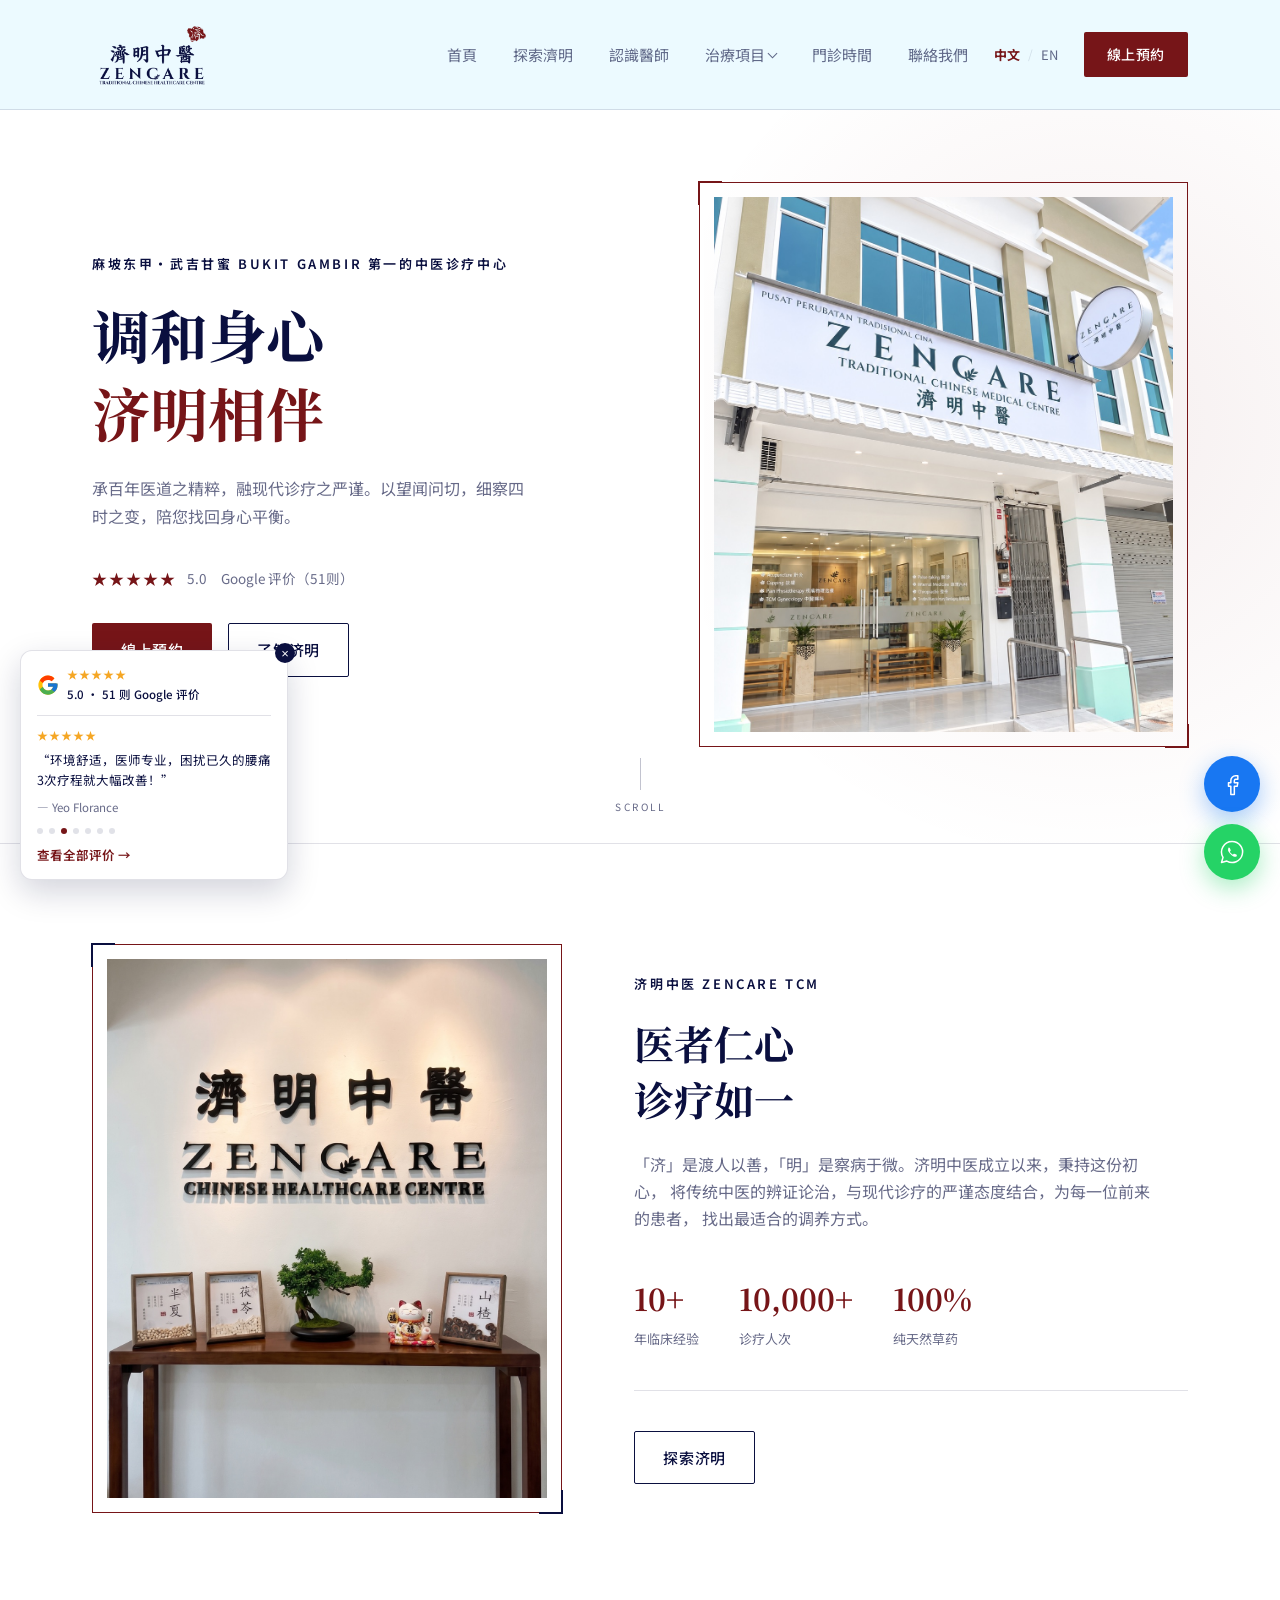
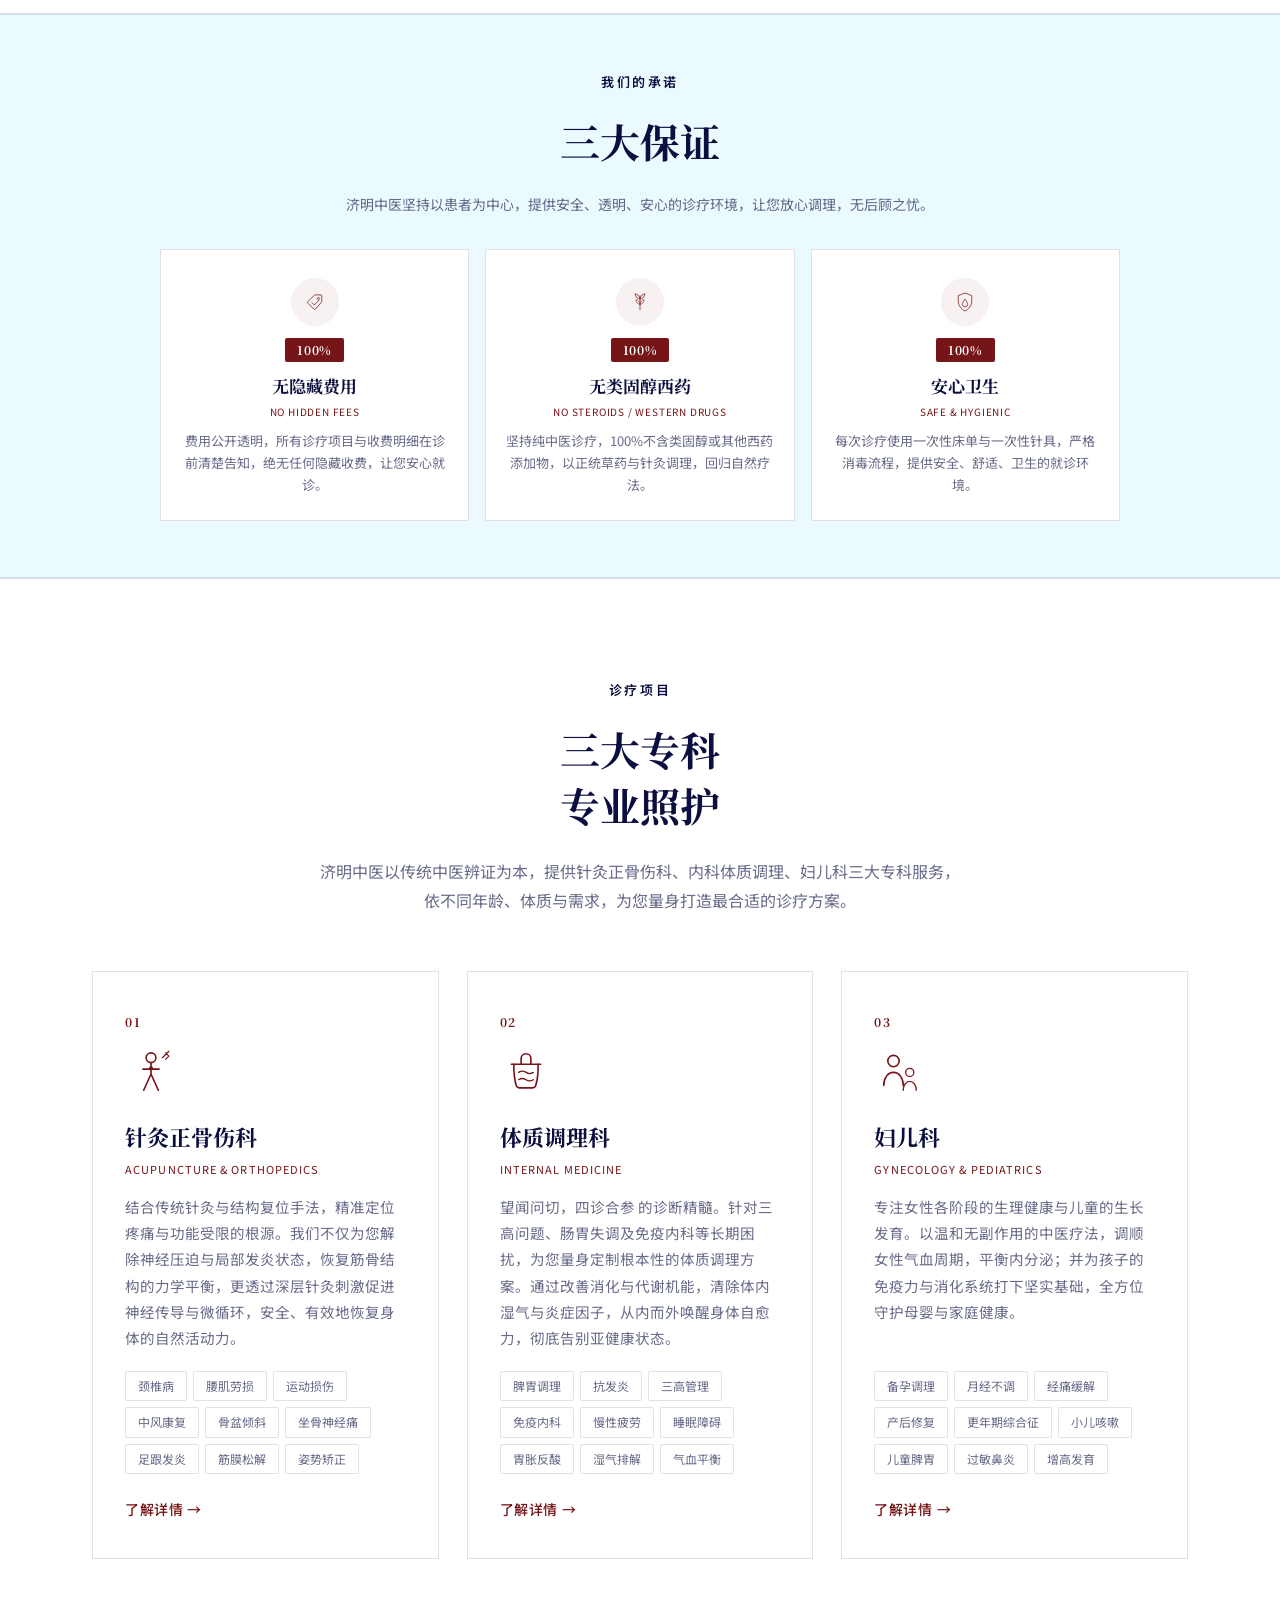
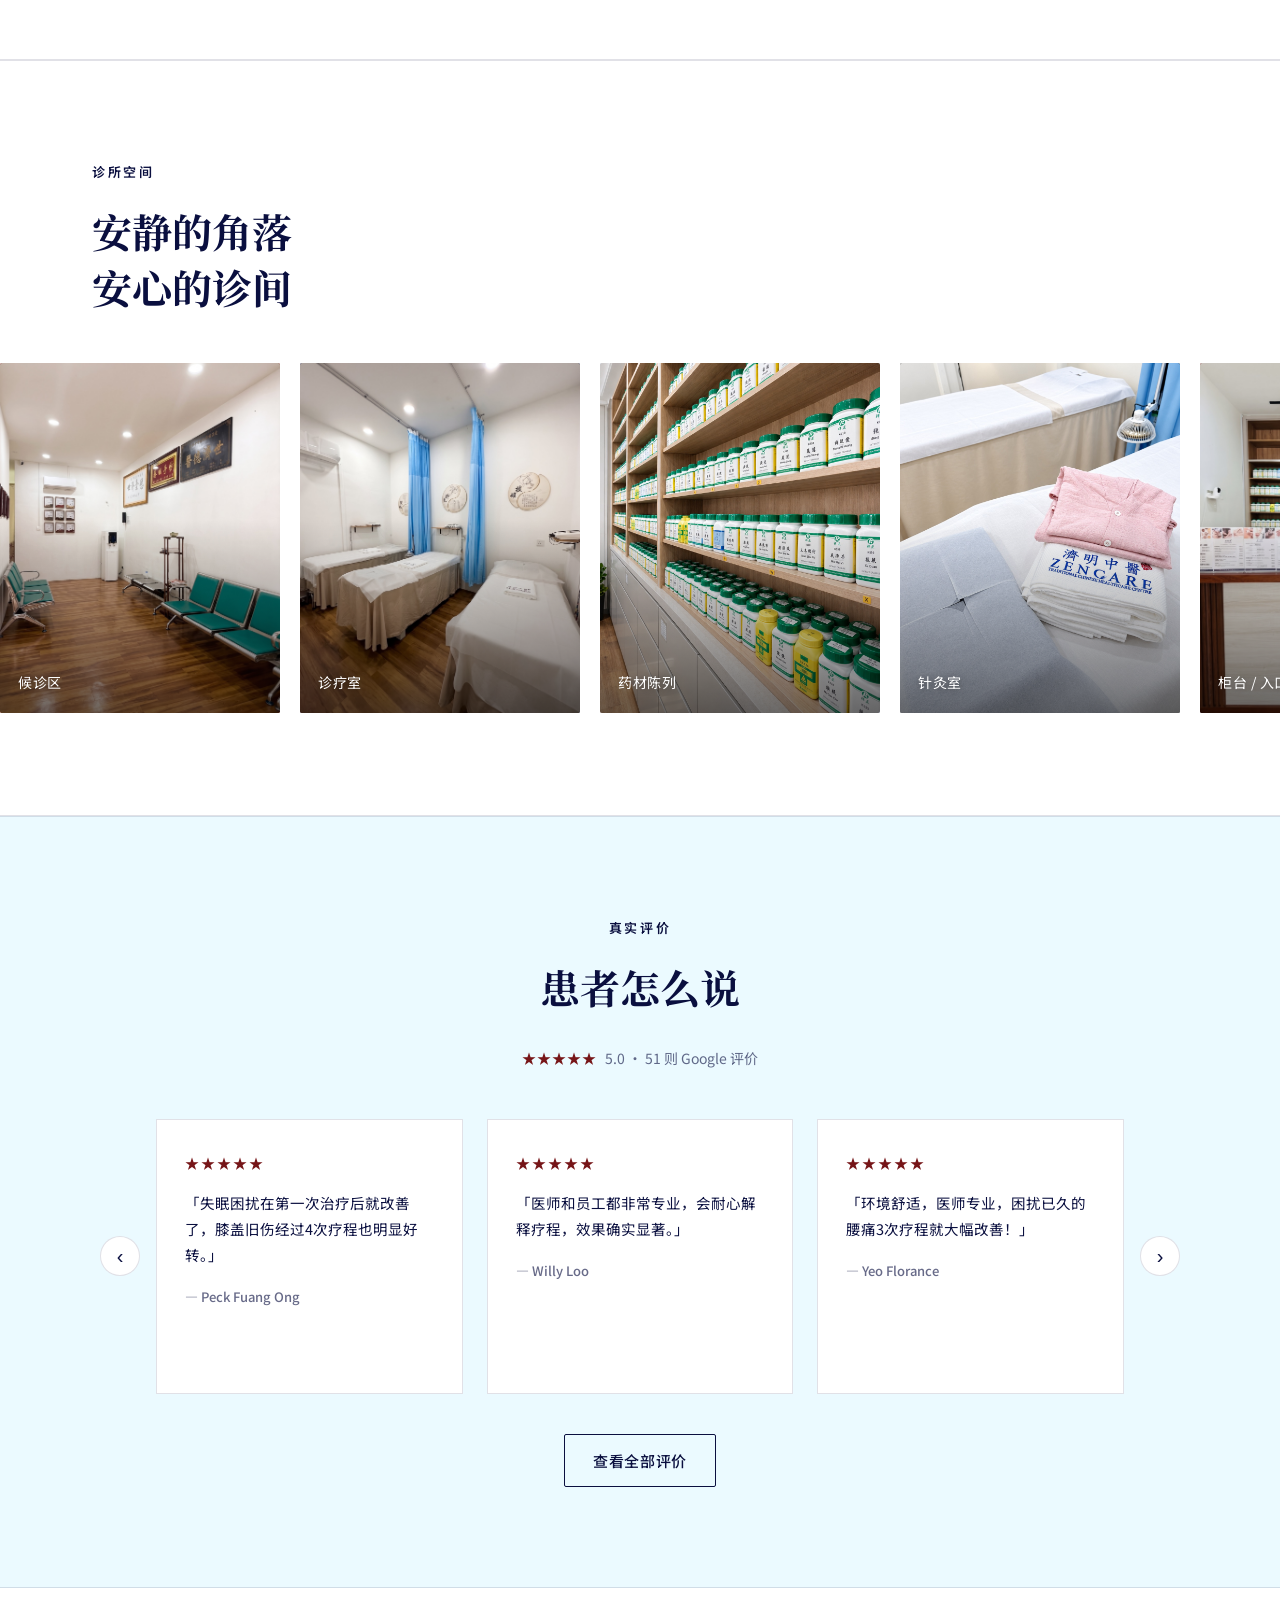
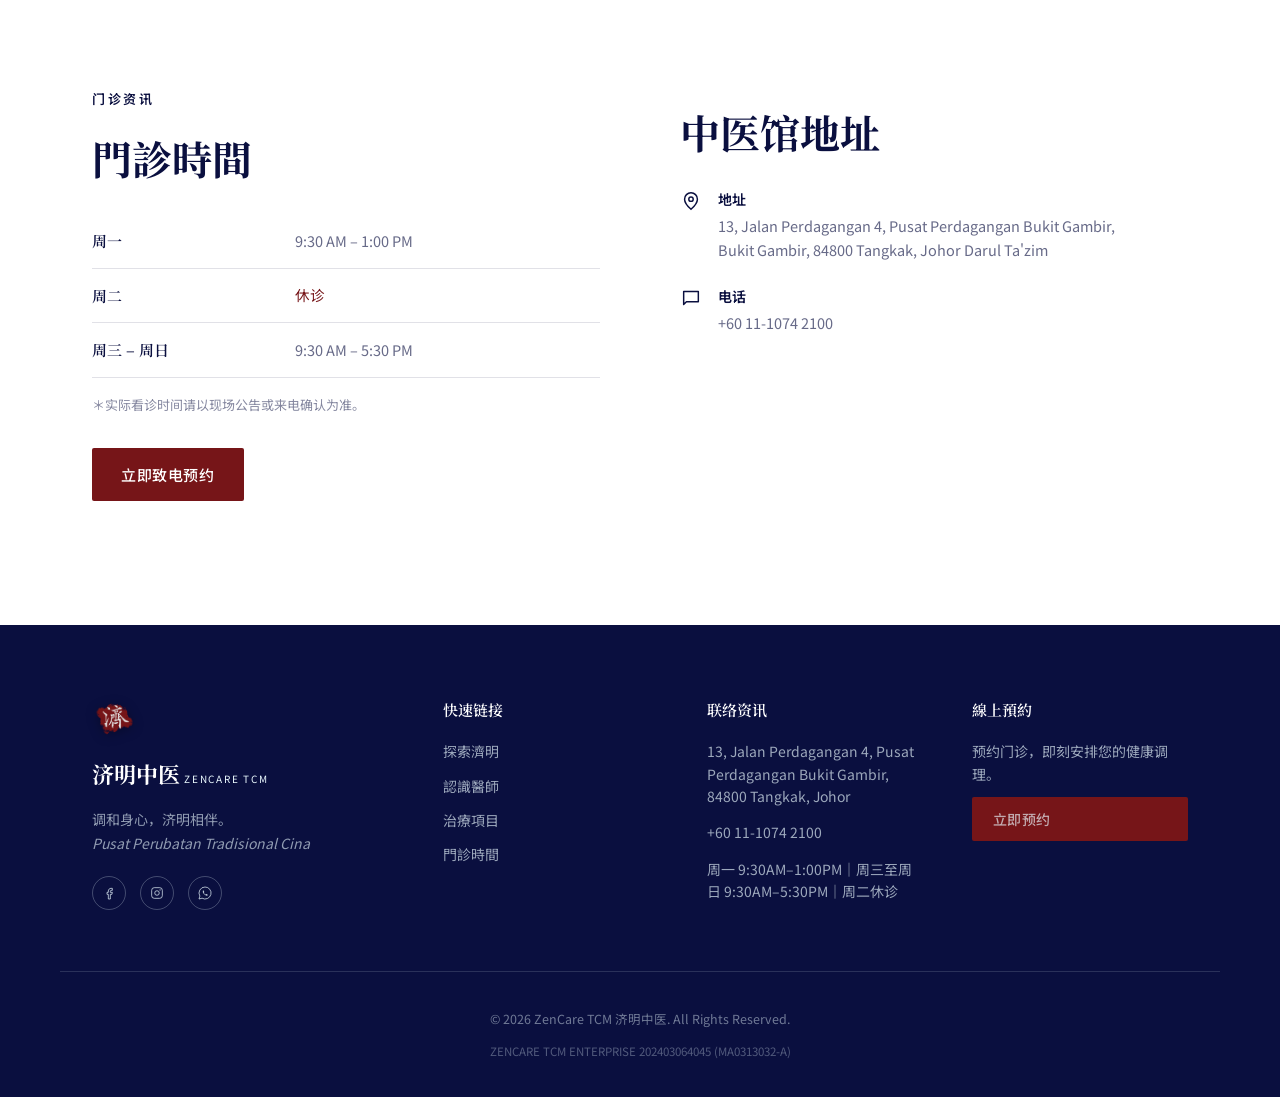
<file: index.html>
<!DOCTYPE html>
<html lang="zh-Hans"
      data-title-en="ZenCare TCM - Professional Traditional Chinese Medicine Clinic in Bukit Gambir"
      data-desc-en="ZenCare TCM — Harmonize Body & Mind. Professional Traditional Chinese Medicine clinic in Bukit Gambir, Tangkak, Johor, Malaysia.">
<head>
<!-- Google tag (gtag.js) -->
<script async src="https://www.googletagmanager.com/gtag/js?id=G-NS2G1R8FDT"></script>
<script>
  window.dataLayer = window.dataLayer || [];
  function gtag(){dataLayer.push(arguments);}
  gtag('js', new Date());

  gtag('config', 'G-NS2G1R8FDT');
</script>
<meta charset="UTF-8">
<meta name="viewport" content="width=device-width, initial-scale=1.0">
<title>Bukit Gambir 专业中医疼痛诊疗 - ZenCare TCM 济明中医诊所</title>
<meta name="description" content="位于 Bukit Gambir 的专业中医诊所，提供针灸正骨、内科体质调理、妇儿科等疼痛诊疗服务。5.0 分 Google 评价，传承医道，调和身心，济明相伴。">
<link rel="canonical" href="https://www.zencaretcm.com/">
<meta property="og:type" content="website">
<meta property="og:site_name" content="ZenCare TCM 济明中医">
<meta property="og:title" content="Bukit Gambir 专业中医疼痛诊疗 - ZenCare TCM 济明中医诊所">
<meta property="og:description" content="位于 Bukit Gambir 的专业中医诊所，提供针灸正骨、内科体质调理、妇儿科等疼痛诊疗服务。5.0 分 Google 评价，传承医道，调和身心，济明相伴。">
<meta property="og:url" content="https://www.zencaretcm.com/">
<meta property="og:image" content="https://www.zencaretcm.com/images/aboutzencare.jpeg">
<meta property="og:locale" content="zh_CN">
<meta property="og:locale:alternate" content="en_US">
<meta name="twitter:card" content="summary_large_image">
<meta name="twitter:title" content="Bukit Gambir 专业中医疼痛诊疗 - ZenCare TCM 济明中医诊所">
<meta name="twitter:description" content="位于 Bukit Gambir 的专业中医诊所，提供针灸正骨、内科体质调理、妇儿科等疼痛诊疗服务。5.0 分 Google 评价，传承医道，调和身心，济明相伴。">
<meta name="twitter:image" content="https://www.zencaretcm.com/images/aboutzencare.jpeg">

<link rel="preconnect" href="https://fonts.googleapis.com">
<link rel="preconnect" href="https://fonts.gstatic.com" crossorigin>
<link href="https://fonts.googleapis.com/css2?family=Noto+Serif+SC:wght@500;600;700&family=Noto+Sans+SC:wght@300;400;500;700&display=swap" rel="stylesheet">
<link rel="icon" type="image/png" href="images/logo-seal.png">
<link rel="stylesheet" href="styles.css">
<script type="application/ld+json">
{
  "@context": "https://schema.org",
  "@type": "MedicalClinic",
  "name": "ZenCare TCM 济明中医",
  "image": "https://www.zencaretcm.com/images/aboutzencare.jpeg",
  "url": "https://www.zencaretcm.com/",
  "telephone": "+601110742100",
  "priceRange": "$$",
  "address": {
    "@type": "PostalAddress",
    "streetAddress": "13, Jalan Perdagangan 4, Pusat Perdagangan Bukit Gambir",
    "addressLocality": "Bukit Gambir",
    "addressRegion": "Johor",
    "postalCode": "84800",
    "addressCountry": "MY"
  },
  "geo": {
    "@type": "GeoCoordinates",
    "latitude": 2.214636497765803,
    "longitude": 102.65730857458895
  },
  "openingHoursSpecification": [
    {
      "@type": "OpeningHoursSpecification",
      "dayOfWeek": "Monday",
      "opens": "09:30",
      "closes": "13:00"
    },
    {
      "@type": "OpeningHoursSpecification",
      "dayOfWeek": ["Wednesday", "Thursday", "Friday", "Saturday", "Sunday"],
      "opens": "09:30",
      "closes": "17:30"
    }
  ],
  "aggregateRating": {
    "@type": "AggregateRating",
    "ratingValue": "5.0",
    "reviewCount": "51"
  },
  "sameAs": [
    "https://www.facebook.com/profile.php?id=61554318343053"
  ]
}
</script>
</head>
<body>

<!-- ========== Header ========== -->
<header class="site-header" id="header">
  <div class="container header-inner">
    <a href="#top" class="logo">
      <img src="images/logo-full.png" alt="ZenCare TCM 济明中医" class="logo-img">
    </a>

    <nav class="main-nav" id="mainNav">
      <a href="#hero" data-i18n-zh>首頁</a>
      <a href="#hero" data-i18n-en hidden>Home</a>

      <a href="about.html" data-i18n-zh>探索濟明</a>
      <a href="about.html" data-i18n-en hidden>About Us</a>

      <a href="doctors.html" data-i18n-zh>認識醫師</a>
      <a href="doctors.html" data-i18n-en hidden>Our Practitioners</a>

      <div class="nav-dropdown">
        <a href="javascript:void(0)" data-i18n-zh>治療項目</a>
        <a href="javascript:void(0)" data-i18n-en hidden>Treatments</a>
        <div class="nav-dropdown-menu">
          <a href="acupuncture.html" data-i18n-zh>针灸正骨伤科</a>
          <a href="acupuncture.html" data-i18n-en hidden>Acupuncture &amp; Orthopedics</a>

          <a href="internal.html" data-i18n-zh>内科体质调理</a>
          <a href="internal.html" data-i18n-en hidden>Internal Medicine</a>

          <a href="gynecology.html" data-i18n-zh>妇儿科</a>
          <a href="gynecology.html" data-i18n-en hidden>Gynecology &amp; Pediatrics</a>
        </div>
      </div>

      <a href="#hours" data-i18n-zh>門診時間</a>
      <a href="#hours" data-i18n-en hidden>Hours</a>

      <a href="#contact" data-i18n-zh>聯絡我們</a>
      <a href="#contact" data-i18n-en hidden>Contact</a>
    </nav>

    <div class="lang-switch" id="langSwitch" role="group" aria-label="切换语言 / Language">
      <button type="button" class="lang-btn" data-lang-btn="zh" aria-pressed="true">中文</button>
      <span class="lang-sep" aria-hidden="true">/</span>
      <button type="button" class="lang-btn" data-lang-btn="en" aria-pressed="false">EN</button>
    </div>

    <a href="https://wa.me/601110742100?text=Hello%20ZenCare%20TCM!" class="btn btn-primary header-cta" target="_blank">
      <span data-i18n-zh>線上預約</span><span data-i18n-en hidden>Book Now</span>
    </a>

    <button class="nav-toggle" id="navToggle" aria-label="开启选单" aria-expanded="false">
      <span></span><span></span><span></span>
    </button>
  </div>
</header>

<!-- ========== Hero ========== -->
<section class="hero" id="hero">
  <div class="container hero-inner">
    <div class="hero-text">
      <p class="eyebrow" data-i18n-zh>麻坡东甲·武吉甘蜜 Bukit Gambir 第一的中医诊疗中心</p>
      <p class="eyebrow" data-i18n-en hidden>Tangkak, Bukit Gambir's Leading Traditional Chinese Medicine Clinic</p>

      <h1 class="hero-title" data-i18n-zh>
        调和身心<br>
        <span class="accent">济明相伴</span>
      </h1>
      <h1 class="hero-title" data-i18n-en hidden>
        Harmonize Body &amp; Mind<br>
        <span class="accent">ZenCare by Your Side</span>
      </h1>

      <p class="hero-sub" data-i18n-zh>承百年医道之精粹，融现代诊疗之严谨。以望闻问切，细察四时之变，陪您找回身心平衡。</p>
      <p class="hero-sub" data-i18n-en hidden>A century of traditional Chinese medicine, combined with modern care. We take the time to really listen and understand you — helping you feel balanced again, in body and mind.</p>

      <a href="https://www.google.com/maps/search/?api=1&query=ZenCare+TCM&query_place_id=ChIJVxS-WevP0R0ZGe6c3a2drd0" target="_blank" class="hero-rating" aria-label="Google评分 5.0分，共51则评论">
        <span class="rating-stars" aria-hidden="true">★★★★★</span>
        <span class="rating-text" data-i18n-zh>5.0　Google 评价（51则）</span>
        <span class="rating-text" data-i18n-en hidden>5.0 · 51 Google Reviews</span>
      </a>

      <div class="hero-actions">
        <a href="https://wa.me/601110742100?text=Hello%20ZenCare%20TCM!" class="btn btn-primary" target="_blank">
          <span data-i18n-zh>線上預約</span><span data-i18n-en hidden>Book Now</span>
        </a>
        <a href="#about" class="btn btn-outline">
          <span data-i18n-zh>了解济明</span><span data-i18n-en hidden>Learn More</span>
        </a>
      </div>
    </div>

    <div class="hero-media">
      <div class="hero-photo-frame">
        <img src="images/outlook.jpeg" alt="ZenCare TCM 济明中医诊所外观 Clinic Storefront" class="hero-photo-img">
      </div>
    </div>
  </div>

  <div class="hero-scroll-cue" aria-hidden="true">
    <span></span>
    <p>SCROLL</p>
  </div>
</section>

<!-- ========== About ========== -->
<section class="about" id="about">
  <div class="container about-inner">
    <div class="about-media">
      <div class="about-photo-frame">
        <img src="images/indoor.jpeg" alt="济明中医诊所内部 ZenCare TCM Clinic Interior" class="about-photo-img">
      </div>
    </div>

    <div class="about-text">
      <p class="eyebrow" data-i18n-zh>济明中医 ZenCare TCM</p>
      <p class="eyebrow" data-i18n-en hidden>ZenCare TCM</p>

      <h2 class="section-title" data-i18n-zh>医者仁心<br>诊疗如一</h2>
      <h2 class="section-title" data-i18n-en hidden>Compassionate Care<br>Consistent Excellence</h2>

      <p class="about-lead" data-i18n-zh>
        「济」是渡人以善，「明」是察病于微。济明中医成立以来，秉持这份初心，
        将传统中医的辨证论治，与现代诊疗的严谨态度结合，为每一位前来的患者，
        找出最适合的调养方式。
        <!-- PLACEHOLDER：此段为占位文字，待品牌指南资料补上后替换为正式品牌故事 -->
      </p>
      <p class="about-lead" data-i18n-en hidden>
        "Zen" means to help others with kindness; "Care" means to see illness clearly, even in its earliest signs.
        Since our founding, ZenCare TCM has held true to this belief — combining traditional TCM diagnosis with
        the rigor of modern clinical care to find the right path to wellness for every patient who walks through our doors.
      </p>

      <div class="about-stats">
        <div class="stat">
          <span class="stat-num">10+</span>
          <span class="stat-label" data-i18n-zh>年临床经验</span>
          <span class="stat-label" data-i18n-en hidden>Years of Experience</span>
        </div>
        <div class="stat">
          <span class="stat-num">10,000+</span>
          <span class="stat-label" data-i18n-zh>诊疗人次</span>
          <span class="stat-label" data-i18n-en hidden>Patients Treated</span>
        </div>
        <div class="stat">
          <span class="stat-num">100%</span>
          <span class="stat-label" data-i18n-zh>纯天然草药</span>
          <span class="stat-label" data-i18n-en hidden>Natural Herbal Medicine</span>
        </div>
      </div>

      <a href="about.html" class="btn btn-outline">
        <span data-i18n-zh>探索济明</span><span data-i18n-en hidden>Learn More</span>
      </a>

    </div>
  </div>
</section>

<!-- ========== 三大保证 ========== -->
<section class="guarantees" id="guarantees">
  <div class="container">
    <div class="guarantees-head">
      <p class="eyebrow" data-i18n-zh>我们的承诺</p>
      <p class="eyebrow" data-i18n-en hidden>Our Promise</p>

      <h2 class="section-title" data-i18n-zh>三大保证</h2>
      <h2 class="section-title" data-i18n-en hidden>Three Guarantees</h2>

      <p class="guarantees-lead" data-i18n-zh>济明中医坚持以患者为中心，提供安全、透明、安心的诊疗环境，让您放心调理，无后顾之忧。</p>
      <p class="guarantees-lead" data-i18n-en hidden>ZenCare TCM is committed to patient-centered care — a safe, transparent, reassuring environment so you can focus on healing with complete peace of mind.</p>
    </div>

    <div class="guarantees-grid">
      <div class="guarantee-card">
        <div class="guarantee-icon-wrap">
          <div class="guarantee-icon">
            <svg viewBox="0 0 64 64" fill="none">
              <path d="M14 30L30 14a4 4 0 013-1h15a2 2 0 012 2v15a4 4 0 01-1 3L34 50a4 4 0 01-6 0L14 36a4 4 0 010-6z" stroke="currentColor" stroke-width="2" stroke-linejoin="round"/>
              <circle cx="41" cy="23" r="3" stroke="currentColor" stroke-width="2"/>
              <path d="M24 34l6 6 12-12" stroke="currentColor" stroke-width="2" stroke-linecap="round" stroke-linejoin="round"/>
            </svg>
          </div>
        </div>
        <div class="guarantee-badge">100%</div>
        <h3 data-i18n-zh>无隐藏费用</h3>
        <h3 data-i18n-en hidden>No Hidden Fees</h3>
        <p class="guarantee-en" data-i18n-zh>No Hidden Fees</p>
        <p class="guarantee-desc" data-i18n-zh>费用公开透明，所有诊疗项目与收费明细在诊前清楚告知，绝无任何隐藏收费，让您安心就诊。</p>
        <p class="guarantee-desc" data-i18n-en hidden>All treatment costs and fees are clearly disclosed before your visit — no hidden charges, ever.</p>
      </div>

      <div class="guarantee-card">
        <div class="guarantee-icon-wrap">
          <div class="guarantee-icon">
            <svg viewBox="0 0 64 64" fill="none">
              <path d="M32 52V16" stroke="currentColor" stroke-width="2" stroke-linecap="round"/>
              <path d="M32 24c0-7 5-12 13-14-1 8-6 14-13 14z" stroke="currentColor" stroke-width="2" stroke-linejoin="round"/>
              <path d="M32 24c0-7-5-12-13-14 1 8 6 14 13 14z" stroke="currentColor" stroke-width="2" stroke-linejoin="round"/>
              <path d="M32 38c0-6 4-10 11-12-1 7-5 12-11 12z" stroke="currentColor" stroke-width="1.6" stroke-linejoin="round"/>
              <path d="M32 38c0-6-4-10-11-12 1 7 5 12 11 12z" stroke="currentColor" stroke-width="1.6" stroke-linejoin="round"/>
            </svg>
          </div>
        </div>
        <div class="guarantee-badge">100%</div>
        <h3 data-i18n-zh>无类固醇西药</h3>
        <h3 data-i18n-en hidden>No Steroids or Western Drugs</h3>
        <p class="guarantee-en" data-i18n-zh>No Steroids / Western Drugs</p>
        <p class="guarantee-desc" data-i18n-zh>坚持纯中医诊疗，100%不含类固醇或其他西药添加物，以正统草药与针灸调理，回归自然疗法。</p>
        <p class="guarantee-desc" data-i18n-en hidden>We practice authentic TCM only — 100% free of steroids or western drug additives. Herbal medicine and acupuncture, the natural way.</p>
      </div>

      <div class="guarantee-card">
        <div class="guarantee-icon-wrap">
          <div class="guarantee-icon">
            <svg viewBox="0 0 64 64" fill="none">
              <path d="M32 8l18 7v14c0 13-8 22-18 27C22 51 14 42 14 29V15l18-7z" stroke="currentColor" stroke-width="2" stroke-linejoin="round"/>
              <path d="M32 24c4 6 7 10 7 14a7 7 0 11-14 0c0-4 3-8 7-14z" stroke="currentColor" stroke-width="1.8" stroke-linejoin="round"/>
            </svg>
          </div>
        </div>
        <div class="guarantee-badge">100%</div>
        <h3 data-i18n-zh>安心卫生</h3>
        <h3 data-i18n-en hidden>Safe &amp; Hygienic</h3>
        <p class="guarantee-en" data-i18n-zh>Safe &amp; Hygienic</p>
        <p class="guarantee-desc" data-i18n-zh>每次诊疗使用一次性床单与一次性针具，严格消毒流程，提供安全、舒适、卫生的就诊环境。</p>
        <p class="guarantee-desc" data-i18n-en hidden>Single-use sheets and needles for every session, with strict sterilization protocols — a safe, comfortable, hygienic clinical environment.</p>
      </div>

    </div>
  </div>
</section>

<!-- ========== 三大核心服务 ========== -->

<section class="core-services" id="services">
  <div class="container">
    <div class="core-services-head">
      <p class="eyebrow" data-i18n-zh>诊疗项目</p>
      <p class="eyebrow" data-i18n-en hidden>Our Specialties</p>

      <h2 class="section-title" data-i18n-zh>三大专科<br>专业照护</h2>
      <h2 class="section-title" data-i18n-en hidden>Three Specialties<br>Dedicated Care</h2>

      <p class="core-services-lead" data-i18n-zh>济明中医以传统中医辨证为本，提供针灸正骨伤科、内科体质调理、妇儿科三大专科服务，依不同年龄、体质与需求，为您量身打造最合适的诊疗方案。</p>
      <p class="core-services-lead" data-i18n-en hidden>Grounded in classical TCM diagnosis, ZenCare TCM offers three core specialties — Acupuncture &amp; Orthopedics, Internal Medicine, and Gynecology &amp; Pediatrics — tailored to your age, constitution and needs.</p>
    </div>

    <div class="core-services-grid">

      <!-- 1. 针灸正骨伤科 -->
      <a href="acupuncture.html" class="core-service-card">

        <div class="core-service-badge">01</div>
        <div class="core-service-icon">
          <svg viewBox="0 0 64 64" fill="none">
            <circle cx="32" cy="12" r="6" stroke="currentColor" stroke-width="2"/>
            <path d="M32 18v14M22 26h20M32 32l-9 20M32 32l9 20" stroke="currentColor" stroke-width="2" stroke-linecap="round" stroke-linejoin="round"/>
            <circle cx="32" cy="25" r="2.5" fill="currentColor"/>
            <path d="M46 12l8-8M50 6l4 4M50 14l4-4" stroke="currentColor" stroke-width="1.4" stroke-linecap="round"/>
          </svg>
        </div>
        <h3 data-i18n-zh>针灸正骨伤科</h3>
        <h3 data-i18n-en hidden>Acupuncture &amp; Orthopedics</h3>
        <p class="core-service-en" data-i18n-zh>Acupuncture &amp; Orthopedics</p>
        <p class="core-service-desc" data-i18n-zh>结合传统针灸与结构复位手法，精准定位疼痛与功能受限的根源。我们不仅为您解除神经压迫与局部发炎状态，恢复筋骨结构的力学平衡，更透过深层针灸刺激促进神经传导与微循环，安全、有效地恢复身体的自然活动力。</p>
        <p class="core-service-desc" data-i18n-en hidden>Combining traditional acupuncture with structural realignment techniques to precisely locate the root of pain and restricted movement. We relieve nerve compression and localized inflammation, restore mechanical balance to bones and muscles, and stimulate nerve conduction and micro-circulation through deep acupuncture — safely and effectively restoring your body's natural mobility.</p>
        <ul class="core-service-conditions" data-i18n-zh>
          <li>颈椎病</li>
          <li>腰肌劳损</li>
          <li>运动损伤</li>
          <li>中风康复</li>
          <li>骨盆倾斜</li>
          <li>坐骨神经痛</li>
          <li>足跟发炎</li>
          <li>筋膜松解</li>
          <li>姿势矫正</li>
        </ul>
        <ul class="core-service-conditions" data-i18n-en hidden>
          <li>Cervical Spondylosis</li>
          <li>Lower Back Strain</li>
          <li>Sports Injuries</li>
          <li>Stroke Rehab</li>
          <li>Pelvic Tilt</li>
          <li>Sciatica</li>
          <li>Heel Inflammation</li>
          <li>Fascia Release</li>
          <li>Posture Correction</li>
        </ul>

        <span class="core-service-cta"><span data-i18n-zh>了解详情</span><span data-i18n-en hidden>Learn More</span> →</span>
      </a>

      <!-- 2. 内科体质调理 -->
      <a href="internal.html" class="core-service-card">

        <div class="core-service-badge">02</div>
        <div class="core-service-icon">
          <svg viewBox="0 0 64 64" fill="none">
            <path d="M14 20h36" stroke="currentColor" stroke-width="2" stroke-linecap="round"/>
            <path d="M17 20c0 14 1 20 3 26a4 4 0 004 3h16a4 4 0 004-3c2-6 3-12 3-26" stroke="currentColor" stroke-width="2" stroke-linecap="round" stroke-linejoin="round"/>
            <path d="M23 30c3-2 6-2 9 0s6 2 9 0" stroke="currentColor" stroke-width="1.6" stroke-linecap="round"/>
            <path d="M23 39c3-2 6-2 9 0s6 2 9 0" stroke="currentColor" stroke-width="1.6" stroke-linecap="round"/>
            <path d="M26 20V13a6 6 0 0112 0v7" stroke="currentColor" stroke-width="2" stroke-linecap="round"/>
          </svg>
        </div>
        <h3 data-i18n-zh>体质调理科</h3>
        <h3 data-i18n-en hidden>Internal Medicine</h3>
        <p class="core-service-en" data-i18n-zh>Internal Medicine</p>
        <p class="core-service-desc" data-i18n-zh>望闻问切，四诊合参 的诊断精髓。针对三高问题、肠胃失调及免疫内科等长期困扰，为您量身定制根本性的体质调理方案。通过改善消化与代谢机能，清除体内湿气与炎症因子，从内而外唤醒身体自愈力，彻底告别亚健康状态。</p>
        <p class="core-service-desc" data-i18n-en hidden>Rooted in the four diagnostic methods — observation, listening, inquiry and pulse-taking. For chronic concerns like hypertension, diabetes, digestive imbalance and immune issues, we design a root-cause constitutional treatment plan. By improving digestion and metabolism and clearing dampness and inflammation, we awaken your body's self-healing ability from within.</p>
        <ul class="core-service-conditions" data-i18n-zh>
          <li>脾胃调理</li>
          <li>抗发炎</li>
          <li>三高管理</li>
          <li>免疫内科</li>
          <li>慢性疲劳</li>
          <li>睡眠障碍</li>
          <li>胃胀反酸</li>
          <li>湿气排解</li>
          <li>气血平衡</li>
        </ul>
        <ul class="core-service-conditions" data-i18n-en hidden>
          <li>Digestive Care</li>
          <li>Anti-Inflammatory</li>
          <li>Hypertension &amp; Diabetes</li>
          <li>Immune Support</li>
          <li>Chronic Fatigue</li>
          <li>Sleep Disorders</li>
          <li>Bloating &amp; Reflux</li>
          <li>Dampness Removal</li>
          <li>Qi &amp; Blood Balance</li>
        </ul>

        <span class="core-service-cta"><span data-i18n-zh>了解详情</span><span data-i18n-en hidden>Learn More</span> →</span>
      </a>

      <!-- 3. 妇儿科 -->
      <a href="gynecology.html" class="core-service-card">

        <div class="core-service-badge">03</div>
        <div class="core-service-icon">
          <svg viewBox="0 0 64 64" fill="none">
            <circle cx="24" cy="16" r="7" stroke="currentColor" stroke-width="2"/>
            <path d="M12 46c0-9 5-16 12-16s12 7 12 16" stroke="currentColor" stroke-width="2" stroke-linecap="round"/>
            <circle cx="44" cy="30" r="5" stroke="currentColor" stroke-width="1.6"/>
            <path d="M36 52c0-6 3.5-11 8-11s8 5 8 11" stroke="currentColor" stroke-width="1.6" stroke-linecap="round"/>
          </svg>
        </div>
        <h3 data-i18n-zh>妇儿科</h3>
        <h3 data-i18n-en hidden>Gynecology &amp; Pediatrics</h3>
        <p class="core-service-en" data-i18n-zh>Gynecology &amp; Pediatrics</p>
        <p class="core-service-desc" data-i18n-zh>专注女性各阶段的生理健康与儿童的生长发育。以温和无副作用的中医疗法，调顺女性气血周期，平衡内分泌；并为孩子的免疫力与消化系统打下坚实基础，全方位守护母婴与家庭健康。</p>
        <p class="core-service-desc" data-i18n-en hidden>Dedicated to women's health at every life stage and children's healthy growth. Gentle, side-effect-free TCM therapies regulate the menstrual cycle and balance hormones, while building a strong foundation for children's immunity and digestion.</p>
        <ul class="core-service-conditions" data-i18n-zh>
          <li>备孕调理</li>
          <li>月经不调</li>
          <li>经痛缓解</li>
          <li>产后修复</li>
          <li>更年期综合征</li>
          <li>小儿咳嗽</li>
          <li>儿童脾胃</li>
          <li>过敏鼻炎</li>
          <li>增高发育</li>
        </ul>
        <ul class="core-service-conditions" data-i18n-en hidden>
          <li>Pre-Pregnancy Care</li>
          <li>Irregular Periods</li>
          <li>Period Pain Relief</li>
          <li>Postpartum Recovery</li>
          <li>Menopause Syndrome</li>
          <li>Children's Cough</li>
          <li>Children's Digestion</li>
          <li>Allergic Rhinitis</li>
          <li>Growth &amp; Development</li>
        </ul>

        <span class="core-service-cta"><span data-i18n-zh>了解详情</span><span data-i18n-en hidden>Learn More</span> →</span>
      </a>

    </div>
  </div>
</section>



<!-- ========== Gallery ========== -->
<section class="gallery" id="gallery">
  <div class="gallery-head container">
    <p class="eyebrow" data-i18n-zh>诊所空间</p>
    <p class="eyebrow" data-i18n-en hidden>Our Clinic</p>

    <h2 class="section-title" data-i18n-zh>安静的角落<br>安心的诊间</h2>
    <h2 class="section-title" data-i18n-en hidden>A Quiet Corner<br>A Space You Can Trust</h2>
  </div>

  <div class="gallery-track" id="galleryTrack">
    <div class="gallery-item">
      <div class="gallery-photo ph-1">
        <img src="images/waitingarea.jpeg" alt="候诊区 Waiting Area">
        <span data-i18n-zh>候诊区</span><span data-i18n-en hidden>Waiting Area</span>
      </div>
    </div>
    <div class="gallery-item">
      <div class="gallery-photo ph-2">
        <img src="images/room.jpeg" alt="诊疗室 Treatment Room">
        <span data-i18n-zh>诊疗室</span><span data-i18n-en hidden>Treatment Room</span>
      </div>
    </div>
    <div class="gallery-item">
      <div class="gallery-photo ph-3">
        <img src="images/medicine.jpeg" alt="药材陈列 Herbal Display">
        <span data-i18n-zh>药材陈列</span><span data-i18n-en hidden>Herbal Display</span>
      </div>
    </div>
    <div class="gallery-item">
      <div class="gallery-photo ph-4">
        <img src="images/bed.jpeg" alt="针灸室 Acupuncture Room">
        <span data-i18n-zh>针灸室</span><span data-i18n-en hidden>Acupuncture Room</span>
      </div>
    </div>
    <div class="gallery-item">
      <div class="gallery-photo ph-5">
        <img src="images/counter.jpeg" alt="柜台 / 入口 Reception / Entrance">
        <span data-i18n-zh>柜台 / 入口</span><span data-i18n-en hidden>Reception / Entrance</span>
      </div>
    </div>
  </div>
</section>

<!-- ========== Testimonials ========== -->
<section class="testimonials" id="testimonials">
  <div class="container">
    <div class="testimonials-head">
      <p class="eyebrow" data-i18n-zh>真实评价</p>
      <p class="eyebrow" data-i18n-en hidden>Real Reviews</p>
      <h2 class="section-title" data-i18n-zh>患者怎么说</h2>
      <h2 class="section-title" data-i18n-en hidden>What Our Patients Say</h2>
      <a href="https://www.google.com/maps/search/?api=1&query=ZenCare+TCM&query_place_id=ChIJVxS-WevP0R0ZGe6c3a2drd0" target="_blank" class="testimonials-rating">
        <span class="rating-stars" aria-hidden="true">★★★★★</span>
        <span data-i18n-zh>5.0 · 51 则 Google 评价</span>
        <span data-i18n-en hidden>5.0 · 51 Google Reviews</span>
      </a>
    </div>

    <div class="testimonials-carousel">
      <button type="button" class="testimonials-nav prev" id="testimonialsPrev" aria-label="Previous reviews">‹</button>

      <div class="testimonials-track" id="testimonialsTrack">
        <div class="testimonial-card">
          <p class="testimonial-stars" aria-hidden="true">★★★★★</p>
          <p class="testimonial-text" data-i18n-zh>「失眠困扰在第一次治疗后就改善了，膝盖旧伤经过4次疗程也明显好转。」</p>
          <p class="testimonial-text" data-i18n-en hidden>"My insomnia improved after just one treatment, and my old knee injury noticeably improved after 4 sessions."</p>
          <p class="testimonial-author">— Peck Fuang Ong</p>
        </div>

        <div class="testimonial-card">
          <p class="testimonial-stars" aria-hidden="true">★★★★★</p>
          <p class="testimonial-text" data-i18n-zh>「医师和员工都非常专业，会耐心解释疗程，效果确实显著。」</p>
          <p class="testimonial-text" data-i18n-en hidden>"Very professional — the doctors take time to explain everything clearly, and the results have been truly effective."</p>
          <p class="testimonial-author">— Willy Loo</p>
        </div>

        <div class="testimonial-card">
          <p class="testimonial-stars" aria-hidden="true">★★★★★</p>
          <p class="testimonial-text" data-i18n-zh>「环境舒适，医师专业，困扰已久的腰痛3次疗程就大幅改善！」</p>
          <p class="testimonial-text" data-i18n-en hidden>"Great environment, very professional physician — my chronic back pain improved within just 3 sessions!"</p>
          <p class="testimonial-author">— Yeo Florance</p>
        </div>

        <div class="testimonial-card">
          <p class="testimonial-stars" aria-hidden="true">★★★★★</p>
          <p class="testimonial-text" data-i18n-zh>「员工亲切细心，环境舒适放松，针灸配合中药调理几次疗程就有明显改善。」</p>
          <p class="testimonial-text" data-i18n-en hidden>"Friendly, attentive staff in a calming environment — I saw real improvement after just a few sessions of acupuncture and herbal treatment."</p>
          <p class="testimonial-author">— Cynthia Kuek</p>
        </div>

        <div class="testimonial-card">
          <p class="testimonial-stars" aria-hidden="true">★★★★★</p>
          <p class="testimonial-text" data-i18n-zh>「全家人都在这里看诊，效果很好，医师和员工都非常棒。」</p>
          <p class="testimonial-text" data-i18n-en hidden>"My whole family has been treated here — very effective, and the doctor and staff are excellent."</p>
          <p class="testimonial-author">— Muhibah</p>
        </div>

        <div class="testimonial-card">
          <p class="testimonial-stars" aria-hidden="true">★★★★★</p>
          <p class="testimonial-text" data-i18n-zh>「我和爸爸都在这里接受了很好的治疗，我原本颈椎有问题、左手发麻，吴医师大大改善了我的状况，非常专业的中医诊所！」</p>
          <p class="testimonial-text" data-i18n-en hidden>"Me and my dad received well treatment here, I have neck spine problem and numb of my left hand. Dr Goh helped relieve my neck spine problem a lot. Good TCM clinic, doctor is very professional 👍"</p>
          <p class="testimonial-author">— Huey Xie</p>
        </div>

        <div class="testimonial-card">
          <p class="testimonial-stars" aria-hidden="true">★★★★★</p>
          <p class="testimonial-text" data-i18n-zh>「John医师和Ashley医师的医疗服务非常出色！之前看了好几位中医师效果都不明显，来到这里后困扰已久的腰痛终于得到改善，非常感谢他们的专业治疗！」</p>
          <p class="testimonial-text" data-i18n-en hidden>"Excellent medical service by Dr. John and Dr. Ashley! They successfully helped resolve my backache after I had visited several TCM practitioners without much improvement. I'm very grateful for their professional treatment. Keep up the great work! 👍"</p>
          <p class="testimonial-author">— Leo</p>
        </div>
      </div>

      <button type="button" class="testimonials-nav next" id="testimonialsNext" aria-label="Next reviews">›</button>
    </div>

    <a href="https://www.google.com/maps/search/?api=1&query=ZenCare+TCM&query_place_id=ChIJVxS-WevP0R0ZGe6c3a2drd0" target="_blank" class="btn btn-outline testimonials-more">
      <span data-i18n-zh>查看全部评价</span><span data-i18n-en hidden>See All Reviews</span>
    </a>
  </div>
</section>

<!-- ========== Hours & Location ========== -->
<section class="hours" id="hours">
  <div class="container hours-inner">
    <div class="hours-panel">
      <p class="eyebrow" data-i18n-zh>门诊资讯</p>
      <p class="eyebrow" data-i18n-en hidden>Clinic Info</p>

      <h2 class="section-title" data-i18n-zh>門診時間</h2>
      <h2 class="section-title" data-i18n-en hidden>Opening Hours</h2>

      <table class="hours-table">
        <tbody>
          <tr>
            <th><span data-i18n-zh>周一</span><span data-i18n-en hidden>Monday</span></th>
            <td>9:30 AM – 1:00 PM</td>
          </tr>
          <tr>
            <th><span data-i18n-zh>周二</span><span data-i18n-en hidden>Tuesday</span></th>
            <td class="closed"><span data-i18n-zh>休诊</span><span data-i18n-en hidden>Closed</span></td>
          </tr>
          <tr>
            <th><span data-i18n-zh>周三 – 周日</span><span data-i18n-en hidden>Wed – Sun</span></th>
            <td>9:30 AM – 5:30 PM</td>
          </tr>
        </tbody>
      </table>
      <p class="hours-note" data-i18n-zh>＊实际看诊时间请以现场公告或来电确认为准。</p>
      <p class="hours-note" data-i18n-en hidden>*Please call ahead or check on-site notices to confirm actual clinic hours.</p>

      <a href="tel:+601110742100" class="btn btn-primary">
        <span data-i18n-zh>立即致电预约</span><span data-i18n-en hidden>Call to Book</span>
      </a>
    </div>

    <div class="location-panel">
      <h2 class="section-title" data-i18n-zh>中医馆地址</h2>
      <h2 class="section-title" data-i18n-en hidden>Our Location</h2>

      <ul class="transit-list">
        <li>
          <span class="transit-icon" aria-hidden="true">
            <svg viewBox="0 0 24 24" fill="none"><path d="M12 21s-7-6.2-7-11a7 7 0 1114 0c0 4.8-7 11-7 11z" stroke="currentColor" stroke-width="1.6"/><circle cx="12" cy="10" r="2.4" stroke="currentColor" stroke-width="1.6"/></svg>
          </span>
          <div>
            <strong data-i18n-zh>地址</strong>
            <strong data-i18n-en hidden>Address</strong>
            <p>13, Jalan Perdagangan 4, Pusat Perdagangan Bukit Gambir,<br>Bukit Gambir, 84800 Tangkak, Johor Darul Ta'zim</p>
          </div>
        </li>
        <li>
          <span class="transit-icon" aria-hidden="true">
            <svg viewBox="0 0 24 24" fill="none"><path d="M4 5h16v11H7l-3 3V5z" stroke="currentColor" stroke-width="1.6" stroke-linejoin="round"/></svg>
          </span>
          <div>
            <strong data-i18n-zh>电话</strong>
            <strong data-i18n-en hidden>Phone</strong>
            <p><a href="tel:+601110742100">+60 11-1074 2100</a></p>
          </div>
        </li>
      </ul>

      <div class="map-embed">
        <iframe
          src="https://www.google.com/maps/embed?pb=!1m18!1m12!1m3!1d3986.838235050947!2d102.65730857458895!3d2.214636497765803!2m3!1f0!2f0!3f0!3m2!1i1024!2i768!4f13.1!3m3!1m2!1s0x31d1cfeb59be5417%3A0xddaf9daddd9cec19!2z5qe_5a6B5Lit5Yy76K-K5omAIFplbkNhcmUgVENNIChUcmFkaXRpb25hbCBDaGluZXNlIE1lZGljYWwgQ2VudHJlKQ!5e0!3m2!1sen!2sus!4v1784045093461!5m2!1sen!2sus"
          width="100%" height="100%" style="border:0;" allowfullscreen="" loading="lazy"
          referrerpolicy="strict-origin-when-cross-origin" title="ZenCare TCM 济明中医 Location Map">
        </iframe>
      </div>
    </div>
  </div>
</section>

<!-- ========== Footer ========== -->
<footer class="site-footer" id="contact">
  <div class="container footer-inner">
    <div class="footer-brand">
      <img src="images/logo-seal.png" alt="济明中医 印 ZenCare TCM Seal" class="footer-seal">
      <span class="logo-cn footer-logo-cn">济明中医</span>
      <span class="logo-en footer-logo-en">ZENCARE TCM</span>
      <p class="footer-tagline" data-i18n-zh>调和身心，济明相伴。<br><em>Pusat Perubatan Tradisional Cina</em></p>
      <p class="footer-tagline" data-i18n-en hidden>Harmonize Body &amp; Mind, ZenCare by Your Side.<br><em>Pusat Perubatan Tradisional Cina</em></p>
      <div class="footer-social">
        <a href="https://www.facebook.com/profile.php?id=61554318343053" target="_blank" aria-label="Facebook">
          <svg viewBox="0 0 24 24" fill="none"><path d="M15 8h2V5h-2c-2.2 0-4 1.8-4 4v2H9v3h2v7h3v-7h2.4l.6-3H14v-1.5c0-.6.4-1.5 1-1.5z" stroke="currentColor" stroke-width="1.3" stroke-linejoin="round"/></svg>
        </a>
        <a href="#" aria-label="Instagram">
          <svg viewBox="0 0 24 24" fill="none"><rect x="4" y="4" width="16" height="16" rx="4" stroke="currentColor" stroke-width="1.3"/><circle cx="12" cy="12" r="3.4" stroke="currentColor" stroke-width="1.3"/><circle cx="16.6" cy="7.4" r="0.9" fill="currentColor"/></svg>
        </a>
        <a href="https://wa.me/601110742100?text=Hello%20ZenCare%20TCM!" aria-label="WhatsApp">
          <svg viewBox="0 0 24 24" fill="none"><path d="M12 3a9 9 0 00-7.7 13.6L3 21l4.6-1.2A9 9 0 1012 3z" stroke="currentColor" stroke-width="1.3" stroke-linejoin="round"/><path d="M8.5 8.8c.2-.5.4-.5.7-.5h.5c.2 0 .4 0 .5.4l.7 1.7c.1.2 0 .4-.1.5l-.5.6c-.1.2-.1.3 0 .5.4.7 1.4 1.7 2.1 2.1.2.1.3.1.5 0l.6-.5c.1-.1.3-.2.5-.1l1.7.7c.3.1.4.3.4.5v.5c0 .3 0 .5-.5.7-1 .4-2.3 0-3.9-1.2-1.3-1-2.2-2.1-2.7-3.1-.5-1-.5-2 0-2.8z" fill="currentColor"/></svg>
        </a>
      </div>
    </div>

    <div class="footer-col">
      <h4 data-i18n-zh>快速链接</h4>
      <h4 data-i18n-en hidden>Quick Links</h4>
      <a href="about.html" data-i18n-zh>探索濟明</a>
      <a href="about.html" data-i18n-en hidden>About Us</a>
      <a href="doctors.html" data-i18n-zh>認識醫師</a>
      <a href="doctors.html" data-i18n-en hidden>Our Practitioners</a>
      <a href="acupuncture.html" data-i18n-zh>治療項目</a>
      <a href="acupuncture.html" data-i18n-en hidden>Treatments</a>
      <a href="#hours" data-i18n-zh>門診時間</a>
      <a href="#hours" data-i18n-en hidden>Hours</a>
    </div>

    <div class="footer-col">
      <h4 data-i18n-zh>联络资讯</h4>
      <h4 data-i18n-en hidden>Contact Info</h4>
      <p>13, Jalan Perdagangan 4, Pusat Perdagangan Bukit Gambir, 84800 Tangkak, Johor</p>
      <p><a href="tel:+601110742100">+60 11-1074 2100</a></p>
      <p data-i18n-zh>周一 9:30AM–1:00PM｜周三至周日 9:30AM–5:30PM｜周二休诊</p>
      <p data-i18n-en hidden>Mon 9:30AM–1:00PM｜Wed–Sun 9:30AM–5:30PM｜Closed Tue</p>
    </div>

    <div class="footer-col">
      <h4 data-i18n-zh>線上預約</h4>
      <h4 data-i18n-en hidden>Book Online</h4>
      <p class="footer-cta-text" data-i18n-zh>预约门诊，即刻安排您的健康调理。</p>
      <p class="footer-cta-text" data-i18n-en hidden>Book your appointment today and start your journey to better health.</p>
      <a href="https://wa.me/601110742100?text=Hello%20ZenCare%20TCM!" class="btn btn-primary" target="_blank">
        <span data-i18n-zh>立即预约</span><span data-i18n-en hidden>Book Now</span>
      </a>
    </div>
  </div>

  <div class="footer-bottom container">
    <p>© 2026 ZenCare TCM 济明中医. All Rights Reserved.</p>
    <p class="footer-reg">ZENCARE TCM ENTERPRISE 202403064045 (MA0313032-A)</p>
  </div>
</footer>

<!-- ========== Floating Social Buttons ========== -->
<div class="social-float-group">
  <a href="https://www.facebook.com/profile.php?id=61554318343053" target="_blank" rel="noopener" class="social-float fb-float" aria-label="Facebook">
    <svg viewBox="0 0 24 24" fill="none"><path d="M15 8h2V5h-2c-2.2 0-4 1.8-4 4v2H9v3h2v7h3v-7h2.4l.6-3H14v-1.5c0-.6.4-1.5 1-1.5z" stroke="currentColor" stroke-width="1.3" stroke-linejoin="round"/></svg>
  </a>
  <a href="https://wa.me/601110742100?text=Hello%20ZenCare%20TCM!" target="_blank" rel="noopener" class="social-float whatsapp-float" aria-label="WhatsApp">
    <svg viewBox="0 0 24 24" fill="none"><path d="M12 3a9 9 0 00-7.7 13.6L3 21l4.6-1.2A9 9 0 1012 3z" stroke="currentColor" stroke-width="1.3" stroke-linejoin="round"/><path d="M8.5 8.8c.2-.5.4-.5.7-.5h.5c.2 0 .4 0 .5.4l.7 1.7c.1.2 0 .4-.1.5l-.5.6c-.1.2-.1.3 0 .5.4.7 1.4 1.7 2.1 2.1.2.1.3.1.5 0l.6-.5c.1-.1.3-.2.5-.1l1.7.7c.3.1.4.3.4.5v.5c0 .3 0 .5-.5.7-1 .4-2.3 0-3.9-1.2-1.3-1-2.2-2.1-2.7-3.1-.5-1-.5-2 0-2.8z" fill="currentColor"/></svg>
  </a>
</div>

<!-- ========== Floating Google Review ========== -->
<div class="google-review-float" id="googleReviewFloat">
  <button type="button" class="grf-close" id="grfClose" aria-label="Close">×</button>

  <div class="grf-head">
    <span class="grf-icon" aria-hidden="true">
      <svg viewBox="0 0 48 48"><path fill="#FFC107" d="M43.6 20.5H42V20H24v8h11.3c-1.6 4.7-6.1 8-11.3 8-6.6 0-12-5.4-12-12s5.4-12 12-12c3.1 0 5.8 1.1 8 3l6-6C34.5 5.1 29.6 3 24 3 12.4 3 3 12.4 3 24s9.4 21 21 21 21-9.4 21-21c0-1.2-.1-2.4-.4-3.5z"/><path fill="#FF3D00" d="M6.3 14.7l6.6 4.8C14.6 15.7 18.9 13 24 13c3.1 0 5.8 1.1 8 3l6-6C34.5 5.1 29.6 3 24 3 16.1 3 9.2 7.4 6.3 14.7z"/><path fill="#4CAF50" d="M24 45c5.5 0 10.4-2.1 14.2-5.6l-6.6-5.6C29.6 35.4 27 36 24 36c-5.2 0-9.6-3.3-11.3-8l-6.6 5.1C9.1 40.5 16 45 24 45z"/><path fill="#1976D2" d="M43.6 20.5H42V20H24v8h11.3c-.8 2.3-2.2 4.3-4.1 5.8l6.6 5.6C41.9 36.6 45 30.8 45 24c0-1.2-.1-2.4-.4-3.5z"/></svg>
    </span>
    <span class="grf-rating">
      <span class="grf-stars" aria-hidden="true">★★★★★</span>
      <span class="grf-text" data-i18n-zh>5.0 · 51 则 Google 评价</span>
      <span class="grf-text" data-i18n-en hidden>5.0 · 51 Google Reviews</span>
    </span>
  </div>

  <div class="grf-quote">
    <p class="grf-quote-stars" aria-hidden="true">★★★★★</p>
    <p class="grf-quote-text" id="grfQuoteText"></p>
    <p class="grf-quote-author" id="grfQuoteAuthor"></p>
  </div>

  <div class="grf-dots" id="grfDots" role="tablist" aria-label="评价切换"></div>

  <a href="https://www.google.com/maps/search/?api=1&query=ZenCare+TCM&query_place_id=ChIJVxS-WevP0R0ZGe6c3a2drd0" target="_blank" rel="noopener" class="grf-link" data-i18n-zh>查看全部评价 →</a>
  <a href="https://www.google.com/maps/search/?api=1&query=ZenCare+TCM&query_place_id=ChIJVxS-WevP0R0ZGe6c3a2drd0" target="_blank" rel="noopener" class="grf-link" data-i18n-en hidden>See all reviews →</a>
</div>

<script src="script.js"></script>
</body>
</html>
</file>
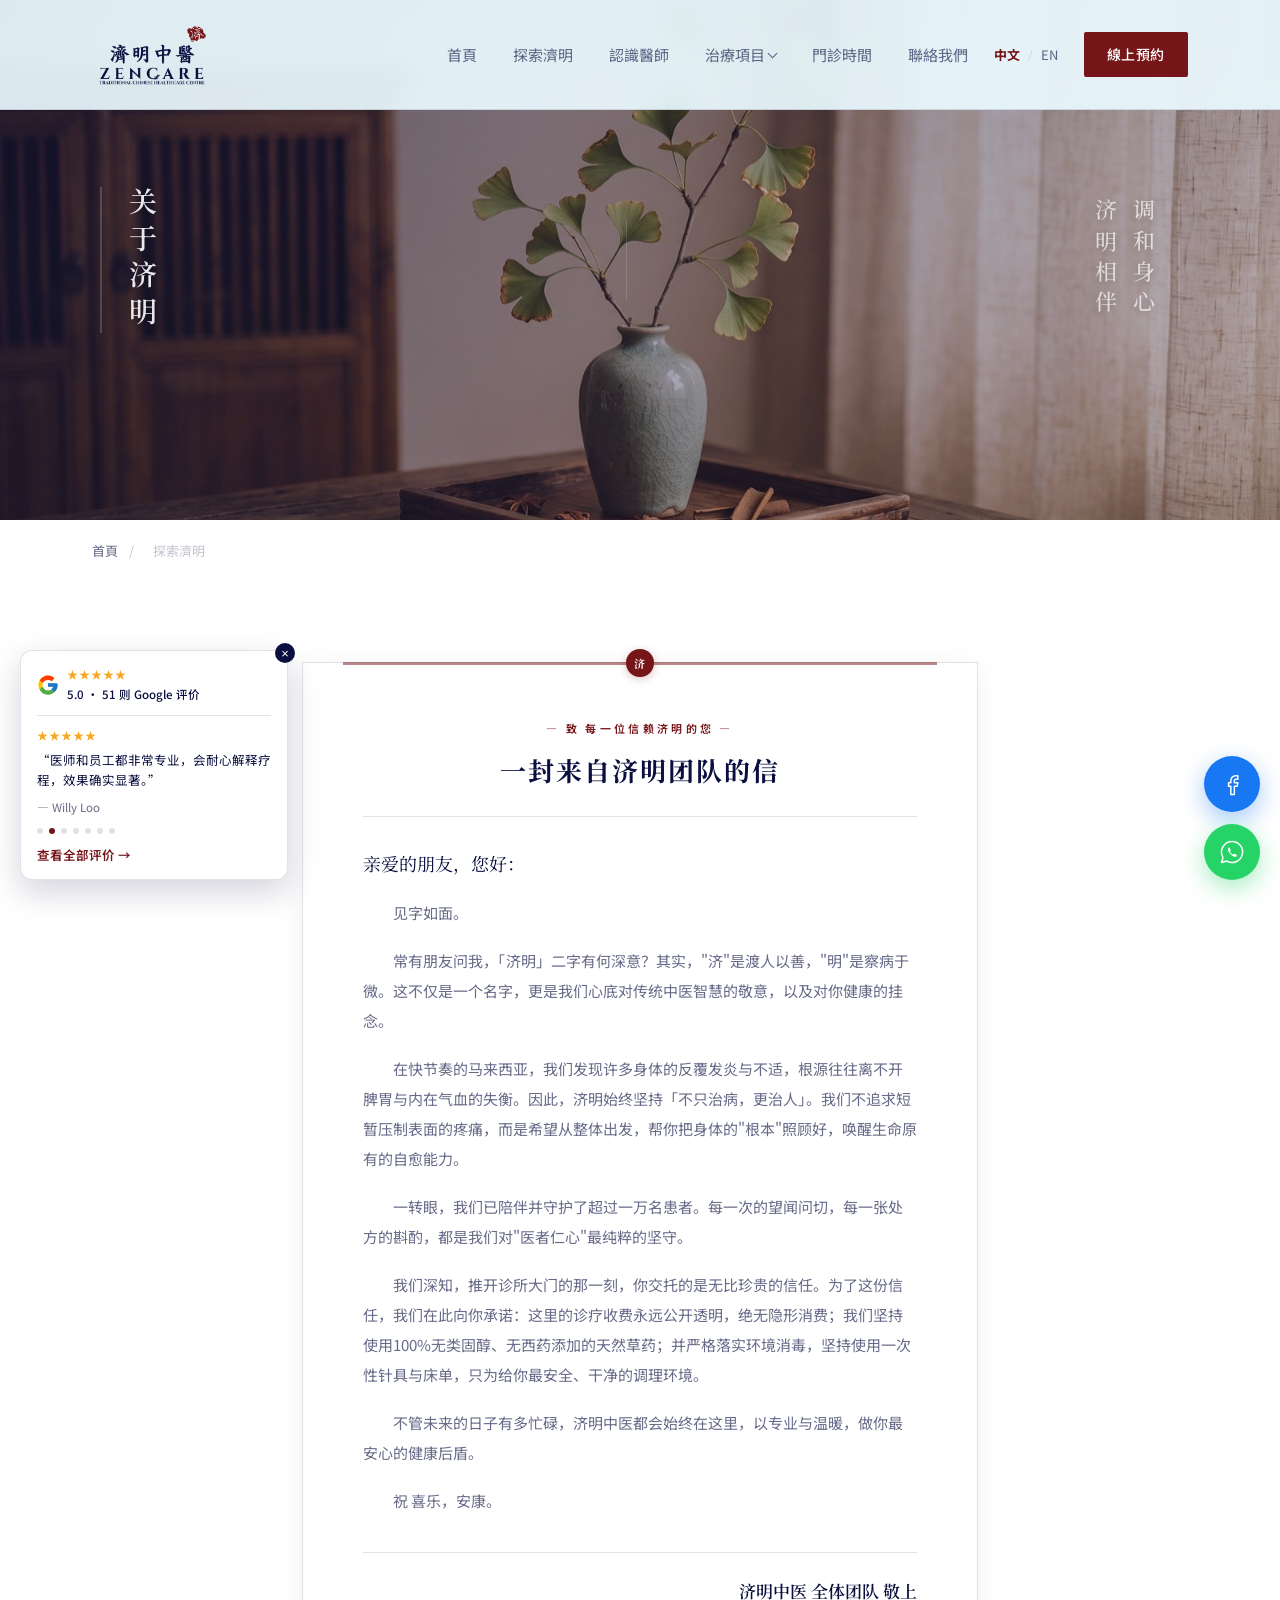
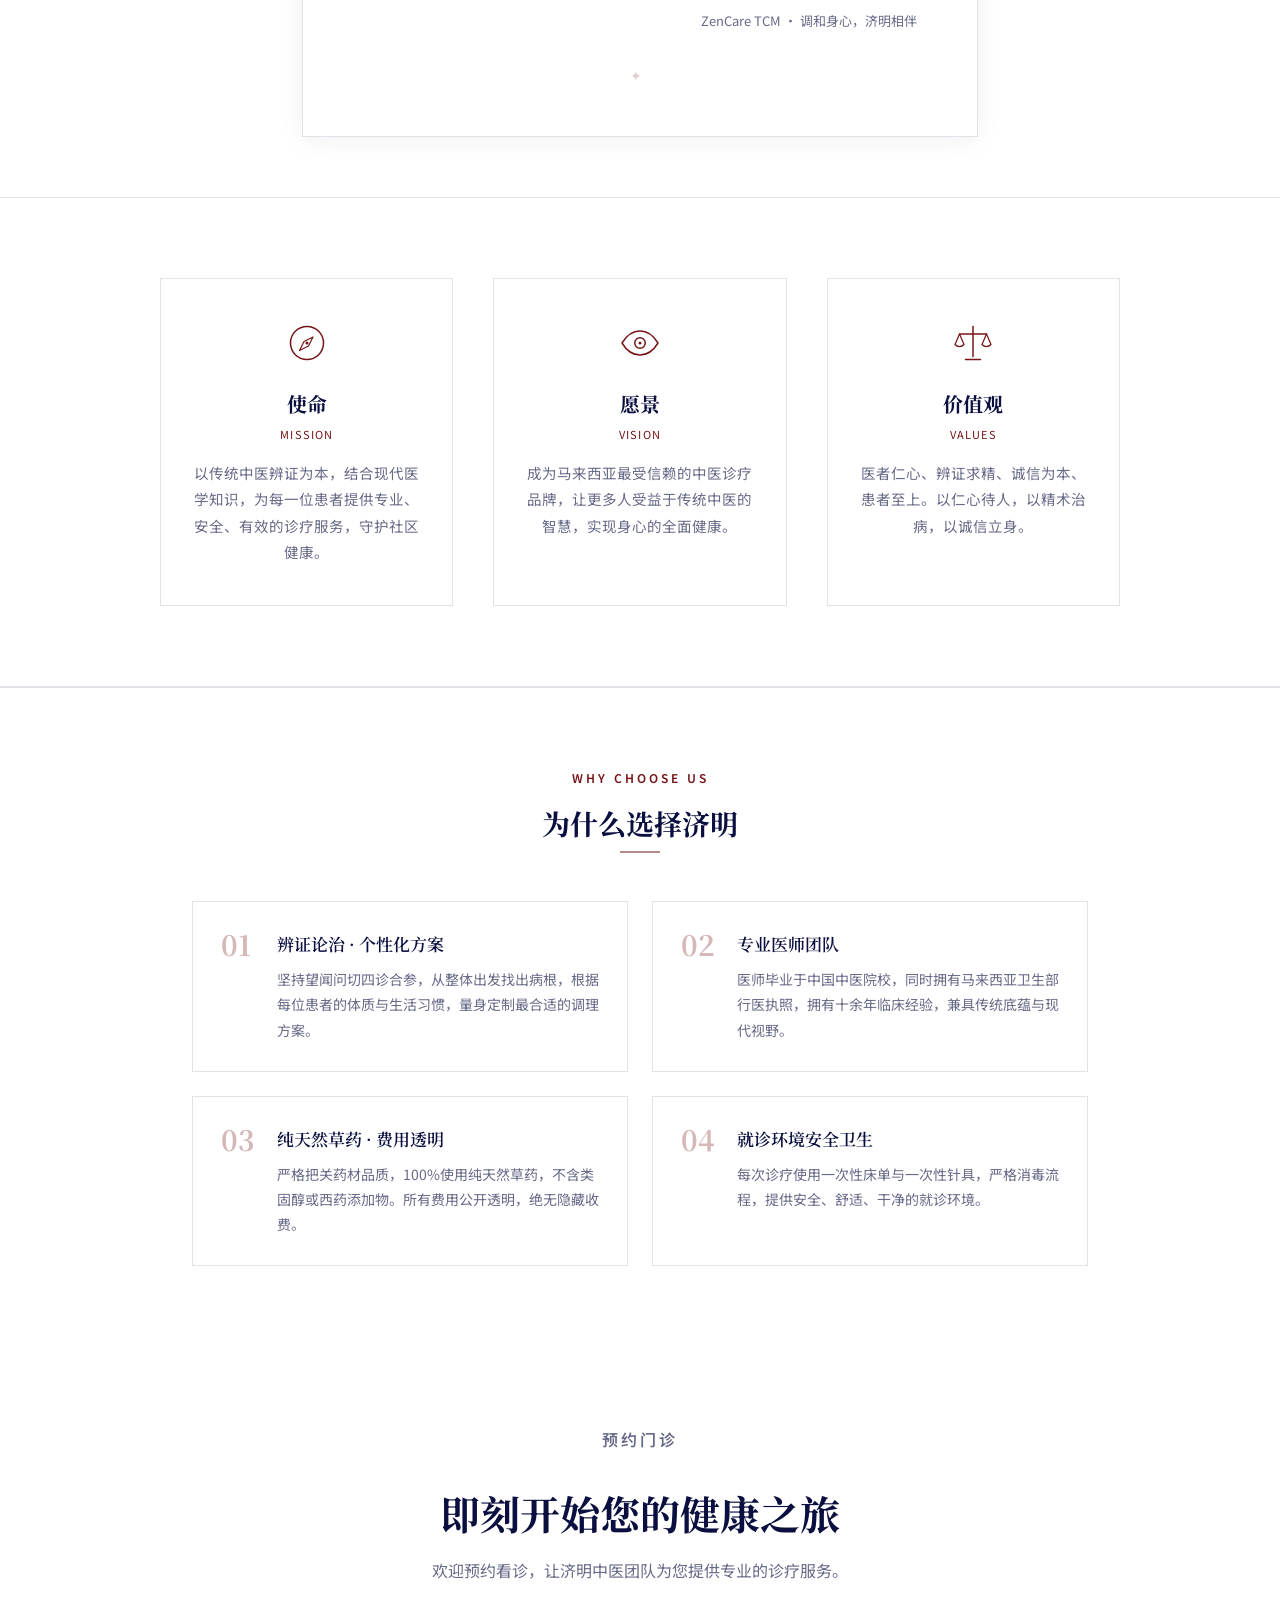
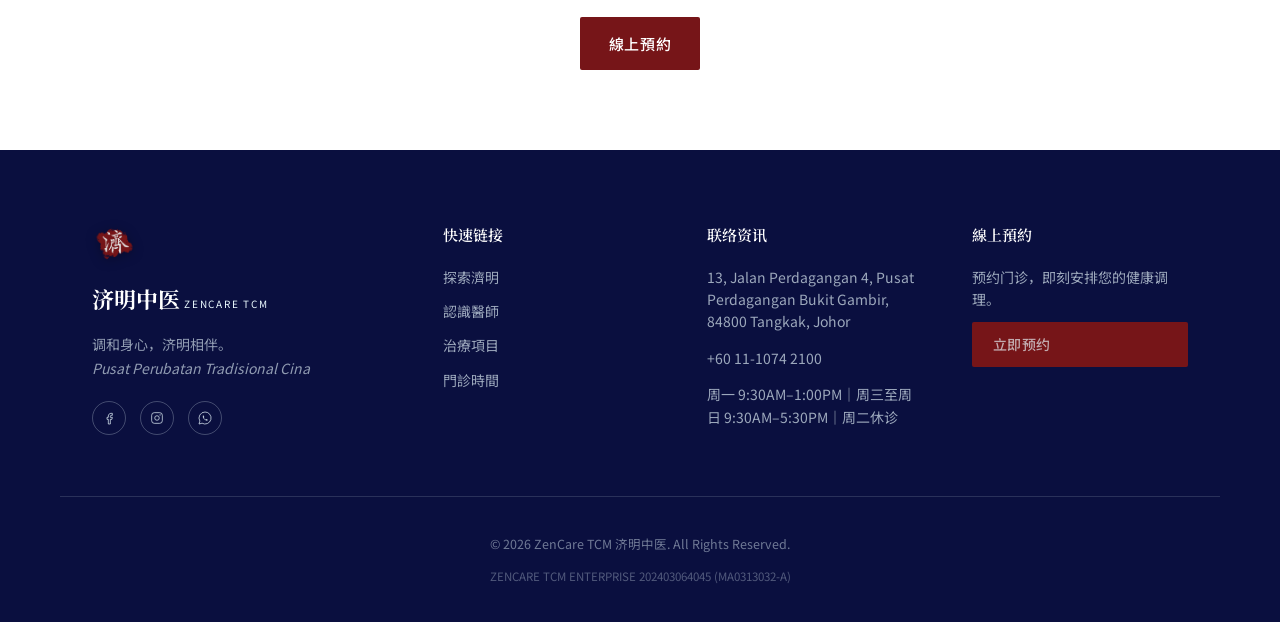
<file: about.html>
<!DOCTYPE html>
<html lang="zh-Hans"
      data-title-en="About ZenCare - ZenCare TCM"
      data-desc-en="Learn about ZenCare TCM's brand story, mission and vision. Harmonize Body &amp; Mind, ZenCare by Your Side.">
<head>
<!-- Google tag (gtag.js) -->
<script async src="https://www.googletagmanager.com/gtag/js?id=G-NS2G1R8FDT"></script>
<script>
  window.dataLayer = window.dataLayer || [];
  function gtag(){dataLayer.push(arguments);}
  gtag('js', new Date());

  gtag('config', 'G-NS2G1R8FDT');
</script>
<meta charset="UTF-8">
<meta name="viewport" content="width=device-width, initial-scale=1.0">
<title>认识济明中医 - ZenCare TCM Bukit Gambir 中医诊所</title>
<meta name="description" content="了解位于 Bukit Gambir 的济明中医品牌故事、使命与愿景，传承传统中医智慧，结合现代诊疗态度，调和身心，济明相伴。">
<link rel="canonical" href="https://www.zencaretcm.com/about.html">
<meta property="og:type" content="website">
<meta property="og:site_name" content="ZenCare TCM 济明中医">
<meta property="og:title" content="认识济明中医 - ZenCare TCM Bukit Gambir 中医诊所">
<meta property="og:description" content="了解位于 Bukit Gambir 的济明中医品牌故事、使命与愿景，传承传统中医智慧，结合现代诊疗态度，调和身心，济明相伴。">
<meta property="og:url" content="https://www.zencaretcm.com/about.html">
<meta property="og:image" content="https://www.zencaretcm.com/images/aboutzencare.jpeg">
<meta property="og:locale" content="zh_CN">
<meta property="og:locale:alternate" content="en_US">
<meta name="twitter:card" content="summary_large_image">
<meta name="twitter:title" content="认识济明中医 - ZenCare TCM Bukit Gambir 中医诊所">
<meta name="twitter:description" content="了解位于 Bukit Gambir 的济明中医品牌故事、使命与愿景，传承传统中医智慧，结合现代诊疗态度，调和身心，济明相伴。">
<meta name="twitter:image" content="https://www.zencaretcm.com/images/aboutzencare.jpeg">

<link rel="preconnect" href="https://fonts.googleapis.com">
<link rel="preconnect" href="https://fonts.gstatic.com" crossorigin>
<link href="https://fonts.googleapis.com/css2?family=Noto+Serif+SC:wght@500;600;700&family=Noto+Sans+SC:wght@300;400;500;700&display=swap" rel="stylesheet">
<link rel="icon" type="image/png" href="images/logo-seal.png">
<link rel="stylesheet" href="styles.css">
<style>
/* ===== 探索濟明页面专属样式 ===== */

/* ===== 全幅形象视觉 ===== */
.about-hero {
  position: relative;
  width: 100%;
  height: 520px;
  overflow: hidden;
}
.about-hero .hero-bg {
  position: absolute;
  top: 0;
  left: 0;
  width: 100%;
  height: 100%;
  object-fit: cover;
  z-index: 0;
}
.about-hero::after {
  content: '';
  position: absolute;
  top: 0;
  left: 0;
  width: 100%;
  height: 100%;
  background: linear-gradient(135deg, rgba(10,15,63,0.5), rgba(10,15,63,0.15));
  z-index: 1;
}
.about-hero .hero-text {
  position: relative;
  z-index: 2;
  height: 100%;
  display: flex;
  align-items: center;
  justify-content: space-between;
  padding: 0 60px;
  max-width: 1200px;
  margin: 0 auto;
}
/* 左侧竖排文字 - 关于济明 */
.about-hero .hero-left {
  writing-mode: vertical-rl;
  font-family: var(--font-display);
  font-size: 28px;
  font-weight: 600;
  color: #fff;
  letter-spacing: 0.3em;
  text-shadow: 0 2px 12px rgba(0,0,0,0.3);
  opacity: 0.9;
  padding: 0 10px;
  border-left: 2px solid rgba(255,255,255,0.2);
  padding-left: 16px;
}
.about-hero .hero-left[data-i18n-en]{
  writing-mode: horizontal-tb;
  border-left: none;
  padding-left: 0;
}
/* 右侧竖排文字 - 调和身心 济明相伴 */
.about-hero .hero-right {
  writing-mode: vertical-rl;
  font-family: var(--font-display);
  font-size: 22px;
  font-weight: 500;
  color: rgba(255,255,255,0.85);
  letter-spacing: 0.4em;
  text-shadow: 0 2px 10px rgba(0,0,0,0.25);
  opacity: 0.8;
  padding: 0 10px;
  border-right: 2px solid rgba(255,255,255,0.15);
  padding-right: 16px;
}
.about-hero .hero-right[data-i18n-en]{
  writing-mode: horizontal-tb;
  border-right: none;
  padding-right: 0;
  text-align: right;
  font-size: 16px;
  letter-spacing: 0.06em;
}
/* 中间装饰线 */
.about-hero .hero-divider {
  width: 1px;
  height: 80px;
  background: rgba(255,255,255,0.15);
  align-self: center;
}

/* 面包屑 */
.breadcrumb {
  padding: 20px 0;
  font-size: 13px;
  color: var(--color-ink-soft);
}
.breadcrumb a {
  color: var(--color-ink-soft);
  transition: color .2s;
}
.breadcrumb a:hover {
  color: var(--color-brick);
}
.breadcrumb span {
  margin: 0 8px;
  opacity: 0.4;
}

/* ===== 品牌故事 — 信笺设计 ===== */
.brand-story {
  padding: 80px 0 60px;
  background: var(--color-card);
}
.brand-story-inner {
  max-width: 740px;
  margin: 0 auto;
}
/* 信封外框 */
.brand-story .letter-wrap {
  position: relative;
  background: var(--color-paper);
  border: 1px solid var(--color-line);
  padding: 56px 60px 48px;
  box-shadow: 0 4px 24px rgba(10,15,63,0.06);
}
/* 信封装饰线 — 模拟火漆印章 */
.brand-story .letter-wrap::before {
  content: '';
  position: absolute;
  top: -1px; left: 40px; right: 40px;
  height: 3px;
  background: var(--color-brick);
  opacity: 0.5;
}
/* 火漆印章圆点 */
.brand-story .letter-seal {
  position: absolute;
  top: -14px;
  left: 50%;
  transform: translateX(-50%);
  width: 28px;
  height: 28px;
  border-radius: 50%;
  background: var(--color-brick);
  display: flex;
  align-items: center;
  justify-content: center;
  color: #fff;
  font-size: 11px;
  font-family: var(--font-display);
  font-weight: 700;
  letter-spacing: 0.1em;
  box-shadow: 0 2px 8px rgba(118,21,24,0.25);
}
/* 信头 */
.brand-story .letter-header {
  text-align: center;
  margin-bottom: 32px;
  padding-bottom: 24px;
  border-bottom: 1px solid var(--color-line);
}
.brand-story .letter-header .eyebrow {
  color: var(--color-brick);
  font-size: 11px;
  letter-spacing: 0.3em;
  margin-bottom: 10px;
}
.brand-story .letter-header h2 {
  font-family: var(--font-display);
  font-size: 26px;
  font-weight: 700;
  color: var(--color-ink);
  margin: 0;
  letter-spacing: 0.08em;
}
/* 称呼 */
.brand-story .letter-greeting {
  font-family: var(--font-display);
  font-size: 18px;
  color: var(--color-ink);
  margin-bottom: 20px;
  line-height: 1.6;
}
/* 正文 */
.brand-story .letter-body p {
  font-size: 15px;
  color: var(--color-ink-soft);
  line-height: 2;
  margin-bottom: 18px;
  text-indent: 2em;
}
.brand-story .letter-body p:last-child {
  margin-bottom: 0;
}
.brand-story .letter-body[data-i18n-en] p{
  text-indent: 0;
}
/* 落款 */

.brand-story .letter-signoff {

  margin-top: 36px;
  padding-top: 24px;
  border-top: 1px solid var(--color-line);
  text-align: right;
}
.brand-story .letter-signoff .signoff-line1 {
  font-family: var(--font-display);
  font-size: 17px;
  color: var(--color-ink);
  font-weight: 600;
}
.brand-story .letter-signoff .signoff-line2 {
  font-size: 13px;
  color: var(--color-ink-soft);
  margin-top: 4px;
}
/* 信纸底部装饰 */
.brand-story .letter-wrap::after {
  content: '✦';
  display: block;
  text-align: center;
  color: var(--color-brick);
  opacity: 0.2;
  font-size: 14px;
  margin-top: 32px;
  letter-spacing: 8px;
}


/* ===== 品牌理念 ===== */
.brand-philosophy {
  padding: 80px 0;
  background: var(--color-card);
  border-top: 1px solid var(--color-line);
  border-bottom: 1px solid var(--color-line);
}
.philosophy-grid {
  display: grid;
  grid-template-columns: repeat(3, 1fr);
  gap: 40px;
  max-width: 960px;
  margin: 0 auto;
}
.philosophy-card {
  text-align: center;
  padding: 40px 28px;
  border: 1px solid var(--color-line);
  background: var(--color-paper);
  transition: all .35s ease;
}
.philosophy-card:hover {
  border-color: var(--color-brick);
  box-shadow: 0 8px 28px rgba(118,21,24,0.08);
  transform: translateY(-3px);
}
.philosophy-icon {
  width: 48px;
  height: 48px;
  color: var(--color-brick);
  margin: 0 auto 20px;
}
.philosophy-icon svg { width: 100%; height: 100%; }
.philosophy-card h3 {
  font-family: var(--font-display);
  font-size: 20px;
  font-weight: 700;
  color: var(--color-ink);
  margin: 0 0 4px;
}
.philosophy-card .phil-en {
  font-size: 11px;
  color: var(--color-brick);
  letter-spacing: 0.1em;
  text-transform: uppercase;
  margin-bottom: 16px;
}
.philosophy-card p {
  font-size: 14.5px;
  color: var(--color-ink-soft);
  line-height: 1.8;
  margin: 0;
}

/* ===== 特色优势 ===== */

.brand-features {
  padding: 80px 0;
  background: var(--color-card);
  border-top: 1px solid var(--color-line);
}
.features-inner {
  max-width: 960px;
  margin: 0 auto;
}
.features-inner .eyebrow {
  text-align: center;
  color: var(--color-brick);
  font-size: 12px;
  letter-spacing: 0.25em;
  margin-bottom: 16px;
}
.features-inner .section-title {
  text-align: center;
  font-size: 28px;
  margin-bottom: 8px;
}
.features-inner .title-divider {
  width: 40px;
  height: 2px;
  background: var(--color-brick);
  margin: 0 auto 48px;
  opacity: 0.5;
}
.features-grid {
  display: grid;
  grid-template-columns: repeat(2, 1fr);
  gap: 24px;
}
.feature-card {
  display: flex;
  gap: 20px;
  padding: 28px;
  border: 1px solid var(--color-line);
  background: var(--color-paper);
  transition: all .3s ease;
}
.feature-card:hover {
  border-color: var(--color-brick);
  box-shadow: 0 4px 16px rgba(118,21,24,0.06);
}
.feature-num {
  font-family: var(--font-display);
  font-size: 28px;
  font-weight: 700;
  color: var(--color-brick);
  opacity: 0.3;
  line-height: 1;
  flex-shrink: 0;
  min-width: 36px;
}
.feature-text h4 {
  font-family: var(--font-display);
  font-size: 17px;
  font-weight: 600;
  color: var(--color-ink);
  margin: 0 0 8px;
}
.feature-text p {
  font-size: 14px;
  color: var(--color-ink-soft);
  line-height: 1.8;
  margin: 0;
}

/* ===== CTA ===== */
.about-cta {
  padding: 80px 0;
  background: var(--color-paper);
  text-align: center;
}
.about-cta .section-title {
  margin-bottom: 12px;
}
.about-cta p {
  color: var(--color-ink-soft);
  font-size: 16px;
  margin-bottom: 32px;
}

/* ===== 响应式 ===== */
@media (max-width: 960px) {
  .about-hero { height: 400px; }
  .about-hero .hero-text { padding: 0 30px; }
  .about-hero .hero-left { font-size: 22px; }
  .about-hero .hero-right { font-size: 18px; }
  .philosophy-grid {
    grid-template-columns: repeat(2, 1fr);
  }
  .features-grid {
    grid-template-columns: 1fr;
  }
}
@media (max-width: 560px) {
  .about-hero { height: 320px; }
  .about-hero .hero-text { padding: 0 20px; }
  .about-hero .hero-left { font-size: 18px; padding-left: 10px; }
  .about-hero .hero-right { font-size: 15px; padding-right: 10px; letter-spacing: 0.25em; }
  .about-hero .hero-divider { height: 50px; }
  .brand-story { padding: 60px 0 40px; }
  .brand-story .letter-wrap { padding: 40px 24px 36px; }
  .brand-story .letter-header h2 { font-size: 22px; }
  .brand-story .letter-greeting { font-size: 16px; }
  .brand-story .letter-body p { font-size: 14px; }
  .philosophy-grid { grid-template-columns: 1fr; }
  .feature-card { padding: 20px; }
}

</style>
<script type="application/ld+json">
{
  "@context": "https://schema.org",
  "@type": "MedicalClinic",
  "name": "ZenCare TCM 济明中医",
  "image": "https://www.zencaretcm.com/images/aboutzencare.jpeg",
  "url": "https://www.zencaretcm.com/",
  "telephone": "+601110742100",
  "priceRange": "$$",
  "address": {
    "@type": "PostalAddress",
    "streetAddress": "13, Jalan Perdagangan 4, Pusat Perdagangan Bukit Gambir",
    "addressLocality": "Bukit Gambir",
    "addressRegion": "Johor",
    "postalCode": "84800",
    "addressCountry": "MY"
  },
  "geo": {
    "@type": "GeoCoordinates",
    "latitude": 2.214636497765803,
    "longitude": 102.65730857458895
  },
  "openingHoursSpecification": [
    {
      "@type": "OpeningHoursSpecification",
      "dayOfWeek": "Monday",
      "opens": "09:30",
      "closes": "13:00"
    },
    {
      "@type": "OpeningHoursSpecification",
      "dayOfWeek": ["Wednesday", "Thursday", "Friday", "Saturday", "Sunday"],
      "opens": "09:30",
      "closes": "17:30"
    }
  ],
  "aggregateRating": {
    "@type": "AggregateRating",
    "ratingValue": "5.0",
    "reviewCount": "51"
  },
  "sameAs": [
    "https://www.facebook.com/profile.php?id=61554318343053"
  ]
}
</script>
</head>
<body>

<!-- ========== Header ========== -->
<header class="site-header" id="header">
  <div class="container header-inner">
    <a href="index.html" class="logo">
      <img src="images/logo-full.png" alt="ZenCare TCM 济明中医" class="logo-img">
    </a>
    <nav class="main-nav" id="mainNav">
      <a href="index.html#hero" data-i18n-zh>首頁</a>
      <a href="index.html#hero" data-i18n-en hidden>Home</a>

      <a href="about.html" data-i18n-zh>探索濟明</a>
      <a href="about.html" data-i18n-en hidden>About Us</a>

      <a href="doctors.html" data-i18n-zh>認識醫師</a>
      <a href="doctors.html" data-i18n-en hidden>Our Practitioners</a>

      <div class="nav-dropdown">
        <a href="javascript:void(0)" data-i18n-zh>治療項目</a>
        <a href="javascript:void(0)" data-i18n-en hidden>Treatments</a>
        <div class="nav-dropdown-menu">
          <a href="acupuncture.html" data-i18n-zh>针灸正骨伤科</a>
          <a href="acupuncture.html" data-i18n-en hidden>Acupuncture &amp; Orthopedics</a>

          <a href="internal.html" data-i18n-zh>内科体质调理</a>
          <a href="internal.html" data-i18n-en hidden>Internal Medicine</a>

          <a href="gynecology.html" data-i18n-zh>妇儿科</a>
          <a href="gynecology.html" data-i18n-en hidden>Gynecology &amp; Pediatrics</a>
        </div>
      </div>

      <a href="index.html#hours" data-i18n-zh>門診時間</a>
      <a href="index.html#hours" data-i18n-en hidden>Hours</a>

      <a href="index.html#contact" data-i18n-zh>聯絡我們</a>
      <a href="index.html#contact" data-i18n-en hidden>Contact</a>
    </nav>

    <div class="lang-switch" id="langSwitch" role="group" aria-label="切换语言 / Language">
      <button type="button" class="lang-btn" data-lang-btn="zh" aria-pressed="true">中文</button>
      <span class="lang-sep" aria-hidden="true">/</span>
      <button type="button" class="lang-btn" data-lang-btn="en" aria-pressed="false">EN</button>
    </div>

    <a href="https://wa.me/601110742100?text=Hello%20ZenCare%20TCM!" class="btn btn-primary header-cta" target="_blank">
      <span data-i18n-zh>線上預約</span><span data-i18n-en hidden>Book Now</span>
    </a>
    <button class="nav-toggle" id="navToggle" aria-label="开启选单" aria-expanded="false">
      <span></span><span></span><span></span>
    </button>
  </div>
</header>

<!-- ========== 全幅形象视觉 ========== -->
<section class="about-hero">
  <img src="images/aboutzencare.jpeg" alt="关于济明 About ZenCare TCM" class="hero-bg">
  <div class="hero-text">
    <div class="hero-left" data-i18n-zh>关于济明</div>
    <div class="hero-left" data-i18n-en hidden>About ZenCare</div>
    <div class="hero-divider"></div>
    <div class="hero-right" data-i18n-zh>调和身心<br>济明相伴</div>
    <div class="hero-right" data-i18n-en hidden>Harmonize Body &amp; Mind<br>ZenCare by Your Side</div>
  </div>
</section>

<!-- ========== 面包屑 ========== -->
<div class="container">
  <div class="breadcrumb">
    <a href="index.html" data-i18n-zh>首頁</a>
    <a href="index.html" data-i18n-en hidden>Home</a>
    <span>/</span>
    <span data-i18n-zh>探索濟明</span>
    <span data-i18n-en hidden>About Us</span>
  </div>
</div>

<!-- ========== 品牌故事 — 信笺设计 ========== -->
<section class="brand-story">
  <div class="container brand-story-inner">
    <div class="letter-wrap">
      <!-- 火漆印章 -->
      <div class="letter-seal">济</div>

      <!-- 信头 -->
      <div class="letter-header">
        <p class="eyebrow" data-i18n-zh>— 致 每一位信赖济明的您 —</p>
        <p class="eyebrow" data-i18n-en hidden>— To Every Patient Who Trusts ZenCare —</p>
        <h2 data-i18n-zh>一封来自济明团队的信</h2>
        <h2 data-i18n-en hidden>A Letter From the ZenCare Team</h2>
      </div>

      <!-- 称呼 -->
      <div class="letter-greeting" data-i18n-zh>亲爱的朋友，您好：</div>
      <div class="letter-greeting" data-i18n-en hidden>Dear Friend,</div>

      <!-- 正文 -->
      <div class="letter-body" data-i18n-zh>
        <p>见字如面。</p>
        <p>
          常有朋友问我，「济明」二字有何深意？其实，"济"是渡人以善，"明"是察病于微。这不仅是一个名字，更是我们心底对传统中医智慧的敬意，以及对你健康的挂念。
        </p>
        <p>
          在快节奏的马来西亚，我们发现许多身体的反覆发炎与不适，根源往往离不开脾胃与内在气血的失衡。因此，济明始终坚持「不只治病，更治人」。我们不追求短暂压制表面的疼痛，而是希望从整体出发，帮你把身体的"根本"照顾好，唤醒生命原有的自愈能力。
        </p>
        <p>
          一转眼，我们已陪伴并守护了超过一万名患者。每一次的望闻问切，每一张处方的斟酌，都是我们对"医者仁心"最纯粹的坚守。
        </p>
        <p>
          我们深知，推开诊所大门的那一刻，你交托的是无比珍贵的信任。为了这份信任，我们在此向你承诺：这里的诊疗收费永远公开透明，绝无隐形消费；我们坚持使用100%无类固醇、无西药添加的天然草药；并严格落实环境消毒，坚持使用一次性针具与床单，只为给你最安全、干净的调理环境。
        </p>
        <p>
          不管未来的日子有多忙碌，济明中医都会始终在这里，以专业与温暖，做你最安心的健康后盾。
        </p>
        <p>祝 喜乐，安康。</p>
      </div>
      <div class="letter-body" data-i18n-en hidden>
        <p>It feels good to write to you, as if we were speaking face to face.</p>
        <p>
          Friends often ask what "ZenCare" truly means. "Zen" is to help others with kindness; "Care" is to see illness clearly, even in its earliest signs. It is not just a name — it reflects our deep respect for the wisdom of traditional Chinese medicine, and our genuine concern for your health.
        </p>
        <p>
          In fast-paced Malaysia, we've seen that recurring inflammation and discomfort often trace back to an imbalance in digestion and internal qi and blood. That's why ZenCare has always believed in "treating the person, not just the illness." Rather than simply masking surface symptoms, we take a holistic approach — caring for the root cause and awakening your body's own capacity to heal.
        </p>
        <p>
          In what feels like the blink of an eye, we've walked alongside and cared for over ten thousand patients. Every diagnosis, every prescription we consider carefully — each one is our purest commitment to compassionate medicine.
        </p>
        <p>
          We know that the moment you walk through our doors, you place an invaluable trust in us. In return, we promise you this: our fees are always transparent, with no hidden charges; we use 100% natural herbal medicine, free of steroids or western drug additives; and we strictly enforce sterilization, using single-use needles and sheets, to give you the safest and cleanest environment for your care.
        </p>
        <p>
          No matter how busy life gets, ZenCare TCM will always be here — with professionalism and warmth, as the health partner you can rely on.
        </p>
        <p>With joy and good health,</p>
      </div>




      <!-- 落款 -->
      <div class="letter-signoff">
        <div class="signoff-line1" data-i18n-zh>济明中医 全体团队 敬上</div>
        <div class="signoff-line1" data-i18n-en hidden>With Sincere Regards,<br>The ZenCare TCM Team</div>
        <div class="signoff-line2" data-i18n-zh>ZenCare TCM · 调和身心，济明相伴</div>
        <div class="signoff-line2" data-i18n-en hidden>ZenCare TCM · Harmonize Body &amp; Mind</div>
      </div>
    </div>
  </div>
</section>


<!-- ========== 品牌理念 ========== -->
<section class="brand-philosophy">
  <div class="container">
    <div class="philosophy-grid">

      <div class="philosophy-card">
        <div class="philosophy-icon">
          <svg viewBox="0 0 64 64" fill="none">
            <circle cx="32" cy="32" r="22" stroke="currentColor" stroke-width="2"/>
            <path d="M40 24l-6 12-12 6 6-12 12-6z" stroke="currentColor" stroke-width="1.6" stroke-linejoin="round"/>
            <circle cx="32" cy="32" r="2" fill="currentColor"/>
          </svg>
        </div>
        <h3 data-i18n-zh>使命</h3>
        <h3 data-i18n-en hidden>Mission</h3>
        <p class="phil-en" data-i18n-zh>Mission</p>
        <p data-i18n-zh>以传统中医辨证为本，结合现代医学知识，为每一位患者提供专业、安全、有效的诊疗服务，守护社区健康。</p>
        <p data-i18n-en hidden>Rooted in traditional TCM diagnosis and enriched with modern medical knowledge, we provide professional, safe and effective care for every patient — safeguarding the health of our community.</p>
      </div>

      <div class="philosophy-card">
        <div class="philosophy-icon">
          <svg viewBox="0 0 64 64" fill="none">
            <path d="M8 32c6-10 15-16 24-16s18 6 24 16c-6 10-15 16-24 16S14 42 8 32z" stroke="currentColor" stroke-width="2" stroke-linejoin="round"/>
            <circle cx="32" cy="32" r="7" stroke="currentColor" stroke-width="2"/>
            <circle cx="32" cy="32" r="2" fill="currentColor"/>
          </svg>
        </div>
        <h3 data-i18n-zh>愿景</h3>
        <h3 data-i18n-en hidden>Vision</h3>
        <p class="phil-en" data-i18n-zh>Vision</p>
        <p data-i18n-zh>成为马来西亚最受信赖的中医诊疗品牌，让更多人受益于传统中医的智慧，实现身心的全面健康。</p>
        <p data-i18n-en hidden>To become Malaysia's most trusted name in Traditional Chinese Medicine, so more people can benefit from its wisdom and achieve complete wellness in body and mind.</p>
      </div>

      <div class="philosophy-card">
        <div class="philosophy-icon">
          <svg viewBox="0 0 64 64" fill="none">
            <path d="M32 10v40" stroke="currentColor" stroke-width="2" stroke-linecap="round"/>
            <path d="M14 20h36" stroke="currentColor" stroke-width="2" stroke-linecap="round"/>
            <path d="M14 20l-6 14a8 8 0 0012 0z" stroke="currentColor" stroke-width="1.6" stroke-linejoin="round"/>
            <path d="M50 20l-6 14a8 8 0 0012 0z" stroke="currentColor" stroke-width="1.6" stroke-linejoin="round"/>
            <path d="M22 54h20" stroke="currentColor" stroke-width="2" stroke-linecap="round"/>
          </svg>
        </div>
        <h3 data-i18n-zh>价值观</h3>
        <h3 data-i18n-en hidden>Values</h3>
        <p class="phil-en" data-i18n-zh>Values</p>
        <p data-i18n-zh>医者仁心、辨证求精、诚信为本、患者至上。以仁心待人，以精术治病，以诚信立身。</p>
        <p data-i18n-en hidden>Compassion, precision, integrity, and patients first. We treat with kindness, heal with skill, and stand on trust.</p>
      </div>


    </div>
  </div>
</section>



<!-- ========== 特色优势 ========== -->
<section class="brand-features">
  <div class="container features-inner">
    <p class="eyebrow">WHY CHOOSE US</p>
    <h2 class="section-title" data-i18n-zh>为什么选择济明</h2>
    <h2 class="section-title" data-i18n-en hidden>Why Choose ZenCare</h2>
    <div class="title-divider"></div>

    <div class="features-grid">
      <div class="feature-card">
        <span class="feature-num">01</span>
        <div class="feature-text">
          <h4 data-i18n-zh>辨证论治 · 个性化方案</h4>
          <h4 data-i18n-en hidden>Personalized TCM Diagnosis</h4>
          <p data-i18n-zh>坚持望闻问切四诊合参，从整体出发找出病根，根据每位患者的体质与生活习惯，量身定制最合适的调理方案。</p>
          <p data-i18n-en hidden>Using the four diagnostic methods — observation, listening, inquiry and pulse-taking — we identify the root cause holistically and tailor a treatment plan to each patient's constitution and lifestyle.</p>
        </div>
      </div>
      <div class="feature-card">
        <span class="feature-num">02</span>
        <div class="feature-text">
          <h4 data-i18n-zh>专业医师团队</h4>
          <h4 data-i18n-en hidden>Professional Practitioner Team</h4>
          <p data-i18n-zh>医师毕业于中国中医院校，同时拥有马来西亚卫生部行医执照，拥有十余年临床经验，兼具传统底蕴与现代视野。</p>
          <p data-i18n-en hidden>Our practitioners are graduates of accredited TCM institutions in China and hold practicing licenses from Malaysia's Ministry of Health, bringing over a decade of clinical experience with both traditional depth and a modern perspective.</p>
        </div>
      </div>
      <div class="feature-card">
        <span class="feature-num">03</span>
        <div class="feature-text">
          <h4 data-i18n-zh>纯天然草药 · 费用透明</h4>
          <h4 data-i18n-en hidden>Natural Herbs, Transparent Pricing</h4>
          <p data-i18n-zh>严格把关药材品质，100%使用纯天然草药，不含类固醇或西药添加物。所有费用公开透明，绝无隐藏收费。</p>
          <p data-i18n-en hidden>We strictly control herb quality, using 100% natural herbal medicine with no steroids or western drug additives. All fees are transparent, with absolutely no hidden charges.</p>
        </div>
      </div>
      <div class="feature-card">
        <span class="feature-num">04</span>
        <div class="feature-text">
          <h4 data-i18n-zh>就诊环境安全卫生</h4>
          <h4 data-i18n-en hidden>A Safe, Hygienic Clinic</h4>
          <p data-i18n-zh>每次诊疗使用一次性床单与一次性针具，严格消毒流程，提供安全、舒适、干净的就诊环境。</p>
          <p data-i18n-en hidden>Single-use sheets and needles for every session, with strict sterilization protocols — a safe, comfortable and clean clinical environment.</p>
        </div>
      </div>
    </div>


  </div>
</section>

<!-- ========== CTA ========== -->
<section class="about-cta">
  <div class="container">
    <p class="eyebrow" data-i18n-zh>预约门诊</p>
    <p class="eyebrow" data-i18n-en hidden>Book an Appointment</p>
    <h2 class="section-title" data-i18n-zh>即刻开始您的健康之旅</h2>
    <h2 class="section-title" data-i18n-en hidden>Begin Your Wellness Journey Today</h2>
    <p data-i18n-zh>欢迎预约看诊，让济明中医团队为您提供专业的诊疗服务。</p>
    <p data-i18n-en hidden>Book your visit and let the ZenCare TCM team provide you with professional, personalized care.</p>
    <a href="https://wa.me/601110742100?text=Hello%20ZenCare%20TCM!" class="btn btn-primary" target="_blank">
      <span data-i18n-zh>線上預約</span><span data-i18n-en hidden>Book Now</span>
    </a>
  </div>
</section>

<!-- ========== Footer ========== -->
<footer class="site-footer" id="contact">
  <div class="container footer-inner">
    <div class="footer-brand">
      <img src="images/logo-seal.png" alt="济明中医 印 ZenCare TCM Seal" class="footer-seal">
      <span class="logo-cn footer-logo-cn">济明中医</span>
      <span class="logo-en footer-logo-en">ZENCARE TCM</span>
      <p class="footer-tagline" data-i18n-zh>调和身心，济明相伴。<br><em>Pusat Perubatan Tradisional Cina</em></p>
      <p class="footer-tagline" data-i18n-en hidden>Harmonize Body &amp; Mind, ZenCare by Your Side.<br><em>Pusat Perubatan Tradisional Cina</em></p>
      <div class="footer-social">
        <a href="https://www.facebook.com/profile.php?id=61554318343053" target="_blank" aria-label="Facebook"><svg viewBox="0 0 24 24" fill="none"><path d="M15 8h2V5h-2c-2.2 0-4 1.8-4 4v2H9v3h2v7h3v-7h2.4l.6-3H14v-1.5c0-.6.4-1.5 1-1.5z" stroke="currentColor" stroke-width="1.3" stroke-linejoin="round"/></svg></a>
        <a href="#" aria-label="Instagram"><svg viewBox="0 0 24 24" fill="none"><rect x="4" y="4" width="16" height="16" rx="4" stroke="currentColor" stroke-width="1.3"/><circle cx="12" cy="12" r="3.4" stroke="currentColor" stroke-width="1.3"/><circle cx="16.6" cy="7.4" r="0.9" fill="currentColor"/></svg></a>
        <a href="https://wa.me/601110742100?text=Hello%20ZenCare%20TCM!" aria-label="WhatsApp"><svg viewBox="0 0 24 24" fill="none"><path d="M12 3a9 9 0 00-7.7 13.6L3 21l4.6-1.2A9 9 0 1012 3z" stroke="currentColor" stroke-width="1.3" stroke-linejoin="round"/><path d="M8.5 8.8c.2-.5.4-.5.7-.5h.5c.2 0 .4 0 .5.4l.7 1.7c.1.2 0 .4-.1.5l-.5.6c-.1.2-.1.3 0 .5.4.7 1.4 1.7 2.1 2.1.2.1.3.1.5 0l.6-.5c.1-.1.3-.2.5-.1l1.7.7c.3.1.4.3.4.5v.5c0 .3 0 .5-.5.7-1 .4-2.3 0-3.9-1.2-1.3-1-2.2-2.1-2.7-3.1-.5-1-.5-2 0-2.8z" fill="currentColor"/></svg></a>
      </div>
    </div>
    <div class="footer-col">
      <h4 data-i18n-zh>快速链接</h4>
      <h4 data-i18n-en hidden>Quick Links</h4>
      <a href="about.html" data-i18n-zh>探索濟明</a>
      <a href="about.html" data-i18n-en hidden>About Us</a>
      <a href="doctors.html" data-i18n-zh>認識醫師</a>
      <a href="doctors.html" data-i18n-en hidden>Our Practitioners</a>
      <a href="acupuncture.html" data-i18n-zh>治療項目</a>
      <a href="acupuncture.html" data-i18n-en hidden>Treatments</a>
      <a href="index.html#hours" data-i18n-zh>門診時間</a>
      <a href="index.html#hours" data-i18n-en hidden>Hours</a>
    </div>
    <div class="footer-col">
      <h4 data-i18n-zh>联络资讯</h4>
      <h4 data-i18n-en hidden>Contact Info</h4>
      <p>13, Jalan Perdagangan 4, Pusat Perdagangan Bukit Gambir, 84800 Tangkak, Johor</p>
      <p><a href="tel:+601110742100">+60 11-1074 2100</a></p>
      <p data-i18n-zh>周一 9:30AM–1:00PM｜周三至周日 9:30AM–5:30PM｜周二休诊</p>
      <p data-i18n-en hidden>Mon 9:30AM–1:00PM｜Wed–Sun 9:30AM–5:30PM｜Closed Tue</p>
    </div>
    <div class="footer-col">
      <h4 data-i18n-zh>線上預約</h4>
      <h4 data-i18n-en hidden>Book Online</h4>
      <p class="footer-cta-text" data-i18n-zh>预约门诊，即刻安排您的健康调理。</p>
      <p class="footer-cta-text" data-i18n-en hidden>Book your appointment today and start your journey to better health.</p>
      <a href="https://wa.me/601110742100?text=Hello%20ZenCare%20TCM!" class="btn btn-primary" target="_blank">
        <span data-i18n-zh>立即预约</span><span data-i18n-en hidden>Book Now</span>
      </a>
    </div>
  </div>
  <div class="footer-bottom container">
    <p>© 2026 ZenCare TCM 济明中医. All Rights Reserved.</p>
    <p class="footer-reg">ZENCARE TCM ENTERPRISE 202403064045 (MA0313032-A)</p>
  </div>
</footer>

<!-- ========== Floating Social Buttons ========== -->
<div class="social-float-group">
  <a href="https://www.facebook.com/profile.php?id=61554318343053" target="_blank" rel="noopener" class="social-float fb-float" aria-label="Facebook">
    <svg viewBox="0 0 24 24" fill="none"><path d="M15 8h2V5h-2c-2.2 0-4 1.8-4 4v2H9v3h2v7h3v-7h2.4l.6-3H14v-1.5c0-.6.4-1.5 1-1.5z" stroke="currentColor" stroke-width="1.3" stroke-linejoin="round"/></svg>
  </a>
  <a href="https://wa.me/601110742100?text=Hello%20ZenCare%20TCM!" target="_blank" rel="noopener" class="social-float whatsapp-float" aria-label="WhatsApp">
    <svg viewBox="0 0 24 24" fill="none"><path d="M12 3a9 9 0 00-7.7 13.6L3 21l4.6-1.2A9 9 0 1012 3z" stroke="currentColor" stroke-width="1.3" stroke-linejoin="round"/><path d="M8.5 8.8c.2-.5.4-.5.7-.5h.5c.2 0 .4 0 .5.4l.7 1.7c.1.2 0 .4-.1.5l-.5.6c-.1.2-.1.3 0 .5.4.7 1.4 1.7 2.1 2.1.2.1.3.1.5 0l.6-.5c.1-.1.3-.2.5-.1l1.7.7c.3.1.4.3.4.5v.5c0 .3 0 .5-.5.7-1 .4-2.3 0-3.9-1.2-1.3-1-2.2-2.1-2.7-3.1-.5-1-.5-2 0-2.8z" fill="currentColor"/></svg>
  </a>
</div>

<!-- ========== Floating Google Review ========== -->
<div class="google-review-float" id="googleReviewFloat">
  <button type="button" class="grf-close" id="grfClose" aria-label="Close">×</button>

  <div class="grf-head">
    <span class="grf-icon" aria-hidden="true">
      <svg viewBox="0 0 48 48"><path fill="#FFC107" d="M43.6 20.5H42V20H24v8h11.3c-1.6 4.7-6.1 8-11.3 8-6.6 0-12-5.4-12-12s5.4-12 12-12c3.1 0 5.8 1.1 8 3l6-6C34.5 5.1 29.6 3 24 3 12.4 3 3 12.4 3 24s9.4 21 21 21 21-9.4 21-21c0-1.2-.1-2.4-.4-3.5z"/><path fill="#FF3D00" d="M6.3 14.7l6.6 4.8C14.6 15.7 18.9 13 24 13c3.1 0 5.8 1.1 8 3l6-6C34.5 5.1 29.6 3 24 3 16.1 3 9.2 7.4 6.3 14.7z"/><path fill="#4CAF50" d="M24 45c5.5 0 10.4-2.1 14.2-5.6l-6.6-5.6C29.6 35.4 27 36 24 36c-5.2 0-9.6-3.3-11.3-8l-6.6 5.1C9.1 40.5 16 45 24 45z"/><path fill="#1976D2" d="M43.6 20.5H42V20H24v8h11.3c-.8 2.3-2.2 4.3-4.1 5.8l6.6 5.6C41.9 36.6 45 30.8 45 24c0-1.2-.1-2.4-.4-3.5z"/></svg>
    </span>
    <span class="grf-rating">
      <span class="grf-stars" aria-hidden="true">★★★★★</span>
      <span class="grf-text" data-i18n-zh>5.0 · 51 则 Google 评价</span>
      <span class="grf-text" data-i18n-en hidden>5.0 · 51 Google Reviews</span>
    </span>
  </div>

  <div class="grf-quote">
    <p class="grf-quote-stars" aria-hidden="true">★★★★★</p>
    <p class="grf-quote-text" id="grfQuoteText"></p>
    <p class="grf-quote-author" id="grfQuoteAuthor"></p>
  </div>

  <div class="grf-dots" id="grfDots" role="tablist" aria-label="评价切换"></div>

  <a href="https://www.google.com/maps/search/?api=1&query=ZenCare+TCM&query_place_id=ChIJVxS-WevP0R0ZGe6c3a2drd0" target="_blank" rel="noopener" class="grf-link" data-i18n-zh>查看全部评价 →</a>
  <a href="https://www.google.com/maps/search/?api=1&query=ZenCare+TCM&query_place_id=ChIJVxS-WevP0R0ZGe6c3a2drd0" target="_blank" rel="noopener" class="grf-link" data-i18n-en hidden>See all reviews →</a>
</div>

<script src="script.js"></script>
</body>
</html>
</file>
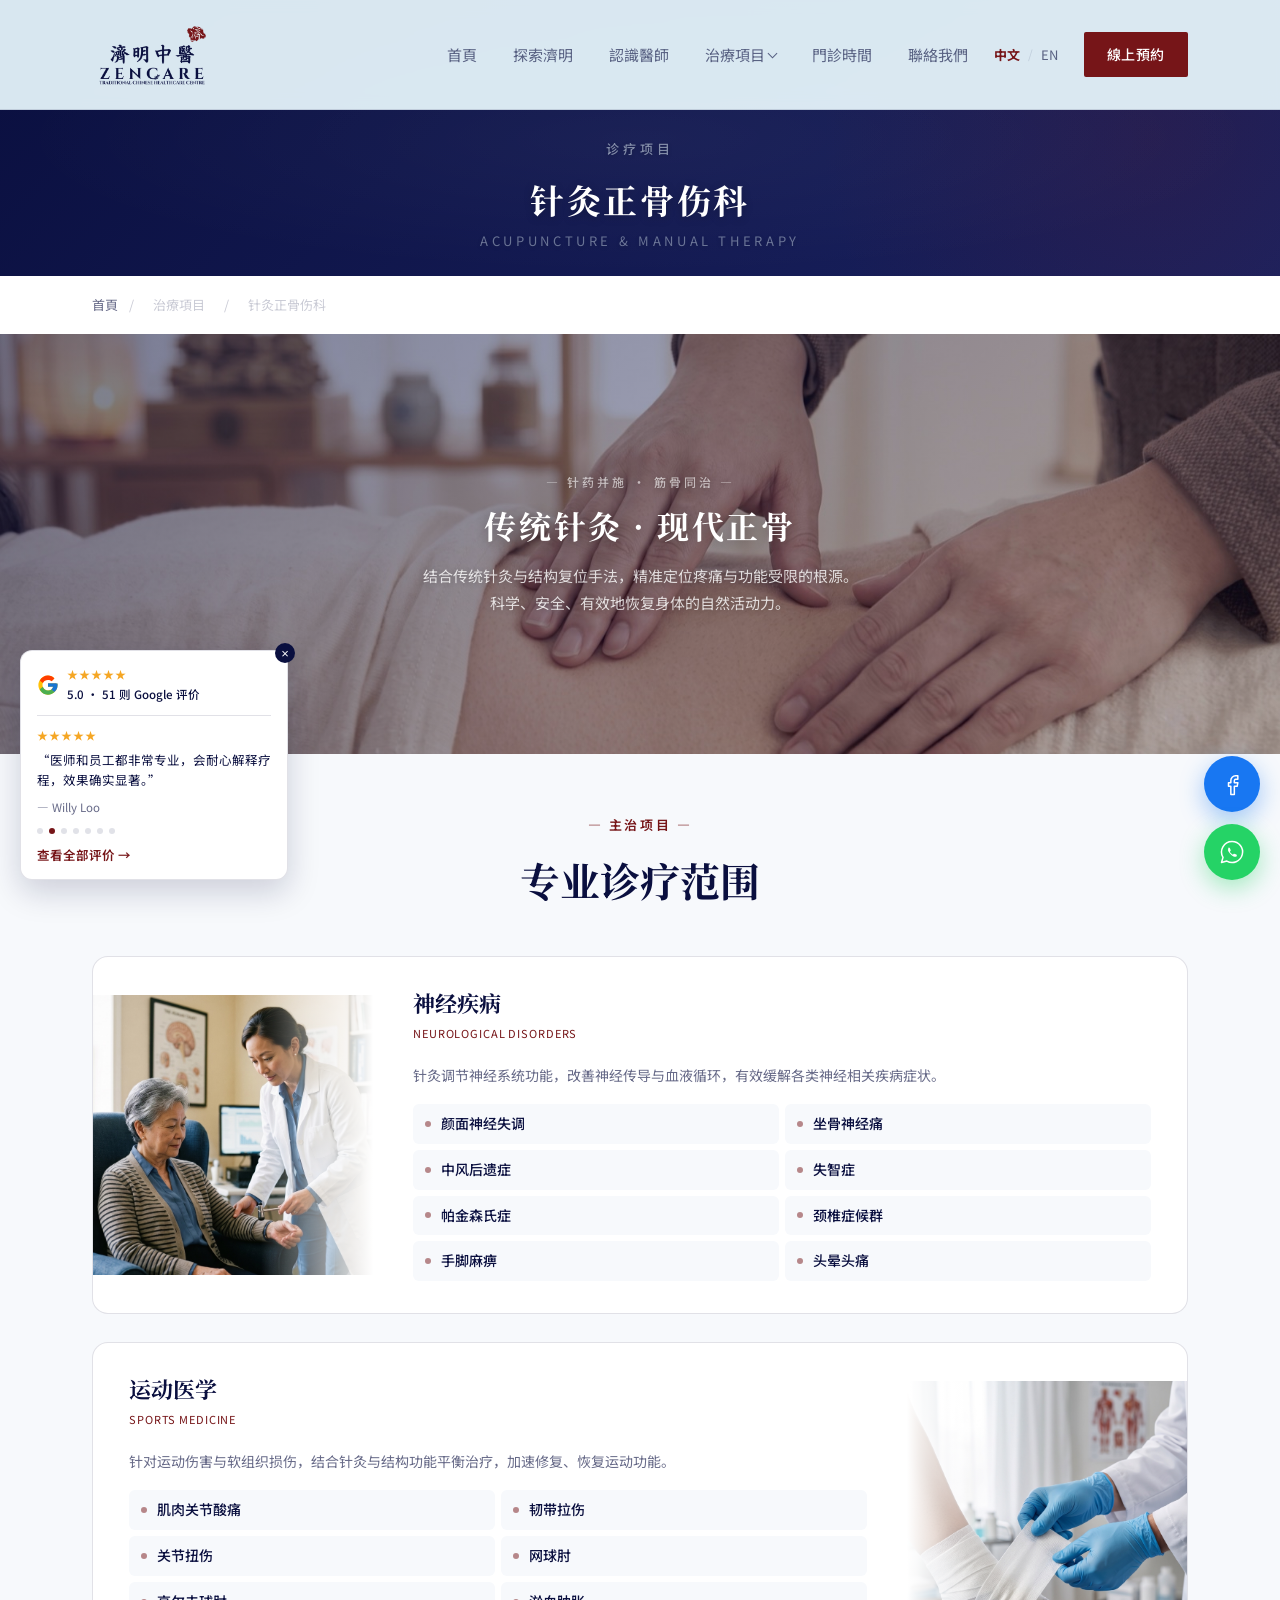
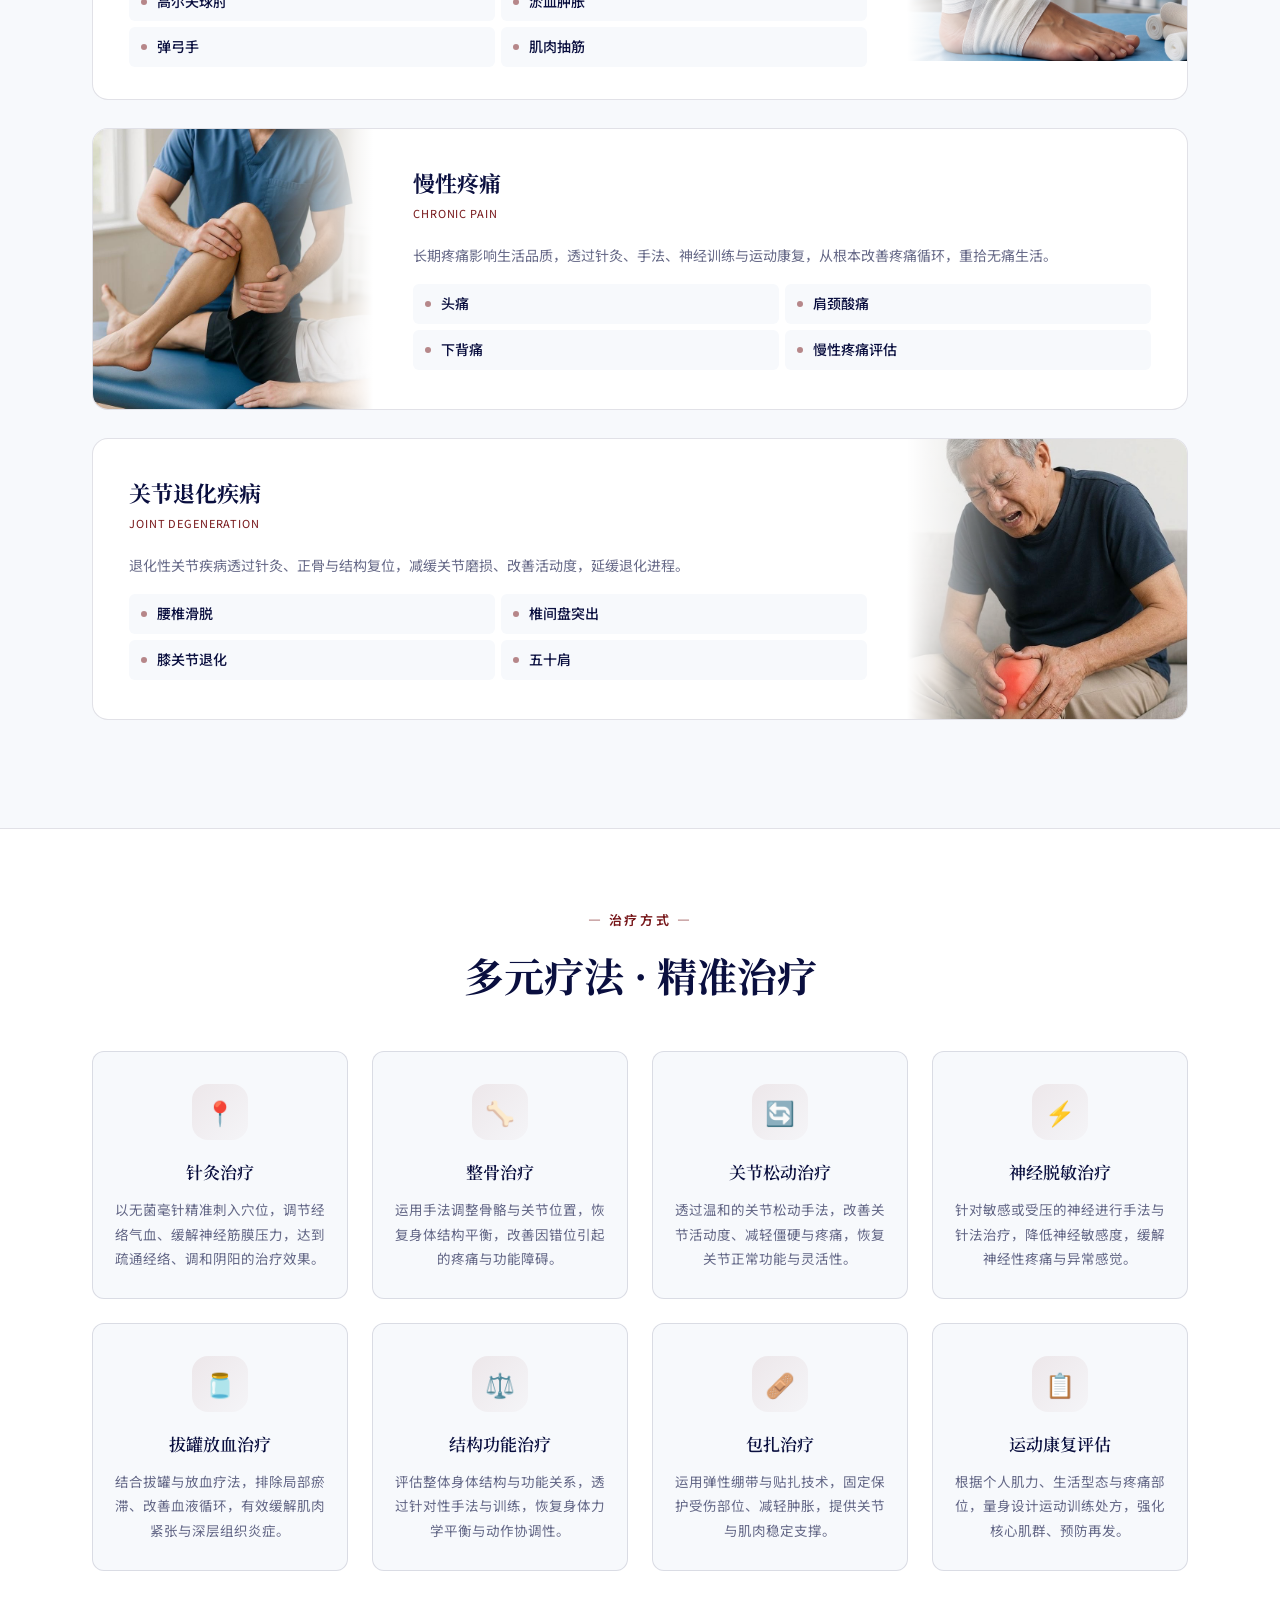
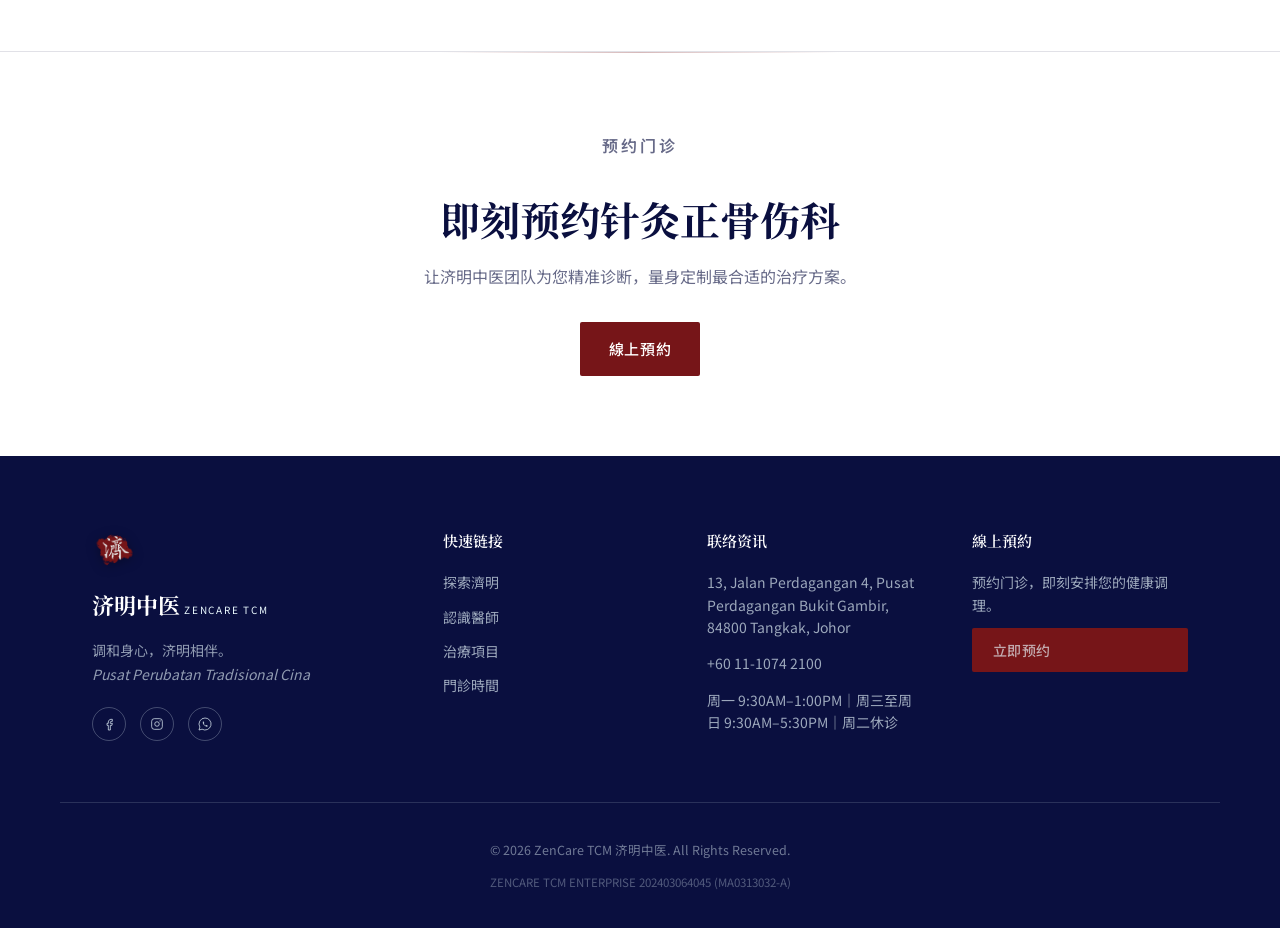
<file: acupuncture.html>
<!DOCTYPE html>
<html lang="zh-Hans"
      data-title-en="Acupuncture &amp; Orthopedics - ZenCare TCM"
      data-desc-en="ZenCare TCM's Acupuncture &amp; Orthopedics department combines traditional acupuncture with modern anatomy, kinesiology and biomechanics to relieve nerve and fascial pressure. Treating sports injuries, facial nerve disorders, sciatica, neck and shoulder pain, lower back pain and joint degeneration.">
<head>
<!-- Google tag (gtag.js) -->
<script async src="https://www.googletagmanager.com/gtag/js?id=G-NS2G1R8FDT"></script>
<script>
  window.dataLayer = window.dataLayer || [];
  function gtag(){dataLayer.push(arguments);}
  gtag('js', new Date());

  gtag('config', 'G-NS2G1R8FDT');
</script>
<meta charset="UTF-8">
<meta name="viewport" content="width=device-width, initial-scale=1.0">
<title>Bukit Gambir 针灸正骨伤科诊疗 - ZenCare TCM 济明中医</title>
<meta name="description" content="位于 Bukit Gambir 的济明中医针灸正骨伤科，结合传统针灸与现代解剖学、肌动学与生物力学，有效减缓神经与筋膜压力。主治运动伤害、坐骨神经痛、肩颈酸痛、下背痛及关节退化疾病。">
<link rel="canonical" href="https://www.zencaretcm.com/acupuncture.html">
<meta property="og:type" content="website">
<meta property="og:site_name" content="ZenCare TCM 济明中医">
<meta property="og:title" content="Bukit Gambir 针灸正骨伤科诊疗 - ZenCare TCM 济明中医">
<meta property="og:description" content="位于 Bukit Gambir 的济明中医针灸正骨伤科，结合传统针灸与现代解剖学、肌动学与生物力学，有效减缓神经与筋膜压力。主治运动伤害、坐骨神经痛、肩颈酸痛、下背痛及关节退化疾病。">
<meta property="og:url" content="https://www.zencaretcm.com/acupuncture.html">
<meta property="og:image" content="https://www.zencaretcm.com/images/zhenggu.jpeg">
<meta property="og:locale" content="zh_CN">
<meta property="og:locale:alternate" content="en_US">
<meta name="twitter:card" content="summary_large_image">
<meta name="twitter:title" content="Bukit Gambir 针灸正骨伤科诊疗 - ZenCare TCM 济明中医">
<meta name="twitter:description" content="位于 Bukit Gambir 的济明中医针灸正骨伤科，结合传统针灸与现代解剖学、肌动学与生物力学，有效减缓神经与筋膜压力。主治运动伤害、坐骨神经痛、肩颈酸痛、下背痛及关节退化疾病。">
<meta name="twitter:image" content="https://www.zencaretcm.com/images/zhenggu.jpeg">

<link rel="preconnect" href="https://fonts.googleapis.com">
<link rel="preconnect" href="https://fonts.gstatic.com" crossorigin>
<link href="https://fonts.googleapis.com/css2?family=Noto+Serif+SC:wght@500;600;700&family=Noto+Sans+SC:wght@300;400;500;700&display=swap" rel="stylesheet">
<link rel="icon" type="image/png" href="images/logo-seal.png">
<link rel="stylesheet" href="styles.css">
<style>

/* ===== 子页面通用样式 ===== */

/* 面包屑 */
.breadcrumb {
  padding: 18px 0;
  font-size: 13px;
  color: var(--color-ink-soft);
}
.breadcrumb a { color: var(--color-ink-soft); transition: color .2s; }
.breadcrumb a:hover { color: var(--color-brick); }
.breadcrumb span { margin: 0 8px; opacity: 0.35; }

/* ===== Banner ===== */
.subpage-banner {
  padding: calc(var(--header-h) + 28px) 0 24px;
  background: linear-gradient(135deg, #0A0F3F 0%, #1A2260 100%);
  position: relative;
  overflow: hidden;
  text-align: center;
}
.subpage-banner::before {
  content: '';
  position: absolute;
  top: -50%; right: -20%;
  width: 60%; height: 200%;
  background: radial-gradient(circle at center, rgba(118,21,24,0.15), transparent 70%);
  z-index: 0;
}
.subpage-banner::after {
  content: '';
  position: absolute;
  top: 0; left: 0; right: 0; bottom: 0;
  background: radial-gradient(ellipse at center, rgba(255,255,255,0.04) 0%, transparent 70%);
  z-index: 0;
}
.subpage-banner .container { position: relative; z-index: 1; }
.subpage-banner .eyebrow {
  color: rgba(235,250,255,0.5);
  font-size: 13px;
  letter-spacing: 0.3em;
  margin-bottom: 12px;
  font-weight: 500;
  text-shadow: 0 1px 4px rgba(0,0,0,0.2);
}
.subpage-banner .section-title {
  color: #fff;
  font-size: 34px;
  margin-bottom: 6px;
  letter-spacing: 0.08em;
  font-weight: 700;
  text-shadow: 0 2px 8px rgba(0,0,0,0.25);
}
.subpage-banner .en-subtitle {
  color: rgba(235,250,255,0.4);
  font-size: 13px;
  letter-spacing: 0.28em;
  font-weight: 400;
  margin: 0;
  display: block;
  text-shadow: 0 1px 4px rgba(0,0,0,0.15);
}

/* ===== 正骨视觉区 - 全宽横幅 ===== */
.pulse-section {
  position: relative;
  width: 100%;
  height: 420px;
  overflow: hidden;
  display: flex;
  align-items: center;
  justify-content: center;
}
.pulse-section .pulse-bg {
  position: absolute;
  top: 0;
  left: 0;
  width: 100%;
  height: 100%;
  object-fit: cover;
  z-index: 0;
}
.pulse-section::after {
  content: '';
  position: absolute;
  top: 0;
  left: 0;
  width: 100%;
  height: 100%;
  background: linear-gradient(135deg, rgba(10,15,63,0.55), rgba(10,15,63,0.25));
  z-index: 1;
}
.pulse-content {
  position: relative;
  z-index: 2;
  text-align: center;
  max-width: 700px;
  padding: 0 20px;
}
.pulse-content .section-label {
  font-size: 12px;
  letter-spacing: 0.25em;
  color: rgba(255,255,255,0.6);
  font-weight: 500;
  margin: 0 0 12px;
  text-transform: uppercase;
}
.pulse-content h2 {
  font-family: var(--font-display);
  font-size: 32px;
  font-weight: 700;
  color: #fff;
  margin: 0 0 16px;
  line-height: 1.3;
  letter-spacing: 0.08em;
  text-shadow: 0 2px 12px rgba(0,0,0,0.3);
}
.pulse-content p {
  font-size: 15px;
  color: rgba(255,255,255,0.8);
  line-height: 1.8;
  margin: 0;
  text-shadow: 0 1px 6px rgba(0,0,0,0.2);
}

/* ===== 主治项目 - 图文左右布局 ===== */
.conditions-section {
  padding: 60px 0 80px;
  background: #F7F9FC;
}
.conditions-section .section-label {
  text-align: center;
  font-size: 13px;
  letter-spacing: 0.2em;
  color: var(--color-brick);
  font-weight: 600;
  margin: 0 0 8px;
  text-transform: uppercase;
}
.conditions-section .section-title {
  text-align: center;
  margin-bottom: 48px;
}

/* 图文卡片 */
.condition-card {
  display: flex;
  align-items: center;
  gap: 40px;
  background: #fff;
  border: 1px solid var(--color-line);
  border-radius: 16px;
  overflow: hidden;
  transition: all .4s ease;
  margin-bottom: 28px;
}
.condition-card:hover {
  border-color: var(--color-brick);
  box-shadow: 0 12px 40px rgba(118,21,24,0.08);
  transform: translateY(-3px);
}
.condition-card .cc-image {
  flex: 0 0 280px;
  height: 280px;
  overflow: hidden;
  position: relative;
}
.condition-card .cc-image img {
  width: 100%;
  height: 100%;
  object-fit: cover;
  transition: transform .6s ease;
}
.condition-card:hover .cc-image img {
  transform: scale(1.08);
}
.condition-card .cc-image::after {
  content: '';
  position: absolute;
  top: 0; right: 0;
  width: 40%;
  height: 100%;
  background: linear-gradient(90deg, transparent, #fff);
  pointer-events: none;
}
.condition-card:nth-child(even) .cc-image {
  order: 1;
}
.condition-card:nth-child(even) .cc-image::after {
  left: 0;
  right: auto;
  background: linear-gradient(270deg, transparent, #fff);
}
.condition-card .cc-content {
  flex: 1;
  padding: 32px 36px 32px 0;
}
.condition-card:nth-child(even) .cc-content {
  padding: 32px 0 32px 36px;
}
.condition-card .cc-header {
  display: flex;
  align-items: center;
  gap: 14px;
  margin-bottom: 18px;
}
.condition-card .cc-icon {
  width: 48px;
  height: 48px;
  background: linear-gradient(135deg, var(--color-brick), var(--color-brick-dark));
  color: #fff;
  border-radius: 14px;
  display: flex;
  align-items: center;
  justify-content: center;
  font-size: 22px;
  flex-shrink: 0;
}
.condition-card .cc-title-group { flex: 1; }
.condition-card .cc-title {
  font-family: var(--font-display);
  font-size: 22px;
  font-weight: 700;
  color: var(--color-ink);
  margin: 0;
  line-height: 1.3;
}
.condition-card .cc-en {
  font-size: 11px;
  color: var(--color-brick);
  letter-spacing: 0.08em;
  font-weight: 400;
  text-transform: uppercase;
}
.condition-card .cc-desc {
  font-size: 14px;
  color: var(--color-ink-soft);
  line-height: 1.8;
  margin: 0 0 16px;
}
.condition-card .cc-items {
  display: grid;
  grid-template-columns: 1fr 1fr;
  gap: 6px;
}
.condition-card .cc-item {
  display: flex;
  align-items: center;
  gap: 10px;
  padding: 8px 12px;
  background: #F7F9FC;
  border-radius: 6px;
  font-size: 14px;
  color: var(--color-ink);
  font-weight: 500;
  transition: all .3s ease;
}
.condition-card .cc-item:hover {
  background: rgba(118,21,24,0.06);
  color: var(--color-brick);
}
.condition-card .cc-item .cc-dot {
  width: 6px;
  height: 6px;
  border-radius: 50%;
  background: var(--color-brick);
  flex-shrink: 0;
  opacity: 0.5;
}

/* ===== 治疗方式区块 ===== */
.methods-section {
  padding: 80px 0;
  background: #fff;
  border-top: 1px solid var(--color-line);
  border-bottom: 1px solid var(--color-line);
}
.methods-section .section-label {
  text-align: center;
  font-size: 13px;
  letter-spacing: 0.2em;
  color: var(--color-brick);
  font-weight: 600;
  margin: 0 0 8px;
  text-transform: uppercase;
}
.methods-section .section-title {
  text-align: center;
  margin-bottom: 48px;
}
.method-grid {
  display: grid;
  grid-template-columns: repeat(4, 1fr);
  gap: 24px;
}
.method-card {
  background: #F7F9FC;
  border: 1px solid var(--color-line);
  border-radius: 12px;
  padding: 32px 22px 28px;
  text-align: center;
  transition: all .4s ease;
  display: flex;
  flex-direction: column;
  position: relative;
  overflow: hidden;
}
.method-card::after {
  content: '';
  position: absolute;
  bottom: 0;
  left: 20%;
  right: 20%;
  height: 3px;
  background: var(--color-brick);
  border-radius: 2px;
  opacity: 0;
  transition: all .4s ease;
}
.method-card:hover {
  border-color: var(--color-brick);
  transform: translateY(-4px);
  box-shadow: 0 12px 32px rgba(118,21,24,0.08);
}
.method-card:hover::after {
  opacity: 1;
  left: 10%;
  right: 10%;
}
.method-card .mc-icon-wrap {
  display: inline-flex;
  align-items: center;
  justify-content: center;
  width: 56px;
  height: 56px;
  background: linear-gradient(135deg, rgba(118,21,24,0.08), rgba(118,21,24,0.02));
  border-radius: 16px;
  margin: 0 auto 18px;
  transition: all .4s ease;
}
.method-card:hover .mc-icon-wrap {
  background: var(--color-brick);
  transform: scale(1.05);
}
.method-card .mc-icon {
  font-size: 24px;
  transition: all .4s ease;
}
.method-card:hover .mc-icon {
  filter: brightness(0) invert(1);
}
.method-card h4 {
  font-family: var(--font-display);
  font-size: 17px;
  font-weight: 600;
  color: var(--color-ink);
  margin: 0 0 10px;
}
.method-card p {
  font-size: 13.5px;
  color: var(--color-ink-soft);
  line-height: 1.8;
  margin: 0;
  flex: 1;
}

/* ===== 预约区块 ===== */
.cta-section {
  padding: 80px 0;
  text-align: center;
  position: relative;
}
.cta-section::before {
  content: '';
  position: absolute;
  top: 0;
  left: 50%;
  transform: translateX(-50%);
  width: 80%;
  max-width: 400px;
  height: 1px;
  background: linear-gradient(90deg, transparent, var(--color-brick), transparent);
  opacity: 0.3;
}
.cta-section .section-title { margin-bottom: 12px; }
.cta-section p { color: var(--color-ink-soft); font-size: 16px; margin-bottom: 32px; }

/* ===== 响应式 ===== */
@media (max-width: 960px) {
  .pulse-section { height: 360px; }
  .condition-card { flex-direction: column; gap: 0; }
  .condition-card .cc-image { flex: none; width: 100%; height: 220px; }
  .condition-card .cc-image::after { display: none; }
  .condition-card:nth-child(even) .cc-image { order: 0; }
  .condition-card .cc-content { padding: 28px 24px !important; }
  .method-grid { grid-template-columns: repeat(2, 1fr); }
}
@media (max-width: 560px) {
  .pulse-section { height: 300px; }
  .pulse-content h2 { font-size: 24px; }
  .pulse-content p { font-size: 14px; }
  .method-grid { grid-template-columns: 1fr; }
  .condition-card .cc-items { grid-template-columns: 1fr; }
  .condition-card .cc-image { height: 180px; }
  .subpage-banner { padding: calc(var(--header-h) + 20px) 0 24px; }
  .subpage-banner .section-title { font-size: 24px; }
}
</style>
<script type="application/ld+json">
{
  "@context": "https://schema.org",
  "@type": "MedicalClinic",
  "name": "ZenCare TCM 济明中医",
  "image": "https://www.zencaretcm.com/images/aboutzencare.jpeg",
  "url": "https://www.zencaretcm.com/",
  "telephone": "+601110742100",
  "priceRange": "$$",
  "address": {
    "@type": "PostalAddress",
    "streetAddress": "13, Jalan Perdagangan 4, Pusat Perdagangan Bukit Gambir",
    "addressLocality": "Bukit Gambir",
    "addressRegion": "Johor",
    "postalCode": "84800",
    "addressCountry": "MY"
  },
  "geo": {
    "@type": "GeoCoordinates",
    "latitude": 2.214636497765803,
    "longitude": 102.65730857458895
  },
  "openingHoursSpecification": [
    {
      "@type": "OpeningHoursSpecification",
      "dayOfWeek": "Monday",
      "opens": "09:30",
      "closes": "13:00"
    },
    {
      "@type": "OpeningHoursSpecification",
      "dayOfWeek": ["Wednesday", "Thursday", "Friday", "Saturday", "Sunday"],
      "opens": "09:30",
      "closes": "17:30"
    }
  ],
  "aggregateRating": {
    "@type": "AggregateRating",
    "ratingValue": "5.0",
    "reviewCount": "51"
  },
  "sameAs": [
    "https://www.facebook.com/profile.php?id=61554318343053"
  ]
}
</script>
</head>
<body>

<!-- ========== Header ========== -->
<header class="site-header" id="header">
  <div class="container header-inner">
    <a href="index.html" class="logo">
      <img src="images/logo-full.png" alt="ZenCare TCM 济明中医" class="logo-img">
    </a>
    <nav class="main-nav" id="mainNav">
      <a href="index.html#hero" data-i18n-zh>首頁</a>
      <a href="index.html#hero" data-i18n-en hidden>Home</a>

      <a href="index.html#about" data-i18n-zh>探索濟明</a>
      <a href="index.html#about" data-i18n-en hidden>About Us</a>

      <a href="doctors.html" data-i18n-zh>認識醫師</a>
      <a href="doctors.html" data-i18n-en hidden>Our Practitioners</a>

      <div class="nav-dropdown">
        <a href="javascript:void(0)" data-i18n-zh>治療項目</a>
        <a href="javascript:void(0)" data-i18n-en hidden>Treatments</a>
        <div class="nav-dropdown-menu">
          <a href="acupuncture.html" data-i18n-zh>针灸正骨伤科</a>
          <a href="acupuncture.html" data-i18n-en hidden>Acupuncture &amp; Orthopedics</a>

          <a href="internal.html" data-i18n-zh>内科体质调理</a>
          <a href="internal.html" data-i18n-en hidden>Internal Medicine</a>

          <a href="gynecology.html" data-i18n-zh>妇儿科</a>
          <a href="gynecology.html" data-i18n-en hidden>Gynecology &amp; Pediatrics</a>
        </div>
      </div>

      <a href="index.html#hours" data-i18n-zh>門診時間</a>
      <a href="index.html#hours" data-i18n-en hidden>Hours</a>

      <a href="index.html#contact" data-i18n-zh>聯絡我們</a>
      <a href="index.html#contact" data-i18n-en hidden>Contact</a>
    </nav>

    <div class="lang-switch" id="langSwitch" role="group" aria-label="切换语言 / Language">
      <button type="button" class="lang-btn" data-lang-btn="zh" aria-pressed="true">中文</button>
      <span class="lang-sep" aria-hidden="true">/</span>
      <button type="button" class="lang-btn" data-lang-btn="en" aria-pressed="false">EN</button>
    </div>

    <a href="https://wa.me/601110742100?text=Hello%20ZenCare%20TCM!" class="btn btn-primary header-cta" target="_blank">
      <span data-i18n-zh>線上預約</span><span data-i18n-en hidden>Book Now</span>
    </a>
    <button class="nav-toggle" id="navToggle" aria-label="开启选单" aria-expanded="false">
      <span></span><span></span><span></span>
    </button>
  </div>
</header>

<!-- ========== Banner ========== -->
<section class="subpage-banner">
  <div class="container">
    <p class="eyebrow" data-i18n-zh>诊疗项目</p>
    <p class="eyebrow" data-i18n-en hidden>Treatments</p>
    <h1 class="section-title" data-i18n-zh>针灸正骨伤科</h1>
    <h1 class="section-title" data-i18n-en hidden>Acupuncture &amp; Orthopedics</h1>
    <p class="en-subtitle">ACUPUNCTURE &amp; MANUAL THERAPY</p>
  </div>
</section>

<!-- ========== 面包屑 ========== -->
<div class="container">
  <div class="breadcrumb">
    <a href="index.html" data-i18n-zh>首頁</a>
    <a href="index.html" data-i18n-en hidden>Home</a>
    <span>/</span>
    <span data-i18n-zh>治療項目</span>
    <span data-i18n-en hidden>Treatments</span>
    <span>/</span>
    <span data-i18n-zh>针灸正骨伤科</span>
    <span data-i18n-en hidden>Acupuncture &amp; Orthopedics</span>
  </div>
</div>

<!-- ========== 正骨视觉区 - 全宽横幅 ========== -->
<section class="pulse-section">
  <img src="images/zhenggu.jpeg" alt="针灸正骨 Acupuncture & Bone-Setting" class="pulse-bg">
  <div class="pulse-content">
    <p class="section-label" data-i18n-zh>— 针药并施 · 筋骨同治 —</p>
    <p class="section-label" data-i18n-en hidden>— Acupuncture &amp; Structural Therapy —</p>
    <h2 data-i18n-zh>传统针灸 · 现代正骨</h2>
    <h2 data-i18n-en hidden>Traditional Acupuncture, Modern Orthopedics</h2>
    <p data-i18n-zh>结合传统针灸与结构复位手法，精准定位疼痛与功能受限的根源。<br>科学、安全、有效地恢复身体的自然活动力。</p>
    <p data-i18n-en hidden>Combining traditional acupuncture with structural realignment to precisely locate the root of pain and restricted movement.<br>A scientific, safe and effective way to restore your body's natural mobility.</p>
  </div>
</section>

<!-- ========== 主治项目 ========== -->
<section class="conditions-section">
  <div class="container">
    <p class="section-label" data-i18n-zh>— 主治项目 —</p>
    <p class="section-label" data-i18n-en hidden>— Conditions We Treat —</p>
    <h2 class="section-title" data-i18n-zh>专业诊疗范围</h2>
    <h2 class="section-title" data-i18n-en hidden>Our Areas of Expertise</h2>

    <!-- 神经疾病 -->
    <div class="condition-card">
      <div class="cc-image">
        <img src="images/acu1.jpeg" alt="神经疾病 Neurological Disorders">
      </div>
      <div class="cc-content">
        <div class="cc-header">
          <div class="cc-icon" style="display:none"></div>
          <div class="cc-title-group">
            <h3 class="cc-title" data-i18n-zh>神经疾病</h3>
            <h3 class="cc-title" data-i18n-en hidden>Neurological Disorders</h3>
            <span class="cc-en">Neurological Disorders</span>
          </div>
        </div>
        <p class="cc-desc" data-i18n-zh>针灸调节神经系统功能，改善神经传导与血液循环，有效缓解各类神经相关疾病症状。</p>
        <p class="cc-desc" data-i18n-en hidden>Acupuncture regulates nervous system function, improving nerve conduction and blood circulation to effectively relieve symptoms of neurological conditions.</p>
        <div class="cc-items" data-i18n-zh>
          <div class="cc-item"><span class="cc-dot"></span>颜面神经失调</div>
          <div class="cc-item"><span class="cc-dot"></span>坐骨神经痛</div>
          <div class="cc-item"><span class="cc-dot"></span>中风后遗症</div>
          <div class="cc-item"><span class="cc-dot"></span>失智症</div>
          <div class="cc-item"><span class="cc-dot"></span>帕金森氏症</div>
          <div class="cc-item"><span class="cc-dot"></span>颈椎症候群</div>
          <div class="cc-item"><span class="cc-dot"></span>手脚麻痹</div>
          <div class="cc-item"><span class="cc-dot"></span>头晕头痛</div>
        </div>
        <div class="cc-items" data-i18n-en hidden>
          <div class="cc-item"><span class="cc-dot"></span>Facial Nerve Disorders</div>
          <div class="cc-item"><span class="cc-dot"></span>Sciatica</div>
          <div class="cc-item"><span class="cc-dot"></span>Post-Stroke Sequelae</div>
          <div class="cc-item"><span class="cc-dot"></span>Dementia</div>
          <div class="cc-item"><span class="cc-dot"></span>Parkinson's Disease</div>
          <div class="cc-item"><span class="cc-dot"></span>Cervical Syndrome</div>
          <div class="cc-item"><span class="cc-dot"></span>Numbness in Limbs</div>
          <div class="cc-item"><span class="cc-dot"></span>Dizziness &amp; Headaches</div>
        </div>
      </div>
    </div>

    <!-- 运动医学 -->
    <div class="condition-card">
      <div class="cc-image">
        <img src="images/acu2.jpeg" alt="运动医学 Sports Medicine">
      </div>
      <div class="cc-content">
        <div class="cc-header">
          <div class="cc-icon" style="display:none"></div>
          <div class="cc-title-group">
            <h3 class="cc-title" data-i18n-zh>运动医学</h3>
            <h3 class="cc-title" data-i18n-en hidden>Sports Medicine</h3>
            <span class="cc-en">Sports Medicine</span>
          </div>
        </div>
        <p class="cc-desc" data-i18n-zh>针对运动伤害与软组织损伤，结合针灸与结构功能平衡治疗，加速修复、恢复运动功能。</p>
        <p class="cc-desc" data-i18n-en hidden>For sports injuries and soft tissue damage, we combine acupuncture with structural balance therapy to speed up recovery and restore athletic function.</p>
        <div class="cc-items" data-i18n-zh>
          <div class="cc-item"><span class="cc-dot"></span>肌肉关节酸痛</div>
          <div class="cc-item"><span class="cc-dot"></span>韧带拉伤</div>
          <div class="cc-item"><span class="cc-dot"></span>关节扭伤</div>
          <div class="cc-item"><span class="cc-dot"></span>网球肘</div>
          <div class="cc-item"><span class="cc-dot"></span>高尔夫球肘</div>
          <div class="cc-item"><span class="cc-dot"></span>淤血肿胀</div>
          <div class="cc-item"><span class="cc-dot"></span>弹弓手</div>
          <div class="cc-item"><span class="cc-dot"></span>肌肉抽筋</div>
        </div>
        <div class="cc-items" data-i18n-en hidden>
          <div class="cc-item"><span class="cc-dot"></span>Muscle &amp; Joint Soreness</div>
          <div class="cc-item"><span class="cc-dot"></span>Ligament Strain</div>
          <div class="cc-item"><span class="cc-dot"></span>Joint Sprain</div>
          <div class="cc-item"><span class="cc-dot"></span>Tennis Elbow</div>
          <div class="cc-item"><span class="cc-dot"></span>Golfer's Elbow</div>
          <div class="cc-item"><span class="cc-dot"></span>Bruising &amp; Swelling</div>
          <div class="cc-item"><span class="cc-dot"></span>Trigger Finger</div>
          <div class="cc-item"><span class="cc-dot"></span>Muscle Cramps</div>
        </div>
      </div>
    </div>

    <!-- 慢性疼痛 -->
    <div class="condition-card">
      <div class="cc-image">
        <img src="images/acu3.jpeg" alt="慢性疼痛 Chronic Pain">
      </div>
      <div class="cc-content">
        <div class="cc-header">
          <div class="cc-icon" style="display:none"></div>
          <div class="cc-title-group">
            <h3 class="cc-title" data-i18n-zh>慢性疼痛</h3>
            <h3 class="cc-title" data-i18n-en hidden>Chronic Pain</h3>
            <span class="cc-en">Chronic Pain</span>
          </div>
        </div>
        <p class="cc-desc" data-i18n-zh>长期疼痛影响生活品质，透过针灸、手法、神经训练与运动康复，从根本改善疼痛循环，重拾无痛生活。</p>
        <p class="cc-desc" data-i18n-en hidden>Chronic pain affects quality of life. Through acupuncture, manual therapy, nerve training and rehabilitation exercise, we address the pain cycle at its root — helping you reclaim a pain-free life.</p>
        <div class="cc-items" data-i18n-zh>
          <div class="cc-item"><span class="cc-dot"></span>头痛</div>
          <div class="cc-item"><span class="cc-dot"></span>肩颈酸痛</div>
          <div class="cc-item"><span class="cc-dot"></span>下背痛</div>
          <div class="cc-item"><span class="cc-dot"></span>慢性疼痛评估</div>
        </div>
        <div class="cc-items" data-i18n-en hidden>
          <div class="cc-item"><span class="cc-dot"></span>Headaches</div>
          <div class="cc-item"><span class="cc-dot"></span>Neck &amp; Shoulder Pain</div>
          <div class="cc-item"><span class="cc-dot"></span>Lower Back Pain</div>
          <div class="cc-item"><span class="cc-dot"></span>Chronic Pain Assessment</div>
        </div>
      </div>
    </div>

    <!-- 关节退化疾病 -->
    <div class="condition-card">
      <div class="cc-image">
        <img src="images/acu4.jpeg" alt="关节退化疾病 Joint Degeneration">
      </div>
      <div class="cc-content">
        <div class="cc-header">
          <div class="cc-icon" style="display:none"></div>
          <div class="cc-title-group">
            <h3 class="cc-title" data-i18n-zh>关节退化疾病</h3>
            <h3 class="cc-title" data-i18n-en hidden>Joint Degeneration</h3>
            <span class="cc-en">Joint Degeneration</span>
          </div>
        </div>
        <p class="cc-desc" data-i18n-zh>退化性关节疾病透过针灸、正骨与结构复位，减缓关节磨损、改善活动度，延缓退化进程。</p>
        <p class="cc-desc" data-i18n-en hidden>For degenerative joint conditions, acupuncture, bone-setting and structural realignment slow joint wear, improve mobility and delay further degeneration.</p>
        <div class="cc-items" data-i18n-zh>
          <div class="cc-item"><span class="cc-dot"></span>腰椎滑脱</div>
          <div class="cc-item"><span class="cc-dot"></span>椎间盘突出</div>
          <div class="cc-item"><span class="cc-dot"></span>膝关节退化</div>
          <div class="cc-item"><span class="cc-dot"></span>五十肩</div>
        </div>
        <div class="cc-items" data-i18n-en hidden>
          <div class="cc-item"><span class="cc-dot"></span>Spondylolisthesis</div>
          <div class="cc-item"><span class="cc-dot"></span>Herniated Disc</div>
          <div class="cc-item"><span class="cc-dot"></span>Knee Degeneration</div>
          <div class="cc-item"><span class="cc-dot"></span>Frozen Shoulder</div>
        </div>
      </div>
    </div>

  </div>
</section>

<!-- ========== 治疗方式 ========== -->
<section class="methods-section">
  <div class="container">
    <p class="section-label" data-i18n-zh>— 治疗方式 —</p>
    <p class="section-label" data-i18n-en hidden>— Treatment Methods —</p>
    <h2 class="section-title" data-i18n-zh>多元疗法 · 精准治疗</h2>
    <h2 class="section-title" data-i18n-en hidden>Diverse Therapies, Precise Treatment</h2>
    <div class="method-grid">

      <div class="method-card">
        <div class="mc-icon-wrap"><span class="mc-icon">📍</span></div>
        <h4 data-i18n-zh>针灸治疗</h4>
        <h4 data-i18n-en hidden>Acupuncture Therapy</h4>
        <p data-i18n-zh>以无菌毫针精准刺入穴位，调节经络气血、缓解神经筋膜压力，达到疏通经络、调和阴阳的治疗效果。</p>
        <p data-i18n-en hidden>Sterile fine needles are precisely inserted at acupoints to regulate meridian qi and blood, relieving nerve and fascial tension.</p>
      </div>

      <div class="method-card">
        <div class="mc-icon-wrap"><span class="mc-icon">🦴</span></div>
        <h4 data-i18n-zh>整骨治疗</h4>
        <h4 data-i18n-en hidden>Bone-Setting Therapy</h4>
        <p data-i18n-zh>运用手法调整骨骼与关节位置，恢复身体结构平衡，改善因错位引起的疼痛与功能障碍。</p>
        <p data-i18n-en hidden>Manual techniques adjust bone and joint position, restoring structural balance and relieving pain caused by misalignment.</p>
      </div>

      <div class="method-card">
        <div class="mc-icon-wrap"><span class="mc-icon">🔄</span></div>
        <h4 data-i18n-zh>关节松动治疗</h4>
        <h4 data-i18n-en hidden>Joint Mobilization</h4>
        <p data-i18n-zh>透过温和的关节松动手法，改善关节活动度、减轻僵硬与疼痛，恢复关节正常功能与灵活性。</p>
        <p data-i18n-en hidden>Gentle joint mobilization techniques improve range of motion, reduce stiffness and pain, and restore normal joint function.</p>
      </div>

      <div class="method-card">
        <div class="mc-icon-wrap"><span class="mc-icon">⚡</span></div>
        <h4 data-i18n-zh>神经脱敏治疗</h4>
        <h4 data-i18n-en hidden>Nerve Desensitization</h4>
        <p data-i18n-zh>针对敏感或受压的神经进行手法与针法治疗，降低神经敏感度，缓解神经性疼痛与异常感觉。</p>
        <p data-i18n-en hidden>Manual and needling techniques target sensitive or compressed nerves, relieving neuropathic pain and abnormal sensations.</p>
      </div>

      <div class="method-card">
        <div class="mc-icon-wrap"><span class="mc-icon">🫙</span></div>
        <h4 data-i18n-zh>拔罐放血治疗</h4>
        <h4 data-i18n-en hidden>Cupping &amp; Bloodletting</h4>
        <p data-i18n-zh>结合拔罐与放血疗法，排除局部瘀滞、改善血液循环，有效缓解肌肉紧张与深层组织炎症。</p>
        <p data-i18n-en hidden>Combining cupping and bloodletting therapy to clear local stagnation, improve circulation, and relieve muscle tension.</p>
      </div>

      <div class="method-card">
        <div class="mc-icon-wrap"><span class="mc-icon">⚖️</span></div>
        <h4 data-i18n-zh>结构功能治疗</h4>
        <h4 data-i18n-en hidden>Structural Function Therapy</h4>
        <p data-i18n-zh>评估整体身体结构与功能关系，透过针对性手法与训练，恢复身体力学平衡与动作协调性。</p>
        <p data-i18n-en hidden>We assess overall body structure and function, using targeted techniques and training to restore mechanical balance and coordination.</p>
      </div>

      <div class="method-card">
        <div class="mc-icon-wrap"><span class="mc-icon">🩹</span></div>
        <h4 data-i18n-zh>包扎治疗</h4>
        <h4 data-i18n-en hidden>Bandaging &amp; Taping</h4>
        <p data-i18n-zh>运用弹性绷带与贴扎技术，固定保护受伤部位、减轻肿胀，提供关节与肌肉稳定支撑。</p>
        <p data-i18n-en hidden>Elastic bandages and taping techniques stabilize and protect injured areas, reduce swelling, and support joints and muscles.</p>
      </div>

      <div class="method-card">
        <div class="mc-icon-wrap"><span class="mc-icon">📋</span></div>
        <h4 data-i18n-zh>运动康复评估</h4>
        <h4 data-i18n-en hidden>Rehabilitation Assessment</h4>
        <p data-i18n-zh>根据个人肌力、生活型态与疼痛部位，量身设计运动训练处方，强化核心肌群、预防再发。</p>
        <p data-i18n-en hidden>Based on individual strength, lifestyle and pain location, we design a personalized exercise program to strengthen core muscles and prevent recurrence.</p>
      </div>

    </div>
  </div>
</section>

<!-- ========== 预约 ========== -->
<section class="cta-section">
  <div class="container">
    <p class="eyebrow" data-i18n-zh>预约门诊</p>
    <p class="eyebrow" data-i18n-en hidden>Book an Appointment</p>
    <h2 class="section-title" data-i18n-zh>即刻预约针灸正骨伤科</h2>
    <h2 class="section-title" data-i18n-en hidden>Book Your Acupuncture &amp; Orthopedics Session</h2>
    <p data-i18n-zh>让济明中医团队为您精准诊断，量身定制最合适的治疗方案。</p>
    <p data-i18n-en hidden>Let the ZenCare TCM team provide a precise diagnosis and design the treatment plan that's right for you.</p>
    <a href="https://wa.me/601110742100?text=Hello%20ZenCare%20TCM!" class="btn btn-primary" target="_blank">
      <span data-i18n-zh>線上預約</span><span data-i18n-en hidden>Book Now</span>
    </a>
  </div>
</section>

<!-- ========== Footer ========== -->
<footer class="site-footer" id="contact">
  <div class="container footer-inner">
    <div class="footer-brand">
      <img src="images/logo-seal.png" alt="济明中医 印 ZenCare TCM Seal" class="footer-seal">
      <span class="logo-cn footer-logo-cn">济明中医</span>
      <span class="logo-en footer-logo-en">ZENCARE TCM</span>
      <p class="footer-tagline" data-i18n-zh>调和身心，济明相伴。<br><em>Pusat Perubatan Tradisional Cina</em></p>
      <p class="footer-tagline" data-i18n-en hidden>Harmonize Body &amp; Mind, ZenCare by Your Side.<br><em>Pusat Perubatan Tradisional Cina</em></p>
      <div class="footer-social">
        <a href="https://www.facebook.com/profile.php?id=61554318343053" target="_blank" aria-label="Facebook"><svg viewBox="0 0 24 24" fill="none"><path d="M15 8h2V5h-2c-2.2 0-4 1.8-4 4v2H9v3h2v7h3v-7h2.4l.6-3H14v-1.5c0-.6.4-1.5 1-1.5z" stroke="currentColor" stroke-width="1.3" stroke-linejoin="round"/></svg></a>
        <a href="#" aria-label="Instagram"><svg viewBox="0 0 24 24" fill="none"><rect x="4" y="4" width="16" height="16" rx="4" stroke="currentColor" stroke-width="1.3"/><circle cx="12" cy="12" r="3.4" stroke="currentColor" stroke-width="1.3"/><circle cx="16.6" cy="7.4" r="0.9" fill="currentColor"/></svg></a>
        <a href="https://wa.me/601110742100?text=Hello%20ZenCare%20TCM!" aria-label="WhatsApp"><svg viewBox="0 0 24 24" fill="none"><path d="M12 3a9 9 0 00-7.7 13.6L3 21l4.6-1.2A9 9 0 1012 3z" stroke="currentColor" stroke-width="1.3" stroke-linejoin="round"/><path d="M8.5 8.8c.2-.5.4-.5.7-.5h.5c.2 0 .4 0 .5.4l.7 1.7c.1.2 0 .4-.1.5l-.5.6c-.1.2-.1.3 0 .5.4.7 1.4 1.7 2.1 2.1.2.1.3.1.5 0l.6-.5c.1-.1.3-.2.5-.1l1.7.7c.3.1.4.3.4.5v.5c0 .3 0 .5-.5.7-1 .4-2.3 0-3.9-1.2-1.3-1-2.2-2.1-2.7-3.1-.5-1-.5-2 0-2.8z" fill="currentColor"/></svg></a>
      </div>
    </div>
    <div class="footer-col">
      <h4 data-i18n-zh>快速链接</h4>
      <h4 data-i18n-en hidden>Quick Links</h4>
      <a href="index.html#about" data-i18n-zh>探索濟明</a>
      <a href="index.html#about" data-i18n-en hidden>About Us</a>
      <a href="doctors.html" data-i18n-zh>認識醫師</a>
      <a href="doctors.html" data-i18n-en hidden>Our Practitioners</a>
      <a href="acupuncture.html" data-i18n-zh>治療項目</a>
      <a href="acupuncture.html" data-i18n-en hidden>Treatments</a>
      <a href="index.html#hours" data-i18n-zh>門診時間</a>
      <a href="index.html#hours" data-i18n-en hidden>Hours</a>
    </div>
    <div class="footer-col">
      <h4 data-i18n-zh>联络资讯</h4>
      <h4 data-i18n-en hidden>Contact Info</h4>
      <p>13, Jalan Perdagangan 4, Pusat Perdagangan Bukit Gambir, 84800 Tangkak, Johor</p>
      <p><a href="tel:+601110742100">+60 11-1074 2100</a></p>
      <p data-i18n-zh>周一 9:30AM–1:00PM｜周三至周日 9:30AM–5:30PM｜周二休诊</p>
      <p data-i18n-en hidden>Mon 9:30AM–1:00PM｜Wed–Sun 9:30AM–5:30PM｜Closed Tue</p>
    </div>
    <div class="footer-col">
      <h4 data-i18n-zh>線上預約</h4>
      <h4 data-i18n-en hidden>Book Online</h4>
      <p class="footer-cta-text" data-i18n-zh>预约门诊，即刻安排您的健康调理。</p>
      <p class="footer-cta-text" data-i18n-en hidden>Book your appointment today and start your journey to better health.</p>
      <a href="https://wa.me/601110742100?text=Hello%20ZenCare%20TCM!" class="btn btn-primary" target="_blank">
        <span data-i18n-zh>立即预约</span><span data-i18n-en hidden>Book Now</span>
      </a>
    </div>
  </div>
  <div class="footer-bottom container">
    <p>© 2026 ZenCare TCM 济明中医. All Rights Reserved.</p>
    <p class="footer-reg">ZENCARE TCM ENTERPRISE 202403064045 (MA0313032-A)</p>
  </div>
</footer>

<!-- ========== Floating Social Buttons ========== -->
<div class="social-float-group">
  <a href="https://www.facebook.com/profile.php?id=61554318343053" target="_blank" rel="noopener" class="social-float fb-float" aria-label="Facebook">
    <svg viewBox="0 0 24 24" fill="none"><path d="M15 8h2V5h-2c-2.2 0-4 1.8-4 4v2H9v3h2v7h3v-7h2.4l.6-3H14v-1.5c0-.6.4-1.5 1-1.5z" stroke="currentColor" stroke-width="1.3" stroke-linejoin="round"/></svg>
  </a>
  <a href="https://wa.me/601110742100?text=Hello%20ZenCare%20TCM!" target="_blank" rel="noopener" class="social-float whatsapp-float" aria-label="WhatsApp">
    <svg viewBox="0 0 24 24" fill="none"><path d="M12 3a9 9 0 00-7.7 13.6L3 21l4.6-1.2A9 9 0 1012 3z" stroke="currentColor" stroke-width="1.3" stroke-linejoin="round"/><path d="M8.5 8.8c.2-.5.4-.5.7-.5h.5c.2 0 .4 0 .5.4l.7 1.7c.1.2 0 .4-.1.5l-.5.6c-.1.2-.1.3 0 .5.4.7 1.4 1.7 2.1 2.1.2.1.3.1.5 0l.6-.5c.1-.1.3-.2.5-.1l1.7.7c.3.1.4.3.4.5v.5c0 .3 0 .5-.5.7-1 .4-2.3 0-3.9-1.2-1.3-1-2.2-2.1-2.7-3.1-.5-1-.5-2 0-2.8z" fill="currentColor"/></svg>
  </a>
</div>

<!-- ========== Floating Google Review ========== -->
<div class="google-review-float" id="googleReviewFloat">
  <button type="button" class="grf-close" id="grfClose" aria-label="Close">×</button>

  <div class="grf-head">
    <span class="grf-icon" aria-hidden="true">
      <svg viewBox="0 0 48 48"><path fill="#FFC107" d="M43.6 20.5H42V20H24v8h11.3c-1.6 4.7-6.1 8-11.3 8-6.6 0-12-5.4-12-12s5.4-12 12-12c3.1 0 5.8 1.1 8 3l6-6C34.5 5.1 29.6 3 24 3 12.4 3 3 12.4 3 24s9.4 21 21 21 21-9.4 21-21c0-1.2-.1-2.4-.4-3.5z"/><path fill="#FF3D00" d="M6.3 14.7l6.6 4.8C14.6 15.7 18.9 13 24 13c3.1 0 5.8 1.1 8 3l6-6C34.5 5.1 29.6 3 24 3 16.1 3 9.2 7.4 6.3 14.7z"/><path fill="#4CAF50" d="M24 45c5.5 0 10.4-2.1 14.2-5.6l-6.6-5.6C29.6 35.4 27 36 24 36c-5.2 0-9.6-3.3-11.3-8l-6.6 5.1C9.1 40.5 16 45 24 45z"/><path fill="#1976D2" d="M43.6 20.5H42V20H24v8h11.3c-.8 2.3-2.2 4.3-4.1 5.8l6.6 5.6C41.9 36.6 45 30.8 45 24c0-1.2-.1-2.4-.4-3.5z"/></svg>
    </span>
    <span class="grf-rating">
      <span class="grf-stars" aria-hidden="true">★★★★★</span>
      <span class="grf-text" data-i18n-zh>5.0 · 51 则 Google 评价</span>
      <span class="grf-text" data-i18n-en hidden>5.0 · 51 Google Reviews</span>
    </span>
  </div>

  <div class="grf-quote">
    <p class="grf-quote-stars" aria-hidden="true">★★★★★</p>
    <p class="grf-quote-text" id="grfQuoteText"></p>
    <p class="grf-quote-author" id="grfQuoteAuthor"></p>
  </div>

  <div class="grf-dots" id="grfDots" role="tablist" aria-label="评价切换"></div>

  <a href="https://www.google.com/maps/search/?api=1&query=ZenCare+TCM&query_place_id=ChIJVxS-WevP0R0ZGe6c3a2drd0" target="_blank" rel="noopener" class="grf-link" data-i18n-zh>查看全部评价 →</a>
  <a href="https://www.google.com/maps/search/?api=1&query=ZenCare+TCM&query_place_id=ChIJVxS-WevP0R0ZGe6c3a2drd0" target="_blank" rel="noopener" class="grf-link" data-i18n-en hidden>See all reviews →</a>
</div>

<script src="script.js"></script>
</body>
</html>
</file>
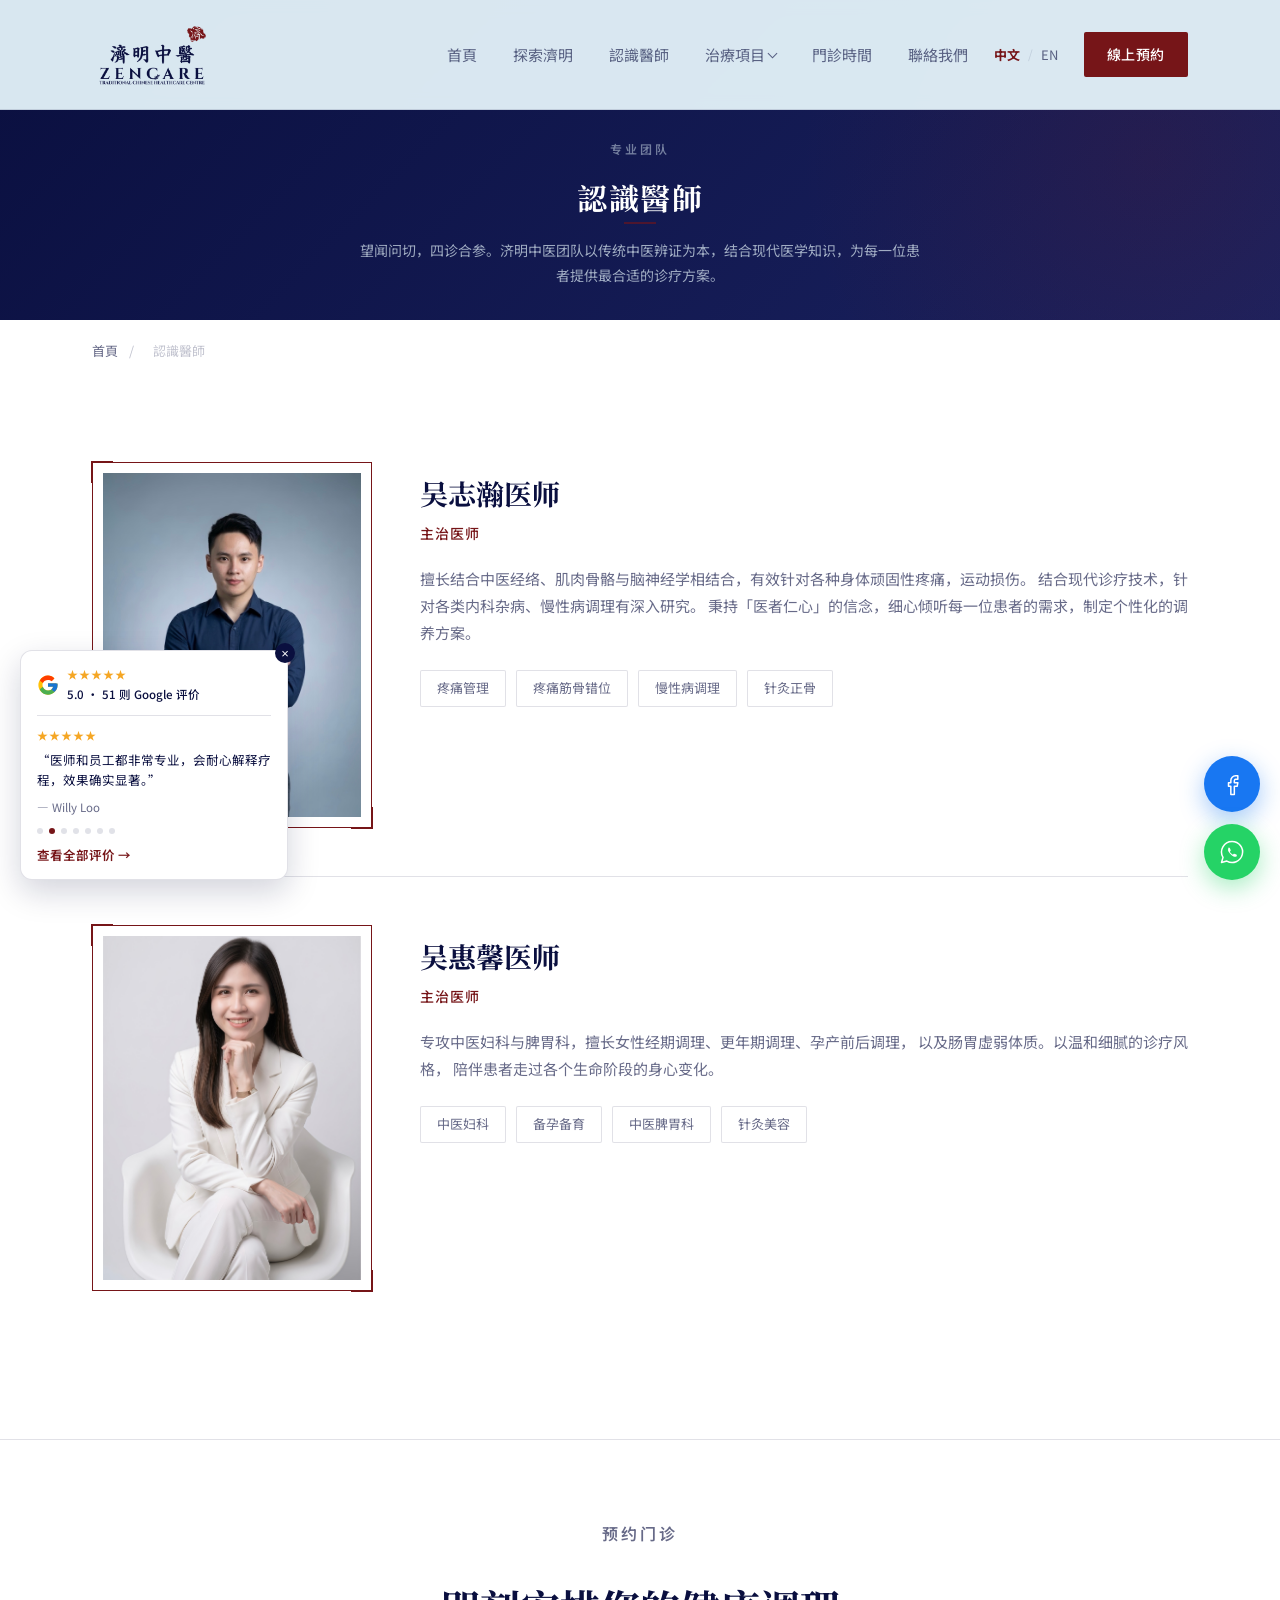
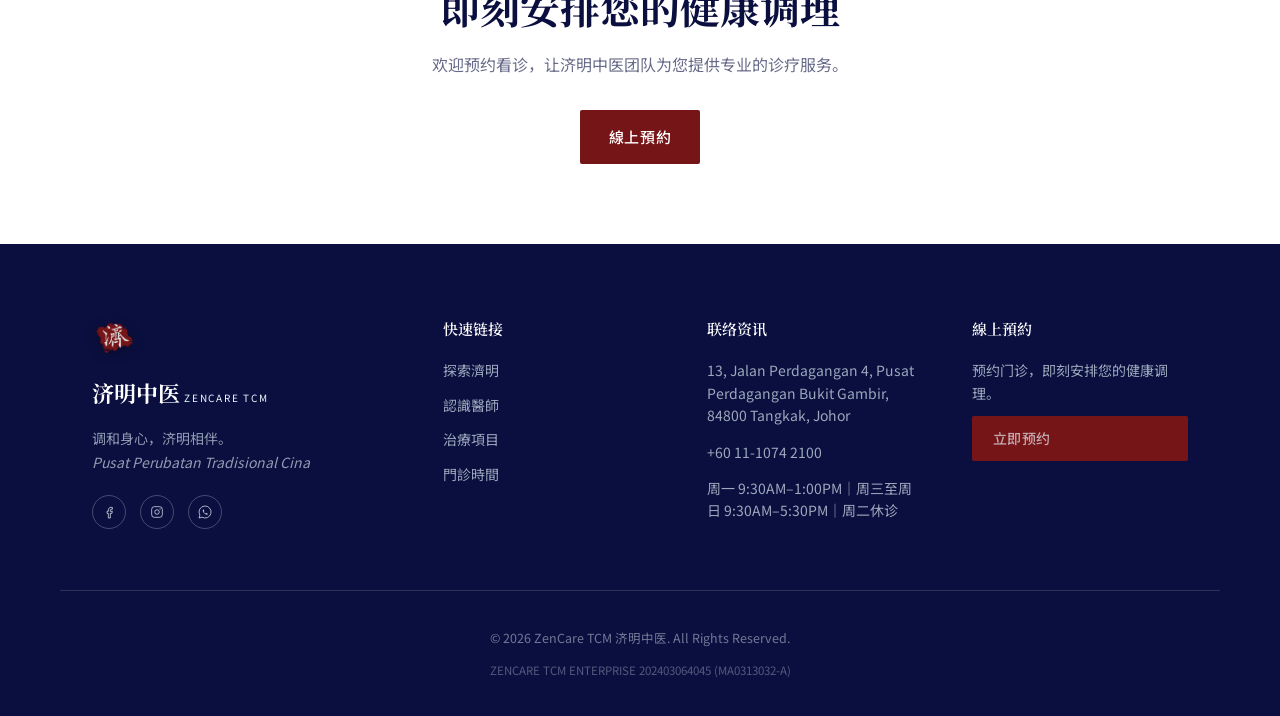
<file: doctors.html>
<!DOCTYPE html>
<html lang="zh-Hans"
      data-title-en="Our Practitioners - ZenCare TCM"
      data-desc-en="Meet the ZenCare TCM practitioner team. Professional Traditional Chinese Medicine care, carrying forward the healing tradition.">
<head>
<!-- Google tag (gtag.js) -->
<script async src="https://www.googletagmanager.com/gtag/js?id=G-NS2G1R8FDT"></script>
<script>
  window.dataLayer = window.dataLayer || [];
  function gtag(){dataLayer.push(arguments);}
  gtag('js', new Date());

  gtag('config', 'G-NS2G1R8FDT');
</script>
<meta charset="UTF-8">
<meta name="viewport" content="width=device-width, initial-scale=1.0">
<title>认识医师团队 - ZenCare TCM Bukit Gambir 中医诊所</title>
<meta name="description" content="认识 Bukit Gambir 济明中医专业医师团队，拥有丰富临床经验，提供针灸正骨、内科调理、妇儿科等诊疗服务，传承医道，守护您的健康。">
<link rel="canonical" href="https://www.zencaretcm.com/doctors.html">
<meta property="og:type" content="website">
<meta property="og:site_name" content="ZenCare TCM 济明中医">
<meta property="og:title" content="认识医师团队 - ZenCare TCM Bukit Gambir 中医诊所">
<meta property="og:description" content="认识 Bukit Gambir 济明中医专业医师团队，拥有丰富临床经验，提供针灸正骨、内科调理、妇儿科等诊疗服务，传承医道，守护您的健康。">
<meta property="og:url" content="https://www.zencaretcm.com/doctors.html">
<meta property="og:image" content="https://www.zencaretcm.com/assets/doctor1.jpg">
<meta property="og:locale" content="zh_CN">
<meta property="og:locale:alternate" content="en_US">
<meta name="twitter:card" content="summary_large_image">
<meta name="twitter:title" content="认识医师团队 - ZenCare TCM Bukit Gambir 中医诊所">
<meta name="twitter:description" content="认识 Bukit Gambir 济明中医专业医师团队，拥有丰富临床经验，提供针灸正骨、内科调理、妇儿科等诊疗服务，传承医道，守护您的健康。">
<meta name="twitter:image" content="https://www.zencaretcm.com/assets/doctor1.jpg">

<link rel="preconnect" href="https://fonts.googleapis.com">
<link rel="preconnect" href="https://fonts.gstatic.com" crossorigin>
<link href="https://fonts.googleapis.com/css2?family=Noto+Serif+SC:wght@500;600;700&family=Noto+Sans+SC:wght@300;400;500;700&display=swap" rel="stylesheet">
<link rel="icon" type="image/png" href="images/logo-seal.png">
<link rel="stylesheet" href="styles.css">
<style>
/* ===== 認識醫師页面专属样式 ===== */

/* Banner — 与子页面统一风格 */
.doctor-banner {
  padding: calc(var(--header-h) + 28px) 0 32px;
  background: linear-gradient(135deg, #0A0F3F 0%, #1A2260 100%);
  position: relative;
  overflow: hidden;
  text-align: center;
}
.doctor-banner::before {
  content: '';
  position: absolute;
  top: -50%; right: -20%;
  width: 60%; height: 200%;
  background: radial-gradient(circle at center, rgba(118,21,24,0.15), transparent 70%);
  z-index: 0;
}
.doctor-banner .container {
  position: relative;
  z-index: 1;
}
.doctor-banner .eyebrow {
  color: rgba(235,250,255,0.45);
  font-size: 12px;
  letter-spacing: 0.25em;
  margin-bottom: 10px;
}
.doctor-banner .section-title {
  color: #fff;
  font-size: 30px;
  margin-bottom: 4px;
  letter-spacing: 0.05em;
}
.doctor-banner .banner-divider {
  width: 32px;
  height: 2px;
  background: var(--color-brick);
  margin: 0 auto 14px;
  opacity: 0.6;
}
.doctor-banner p {
  color: rgba(235,250,255,0.65);
  font-size: 14px;
  max-width: 560px;
  margin: 0 auto;
  line-height: 1.8;
}

/* 医师列表 */
.doctor-list {
  padding: 80px 0 100px;
  background: var(--color-paper);
}
.doctor-card {
  display: grid;
  grid-template-columns: 280px 1fr;
  gap: 48px;
  align-items: start;
  padding: 48px 0;
  border-bottom: 1px solid var(--color-line);
}
.doctor-card:first-child {
  padding-top: 0;
}
.doctor-card:last-child {
  border-bottom: none;
}

.doctor-photo-frame {
  position: relative;
  border: 1px solid var(--color-gold);
  padding: 10px;
}
.doctor-photo-frame::before,
.doctor-photo-frame::after {
  content: '';
  position: absolute;
  width: 20px; height: 20px;
  border: 2px solid var(--color-brick);
}
.doctor-photo-frame::before { top: -2px; left: -2px; border-right: none; border-bottom: none; }
.doctor-photo-frame::after { bottom: -2px; right: -2px; border-left: none; border-top: none; }

.doctor-photo {
  aspect-ratio: 3/4;
  width: 100%;
  overflow: hidden;
  position: relative;
  background: linear-gradient(160deg, #EBFAFF, #C7D3E8);
}
.doctor-img {
  width: 100%;
  height: 100%;
  object-fit: cover;
  display: block;
}

.doctor-info {
  padding-top: 8px;
}
.doctor-name {
  font-family: var(--font-display);
  font-size: 28px;
  font-weight: 700;
  color: var(--color-ink);
  margin: 0 0 4px;
}
.doctor-title {
  font-size: 14px;
  color: var(--color-brick);
  letter-spacing: 0.08em;
  margin: 0 0 20px;
  font-weight: 500;
}
.doctor-desc {
  font-size: 15px;
  color: var(--color-ink-soft);
  line-height: 1.8;
  margin: 0 0 24px;
}
.doctor-specialties {
  display: flex;
  flex-wrap: wrap;
  gap: 10px;
}
.specialty-tag {
  display: inline-block;
  padding: 6px 16px;
  border: 1px solid var(--color-line);
  border-radius: 2px;
  font-size: 13px;
  color: var(--color-ink-soft);
  background: var(--color-card);
}

/* 预约区块 */
.doctor-cta {
  padding: 80px 0;
  background: var(--color-card);
  border-top: 1px solid var(--color-line);
  text-align: center;
}
.doctor-cta .section-title {
  margin-bottom: 12px;
}
.doctor-cta p {
  color: var(--color-ink-soft);
  font-size: 16px;
  margin-bottom: 32px;
}

/* 面包屑导航 */
.breadcrumb {
  padding: 20px 0;
  font-size: 13px;
  color: var(--color-ink-soft);
}
.breadcrumb a {
  color: var(--color-ink-soft);
  transition: color .2s;
}
.breadcrumb a:hover {
  color: var(--color-brick);
}
.breadcrumb span {
  margin: 0 8px;
  opacity: 0.4;
}

/* 响应式 */
@media (max-width: 960px) {
  .doctor-card {
    grid-template-columns: 1fr;
    gap: 32px;
  }
  .doctor-photo-frame {
    max-width: 240px;
  }
}
@media (max-width: 560px) {
  .doctor-banner {
    padding: calc(var(--header-h) + 20px) 0 24px;
  }
  .doctor-banner .section-title { font-size: 24px; }
  .doctor-list {
    padding: 60px 0;
  }
  .doctor-card {
    padding: 36px 0;
  }
}
</style>
<script type="application/ld+json">
{
  "@context": "https://schema.org",
  "@type": "MedicalClinic",
  "name": "ZenCare TCM 济明中医",
  "image": "https://www.zencaretcm.com/images/aboutzencare.jpeg",
  "url": "https://www.zencaretcm.com/",
  "telephone": "+601110742100",
  "priceRange": "$$",
  "address": {
    "@type": "PostalAddress",
    "streetAddress": "13, Jalan Perdagangan 4, Pusat Perdagangan Bukit Gambir",
    "addressLocality": "Bukit Gambir",
    "addressRegion": "Johor",
    "postalCode": "84800",
    "addressCountry": "MY"
  },
  "geo": {
    "@type": "GeoCoordinates",
    "latitude": 2.214636497765803,
    "longitude": 102.65730857458895
  },
  "openingHoursSpecification": [
    {
      "@type": "OpeningHoursSpecification",
      "dayOfWeek": "Monday",
      "opens": "09:30",
      "closes": "13:00"
    },
    {
      "@type": "OpeningHoursSpecification",
      "dayOfWeek": ["Wednesday", "Thursday", "Friday", "Saturday", "Sunday"],
      "opens": "09:30",
      "closes": "17:30"
    }
  ],
  "aggregateRating": {
    "@type": "AggregateRating",
    "ratingValue": "5.0",
    "reviewCount": "51"
  },
  "sameAs": [
    "https://www.facebook.com/profile.php?id=61554318343053"
  ]
}
</script>
</head>
<body>

<!-- ========== Header ========== -->
<header class="site-header" id="header">
  <div class="container header-inner">
    <a href="index.html" class="logo">
      <img src="images/logo-full.png" alt="ZenCare TCM 济明中医" class="logo-img">
    </a>
    <nav class="main-nav" id="mainNav">
      <a href="index.html#hero" data-i18n-zh>首頁</a>
      <a href="index.html#hero" data-i18n-en hidden>Home</a>

      <a href="index.html#about" data-i18n-zh>探索濟明</a>
      <a href="index.html#about" data-i18n-en hidden>About Us</a>

      <a href="doctors.html" data-i18n-zh>認識醫師</a>
      <a href="doctors.html" data-i18n-en hidden>Our Practitioners</a>

      <div class="nav-dropdown">
        <a href="javascript:void(0)" data-i18n-zh>治療項目</a>
        <a href="javascript:void(0)" data-i18n-en hidden>Treatments</a>
        <div class="nav-dropdown-menu">
          <a href="acupuncture.html" data-i18n-zh>针灸正骨伤科</a>
          <a href="acupuncture.html" data-i18n-en hidden>Acupuncture &amp; Orthopedics</a>

          <a href="internal.html" data-i18n-zh>内科体质调理</a>
          <a href="internal.html" data-i18n-en hidden>Internal Medicine</a>

          <a href="gynecology.html" data-i18n-zh>妇儿科</a>
          <a href="gynecology.html" data-i18n-en hidden>Gynecology &amp; Pediatrics</a>
        </div>
      </div>

      <a href="index.html#hours" data-i18n-zh>門診時間</a>
      <a href="index.html#hours" data-i18n-en hidden>Hours</a>

      <a href="index.html#contact" data-i18n-zh>聯絡我們</a>
      <a href="index.html#contact" data-i18n-en hidden>Contact</a>
    </nav>

    <div class="lang-switch" id="langSwitch" role="group" aria-label="切换语言 / Language">
      <button type="button" class="lang-btn" data-lang-btn="zh" aria-pressed="true">中文</button>
      <span class="lang-sep" aria-hidden="true">/</span>
      <button type="button" class="lang-btn" data-lang-btn="en" aria-pressed="false">EN</button>
    </div>

    <a href="https://wa.me/601110742100?text=Hello%20ZenCare%20TCM!" class="btn btn-primary header-cta" target="_blank">
      <span data-i18n-zh>線上預約</span><span data-i18n-en hidden>Book Now</span>
    </a>
    <button class="nav-toggle" id="navToggle" aria-label="开启选单" aria-expanded="false">
      <span></span><span></span><span></span>
    </button>
  </div>
</header>

<!-- ========== Banner ========== -->
<section class="doctor-banner">
  <div class="container">
    <p class="eyebrow" data-i18n-zh>专业团队</p>
    <p class="eyebrow" data-i18n-en hidden>Our Team</p>
    <h1 class="section-title" data-i18n-zh>認識醫師</h1>
    <h1 class="section-title" data-i18n-en hidden>Our Practitioners</h1>
    <div class="banner-divider"></div>
    <p data-i18n-zh>望闻问切，四诊合参。济明中医团队以传统中医辨证为本，结合现代医学知识，为每一位患者提供最合适的诊疗方案。</p>
    <p data-i18n-en hidden>Observation, listening, inquiry, and pulse-taking. The ZenCare TCM team combines traditional TCM diagnosis with modern medical knowledge to design the right treatment plan for every patient.</p>
  </div>
</section>

<!-- ========== 面包屑 ========== -->
<div class="container">
  <div class="breadcrumb">
    <a href="index.html" data-i18n-zh>首頁</a>
    <a href="index.html" data-i18n-en hidden>Home</a>
    <span>/</span>
    <span data-i18n-zh>認識醫師</span>
    <span data-i18n-en hidden>Our Practitioners</span>
  </div>
</div>

<!-- ========== 医师列表 ========== -->
<section class="doctor-list">
  <div class="container">

    <!-- 医师 1 -->
    <div class="doctor-card">
      <div class="doctor-photo-frame">
        <div class="doctor-photo">
          <img src="assets/doctor1.jpg" alt="吴志瀚医师 Goh Zhi Han, TCM Practitioner" class="doctor-img">
        </div>
      </div>
      <div class="doctor-info">
        <h2 class="doctor-name" data-i18n-zh>吴志瀚医师</h2>
        <h2 class="doctor-name" data-i18n-en hidden>Goh Zhi Han</h2>
        <p class="doctor-title" data-i18n-zh>主治医师</p>
        <p class="doctor-title" data-i18n-en hidden>TCM Practitioner</p>
        <p class="doctor-desc" data-i18n-zh>
          擅长结合中医经络、肌肉骨骼与脑神经学相结合，有效针对各种身体顽固性疼痛，运动损伤。
          结合现代诊疗技术，针对各类内科杂病、慢性病调理有深入研究。
          秉持「医者仁心」的信念，细心倾听每一位患者的需求，制定个性化的调养方案。
        </p>
        <p class="doctor-desc" data-i18n-en hidden>
          Combining TCM meridian theory with musculoskeletal and neurological science, he specializes in treating stubborn chronic pain and sports injuries. Drawing on modern clinical techniques, he has deep expertise in internal medicine and chronic disease management. Guided by compassionate care, he listens closely to every patient and designs a personalized treatment plan.
        </p>
        <div class="doctor-specialties" data-i18n-zh>
          <span class="specialty-tag">疼痛管理</span>
          <span class="specialty-tag">疼痛筋骨错位</span>
          <span class="specialty-tag">慢性病调理</span>
          <span class="specialty-tag">针灸正骨</span>
        </div>
        <div class="doctor-specialties" data-i18n-en hidden>
          <span class="specialty-tag">Pain Management</span>
          <span class="specialty-tag">Bone &amp; Joint Alignment</span>
          <span class="specialty-tag">Chronic Disease Care</span>
          <span class="specialty-tag">Acupuncture &amp; Bone-Setting</span>
        </div>
      </div>
    </div>

    <!-- 医师 2 -->
    <div class="doctor-card">
      <div class="doctor-photo-frame">
        <div class="doctor-photo">
          <img src="assets/doctor2.jpg" alt="吴惠馨医师 Goh Hui Xin, TCM Practitioner" class="doctor-img">
        </div>
      </div>
      <div class="doctor-info">
        <h2 class="doctor-name" data-i18n-zh>吴惠馨医师</h2>
        <h2 class="doctor-name" data-i18n-en hidden>Goh Hui Xin</h2>
        <p class="doctor-title" data-i18n-zh>主治医师</p>
        <p class="doctor-title" data-i18n-en hidden>TCM Practitioner</p>
        <p class="doctor-desc" data-i18n-zh>
          专攻中医妇科与脾胃科，擅长女性经期调理、更年期调理、孕产前后调理，
          以及肠胃虚弱体质。以温和细腻的诊疗风格，
          陪伴患者走过各个生命阶段的身心变化。
        </p>
        <p class="doctor-desc" data-i18n-en hidden>
          Specializing in TCM gynecology and digestive health, she focuses on menstrual regulation, menopause care, pre- and postnatal recovery, and weak digestive constitutions. With a gentle, attentive approach, she supports patients through every stage of life's physical and emotional changes.
        </p>
        <div class="doctor-specialties" data-i18n-zh>
          <span class="specialty-tag">中医妇科</span>
          <span class="specialty-tag">备孕备育</span>
          <span class="specialty-tag">中医脾胃科</span>
          <span class="specialty-tag">针灸美容</span>
        </div>
        <div class="doctor-specialties" data-i18n-en hidden>
          <span class="specialty-tag">TCM Gynecology</span>
          <span class="specialty-tag">Fertility &amp; Pregnancy Care</span>
          <span class="specialty-tag">TCM Digestive Health</span>
          <span class="specialty-tag">Cosmetic Acupuncture</span>
        </div>
      </div>
    </div>

  </div>
</section>

<!-- ========== 预约区块 ========== -->
<section class="doctor-cta">
  <div class="container">
    <p class="eyebrow" data-i18n-zh>预约门诊</p>
    <p class="eyebrow" data-i18n-en hidden>Book an Appointment</p>
    <h2 class="section-title" data-i18n-zh>即刻安排您的健康调理</h2>
    <h2 class="section-title" data-i18n-en hidden>Schedule Your Wellness Care Today</h2>
    <p data-i18n-zh>欢迎预约看诊，让济明中医团队为您提供专业的诊疗服务。</p>
    <p data-i18n-en hidden>Book your visit and let the ZenCare TCM team provide you with professional, personalized care.</p>
    <a href="https://wa.me/601110742100?text=Hello%20ZenCare%20TCM!" class="btn btn-primary" target="_blank">
      <span data-i18n-zh>線上預約</span><span data-i18n-en hidden>Book Now</span>
    </a>
  </div>
</section>

<!-- ========== Footer ========== -->
<footer class="site-footer" id="contact">
  <div class="container footer-inner">
    <div class="footer-brand">
      <img src="images/logo-seal.png" alt="济明中医 印 ZenCare TCM Seal" class="footer-seal">
      <span class="logo-cn footer-logo-cn">济明中医</span>
      <span class="logo-en footer-logo-en">ZENCARE TCM</span>
      <p class="footer-tagline" data-i18n-zh>调和身心，济明相伴。<br><em>Pusat Perubatan Tradisional Cina</em></p>
      <p class="footer-tagline" data-i18n-en hidden>Harmonize Body &amp; Mind, ZenCare by Your Side.<br><em>Pusat Perubatan Tradisional Cina</em></p>
      <div class="footer-social">
        <a href="https://www.facebook.com/profile.php?id=61554318343053" target="_blank" aria-label="Facebook"><svg viewBox="0 0 24 24" fill="none"><path d="M15 8h2V5h-2c-2.2 0-4 1.8-4 4v2H9v3h2v7h3v-7h2.4l.6-3H14v-1.5c0-.6.4-1.5 1-1.5z" stroke="currentColor" stroke-width="1.3" stroke-linejoin="round"/></svg></a>
        <a href="#" aria-label="Instagram"><svg viewBox="0 0 24 24" fill="none"><rect x="4" y="4" width="16" height="16" rx="4" stroke="currentColor" stroke-width="1.3"/><circle cx="12" cy="12" r="3.4" stroke="currentColor" stroke-width="1.3"/><circle cx="16.6" cy="7.4" r="0.9" fill="currentColor"/></svg></a>
        <a href="https://wa.me/601110742100?text=Hello%20ZenCare%20TCM!" aria-label="WhatsApp"><svg viewBox="0 0 24 24" fill="none"><path d="M12 3a9 9 0 00-7.7 13.6L3 21l4.6-1.2A9 9 0 1012 3z" stroke="currentColor" stroke-width="1.3" stroke-linejoin="round"/><path d="M8.5 8.8c.2-.5.4-.5.7-.5h.5c.2 0 .4 0 .5.4l.7 1.7c.1.2 0 .4-.1.5l-.5.6c-.1.2-.1.3 0 .5.4.7 1.4 1.7 2.1 2.1.2.1.3.1.5 0l.6-.5c.1-.1.3-.2.5-.1l1.7.7c.3.1.4.3.4.5v.5c0 .3 0 .5-.5.7-1 .4-2.3 0-3.9-1.2-1.3-1-2.2-2.1-2.7-3.1-.5-1-.5-2 0-2.8z" fill="currentColor"/></svg></a>
      </div>
    </div>
    <div class="footer-col">
      <h4 data-i18n-zh>快速链接</h4>
      <h4 data-i18n-en hidden>Quick Links</h4>
      <a href="index.html#about" data-i18n-zh>探索濟明</a>
      <a href="index.html#about" data-i18n-en hidden>About Us</a>
      <a href="doctors.html" data-i18n-zh>認識醫師</a>
      <a href="doctors.html" data-i18n-en hidden>Our Practitioners</a>
      <a href="acupuncture.html" data-i18n-zh>治療項目</a>
      <a href="acupuncture.html" data-i18n-en hidden>Treatments</a>
      <a href="index.html#hours" data-i18n-zh>門診時間</a>
      <a href="index.html#hours" data-i18n-en hidden>Hours</a>
    </div>
    <div class="footer-col">
      <h4 data-i18n-zh>联络资讯</h4>
      <h4 data-i18n-en hidden>Contact Info</h4>
      <p>13, Jalan Perdagangan 4, Pusat Perdagangan Bukit Gambir, 84800 Tangkak, Johor</p>
      <p><a href="tel:+601110742100">+60 11-1074 2100</a></p>
      <p data-i18n-zh>周一 9:30AM–1:00PM｜周三至周日 9:30AM–5:30PM｜周二休诊</p>
      <p data-i18n-en hidden>Mon 9:30AM–1:00PM｜Wed–Sun 9:30AM–5:30PM｜Closed Tue</p>
    </div>
    <div class="footer-col">
      <h4 data-i18n-zh>線上預約</h4>
      <h4 data-i18n-en hidden>Book Online</h4>
      <p class="footer-cta-text" data-i18n-zh>预约门诊，即刻安排您的健康调理。</p>
      <p class="footer-cta-text" data-i18n-en hidden>Book your appointment today and start your journey to better health.</p>
      <a href="https://wa.me/601110742100?text=Hello%20ZenCare%20TCM!" class="btn btn-primary" target="_blank">
        <span data-i18n-zh>立即预约</span><span data-i18n-en hidden>Book Now</span>
      </a>
    </div>
  </div>
  <div class="footer-bottom container">
    <p>© 2026 ZenCare TCM 济明中医. All Rights Reserved.</p>
    <p class="footer-reg">ZENCARE TCM ENTERPRISE 202403064045 (MA0313032-A)</p>
  </div>
</footer>

<!-- ========== Floating Social Buttons ========== -->
<div class="social-float-group">
  <a href="https://www.facebook.com/profile.php?id=61554318343053" target="_blank" rel="noopener" class="social-float fb-float" aria-label="Facebook">
    <svg viewBox="0 0 24 24" fill="none"><path d="M15 8h2V5h-2c-2.2 0-4 1.8-4 4v2H9v3h2v7h3v-7h2.4l.6-3H14v-1.5c0-.6.4-1.5 1-1.5z" stroke="currentColor" stroke-width="1.3" stroke-linejoin="round"/></svg>
  </a>
  <a href="https://wa.me/601110742100?text=Hello%20ZenCare%20TCM!" target="_blank" rel="noopener" class="social-float whatsapp-float" aria-label="WhatsApp">
    <svg viewBox="0 0 24 24" fill="none"><path d="M12 3a9 9 0 00-7.7 13.6L3 21l4.6-1.2A9 9 0 1012 3z" stroke="currentColor" stroke-width="1.3" stroke-linejoin="round"/><path d="M8.5 8.8c.2-.5.4-.5.7-.5h.5c.2 0 .4 0 .5.4l.7 1.7c.1.2 0 .4-.1.5l-.5.6c-.1.2-.1.3 0 .5.4.7 1.4 1.7 2.1 2.1.2.1.3.1.5 0l.6-.5c.1-.1.3-.2.5-.1l1.7.7c.3.1.4.3.4.5v.5c0 .3 0 .5-.5.7-1 .4-2.3 0-3.9-1.2-1.3-1-2.2-2.1-2.7-3.1-.5-1-.5-2 0-2.8z" fill="currentColor"/></svg>
  </a>
</div>

<!-- ========== Floating Google Review ========== -->
<div class="google-review-float" id="googleReviewFloat">
  <button type="button" class="grf-close" id="grfClose" aria-label="Close">×</button>

  <div class="grf-head">
    <span class="grf-icon" aria-hidden="true">
      <svg viewBox="0 0 48 48"><path fill="#FFC107" d="M43.6 20.5H42V20H24v8h11.3c-1.6 4.7-6.1 8-11.3 8-6.6 0-12-5.4-12-12s5.4-12 12-12c3.1 0 5.8 1.1 8 3l6-6C34.5 5.1 29.6 3 24 3 12.4 3 3 12.4 3 24s9.4 21 21 21 21-9.4 21-21c0-1.2-.1-2.4-.4-3.5z"/><path fill="#FF3D00" d="M6.3 14.7l6.6 4.8C14.6 15.7 18.9 13 24 13c3.1 0 5.8 1.1 8 3l6-6C34.5 5.1 29.6 3 24 3 16.1 3 9.2 7.4 6.3 14.7z"/><path fill="#4CAF50" d="M24 45c5.5 0 10.4-2.1 14.2-5.6l-6.6-5.6C29.6 35.4 27 36 24 36c-5.2 0-9.6-3.3-11.3-8l-6.6 5.1C9.1 40.5 16 45 24 45z"/><path fill="#1976D2" d="M43.6 20.5H42V20H24v8h11.3c-.8 2.3-2.2 4.3-4.1 5.8l6.6 5.6C41.9 36.6 45 30.8 45 24c0-1.2-.1-2.4-.4-3.5z"/></svg>
    </span>
    <span class="grf-rating">
      <span class="grf-stars" aria-hidden="true">★★★★★</span>
      <span class="grf-text" data-i18n-zh>5.0 · 51 则 Google 评价</span>
      <span class="grf-text" data-i18n-en hidden>5.0 · 51 Google Reviews</span>
    </span>
  </div>

  <div class="grf-quote">
    <p class="grf-quote-stars" aria-hidden="true">★★★★★</p>
    <p class="grf-quote-text" id="grfQuoteText"></p>
    <p class="grf-quote-author" id="grfQuoteAuthor"></p>
  </div>

  <div class="grf-dots" id="grfDots" role="tablist" aria-label="评价切换"></div>

  <a href="https://www.google.com/maps/search/?api=1&query=ZenCare+TCM&query_place_id=ChIJVxS-WevP0R0ZGe6c3a2drd0" target="_blank" rel="noopener" class="grf-link" data-i18n-zh>查看全部评价 →</a>
  <a href="https://www.google.com/maps/search/?api=1&query=ZenCare+TCM&query_place_id=ChIJVxS-WevP0R0ZGe6c3a2drd0" target="_blank" rel="noopener" class="grf-link" data-i18n-en hidden>See all reviews →</a>
</div>

<script src="script.js"></script>
</body>
</html>
</file>
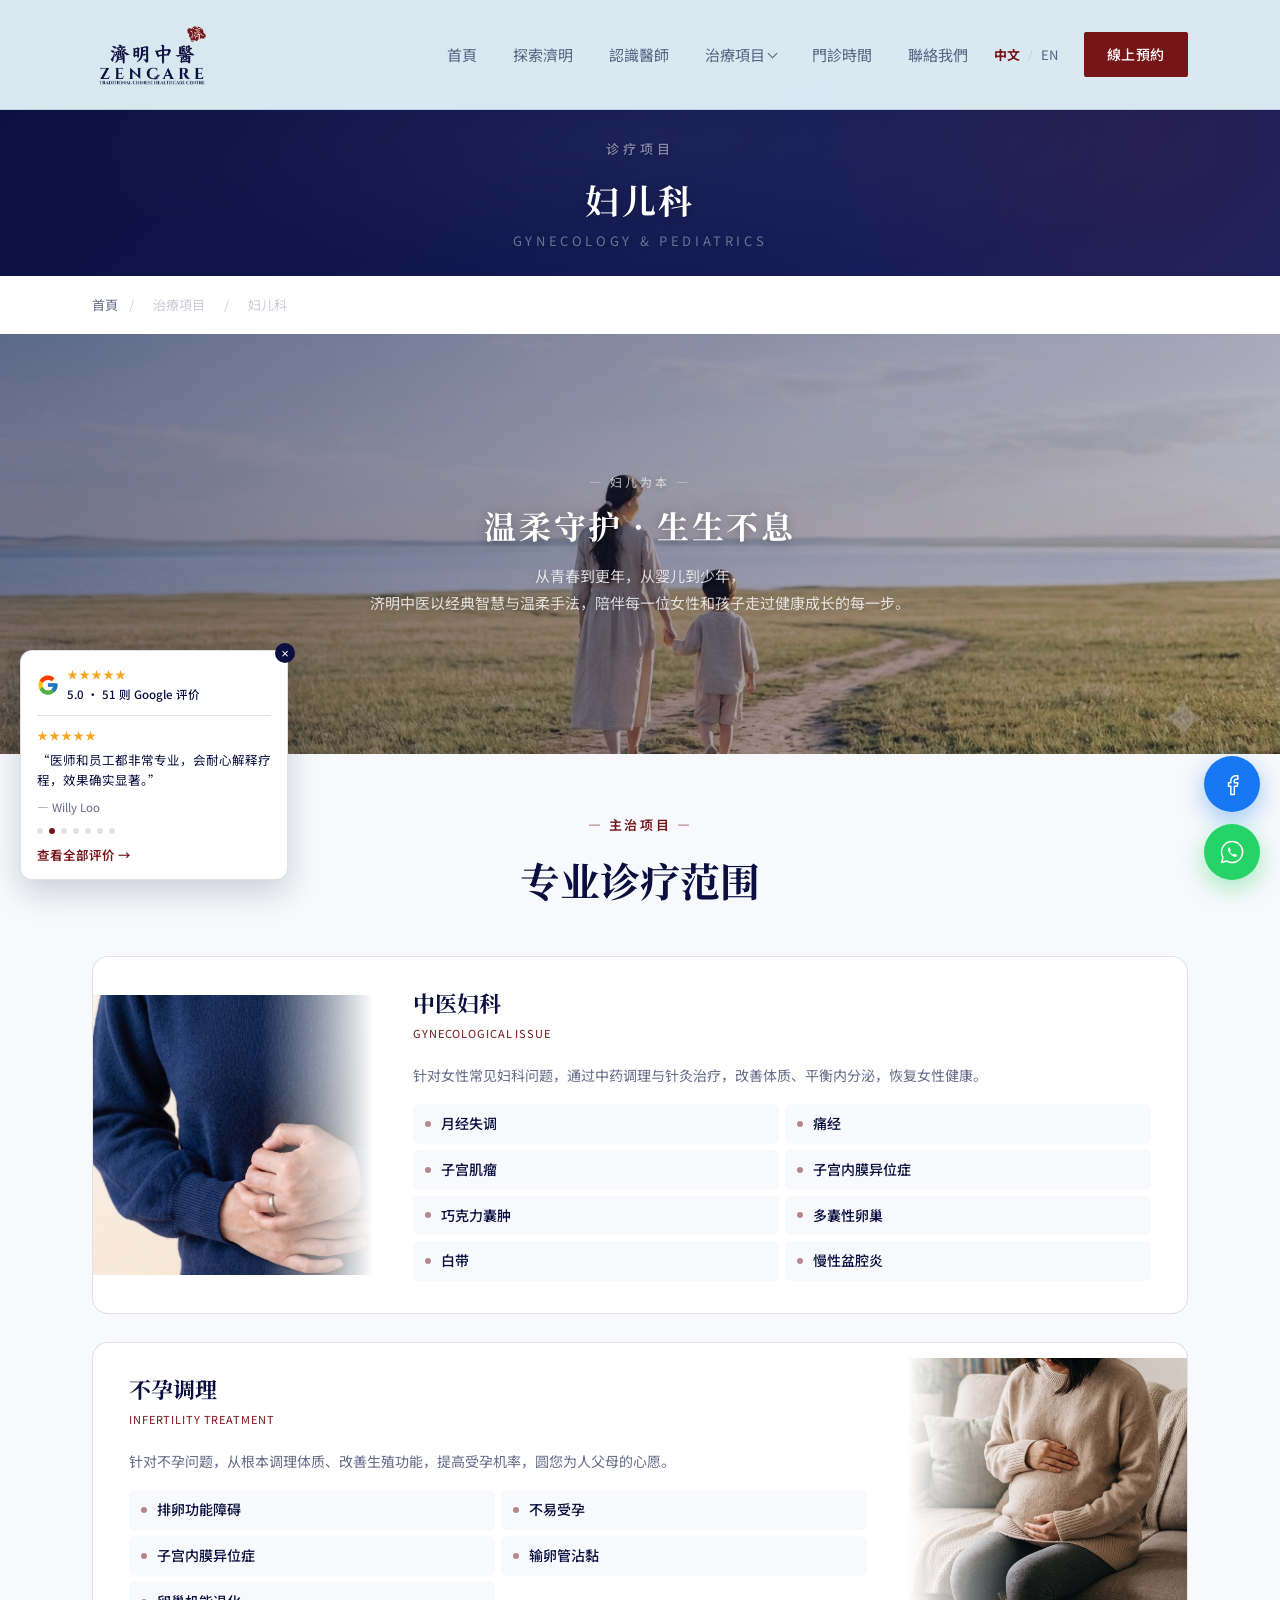
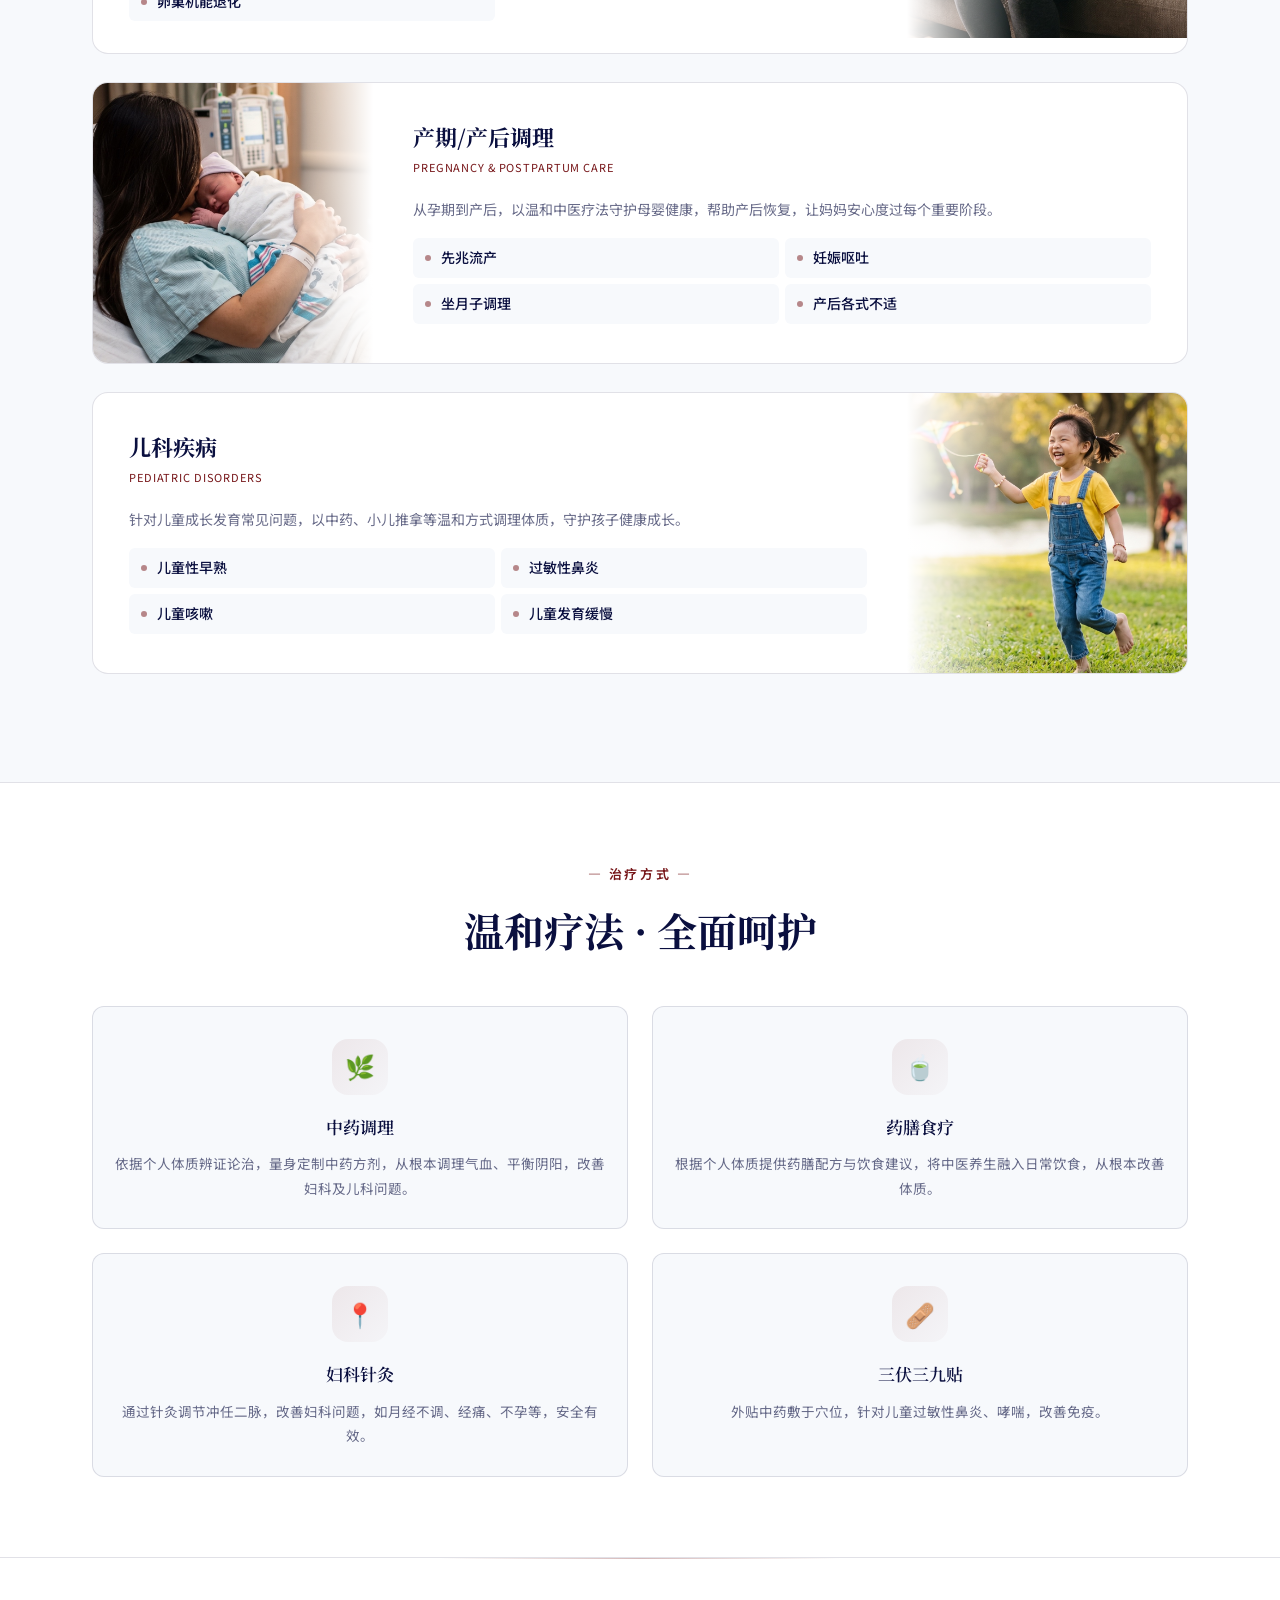
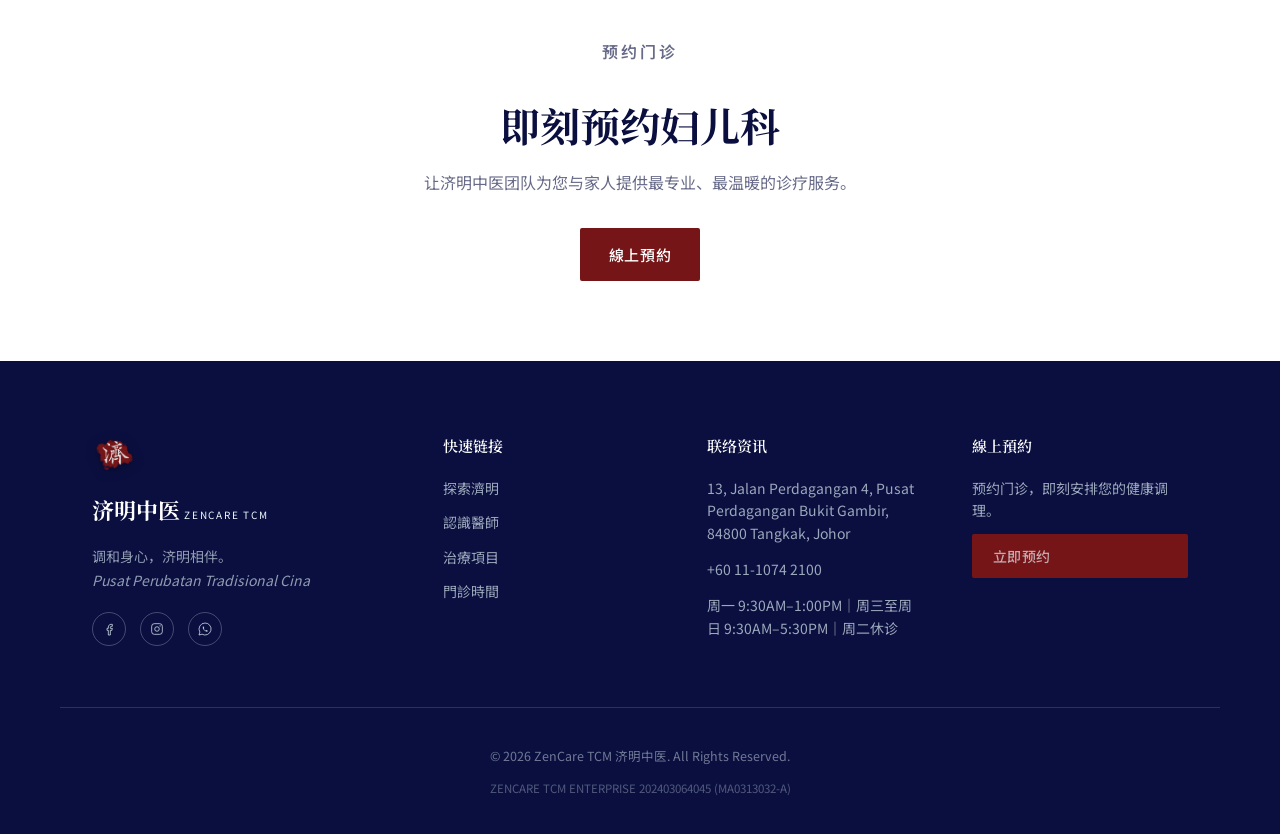
<file: gynecology.html>
<!DOCTYPE html>
<html lang="zh-Hans"
      data-title-en="Gynecology &amp; Pediatrics - ZenCare TCM"
      data-desc-en="ZenCare TCM's Gynecology &amp; Pediatrics department focuses on women's health at every life stage and children's growth and development, with gentle TCM therapies caring for mother, child and family.">
<head>
<!-- Google tag (gtag.js) -->
<script async src="https://www.googletagmanager.com/gtag/js?id=G-NS2G1R8FDT"></script>
<script>
  window.dataLayer = window.dataLayer || [];
  function gtag(){dataLayer.push(arguments);}
  gtag('js', new Date());

  gtag('config', 'G-NS2G1R8FDT');
</script>
<meta charset="UTF-8">
<meta name="viewport" content="width=device-width, initial-scale=1.0">
<title>Bukit Gambir 中医妇儿科调理 - ZenCare TCM 济明中医</title>
<meta name="description" content="位于 Bukit Gambir 的济明中医妇儿科，专注女性各阶段生理健康与儿童生长发育，以温和中医疗法守护母婴与家庭健康。">
<link rel="canonical" href="https://www.zencaretcm.com/gynecology.html">
<meta property="og:type" content="website">
<meta property="og:site_name" content="ZenCare TCM 济明中医">
<meta property="og:title" content="Bukit Gambir 中医妇儿科调理 - ZenCare TCM 济明中医">
<meta property="og:description" content="位于 Bukit Gambir 的济明中医妇儿科，专注女性各阶段生理健康与儿童生长发育，以温和中医疗法守护母婴与家庭健康。">
<meta property="og:url" content="https://www.zencaretcm.com/gynecology.html">
<meta property="og:image" content="https://www.zencaretcm.com/images/mumnkid.jpeg">
<meta property="og:locale" content="zh_CN">
<meta property="og:locale:alternate" content="en_US">
<meta name="twitter:card" content="summary_large_image">
<meta name="twitter:title" content="Bukit Gambir 中医妇儿科调理 - ZenCare TCM 济明中医">
<meta name="twitter:description" content="位于 Bukit Gambir 的济明中医妇儿科，专注女性各阶段生理健康与儿童生长发育，以温和中医疗法守护母婴与家庭健康。">
<meta name="twitter:image" content="https://www.zencaretcm.com/images/mumnkid.jpeg">

<link rel="preconnect" href="https://fonts.googleapis.com">
<link rel="preconnect" href="https://fonts.gstatic.com" crossorigin>
<link href="https://fonts.googleapis.com/css2?family=Noto+Serif+SC:wght@500;600;700&family=Noto+Sans+SC:wght@300;400;500;700&display=swap" rel="stylesheet">
<link rel="icon" type="image/png" href="images/logo-seal.png">
<link rel="stylesheet" href="styles.css">
<style>

/* ===== 子页面通用样式 ===== */

/* 面包屑 */
.breadcrumb {
  padding: 18px 0;
  font-size: 13px;
  color: var(--color-ink-soft);
}
.breadcrumb a { color: var(--color-ink-soft); transition: color .2s; }
.breadcrumb a:hover { color: var(--color-brick); }
.breadcrumb span { margin: 0 8px; opacity: 0.35; }

/* ===== Banner ===== */
.subpage-banner {
  padding: calc(var(--header-h) + 28px) 0 24px;
  background: linear-gradient(135deg, #0A0F3F 0%, #1A2260 100%);
  position: relative;
  overflow: hidden;
  text-align: center;
}
.subpage-banner::before {
  content: '';
  position: absolute;
  top: -50%; right: -20%;
  width: 60%; height: 200%;
  background: radial-gradient(circle at center, rgba(118,21,24,0.15), transparent 70%);
  z-index: 0;
}
.subpage-banner::after {
  content: '';
  position: absolute;
  top: 0; left: 0; right: 0; bottom: 0;
  background: radial-gradient(ellipse at center, rgba(255,255,255,0.04) 0%, transparent 70%);
  z-index: 0;
}
.subpage-banner .container { position: relative; z-index: 1; }
.subpage-banner .eyebrow {
  color: rgba(235,250,255,0.5);
  font-size: 13px;
  letter-spacing: 0.3em;
  margin-bottom: 12px;
  font-weight: 500;
  text-shadow: 0 1px 4px rgba(0,0,0,0.2);
}
.subpage-banner .section-title {
  color: #fff;
  font-size: 34px;
  margin-bottom: 6px;
  letter-spacing: 0.08em;
  font-weight: 700;
  text-shadow: 0 2px 8px rgba(0,0,0,0.25);
}
.subpage-banner .en-subtitle {
  color: rgba(235,250,255,0.4);
  font-size: 13px;
  letter-spacing: 0.28em;
  font-weight: 400;
  margin: 0;
  display: block;
  text-shadow: 0 1px 4px rgba(0,0,0,0.15);
}

/* ===== 妇儿视觉区 - 全宽横幅 ===== */
.pulse-section {
  position: relative;
  width: 100%;
  height: 420px;
  overflow: hidden;
  display: flex;
  align-items: center;
  justify-content: center;
}
.pulse-section .pulse-bg {
  position: absolute;
  top: 0;
  left: 0;
  width: 100%;
  height: 100%;
  object-fit: cover;
  z-index: 0;
}
.pulse-section::after {
  content: '';
  position: absolute;
  top: 0;
  left: 0;
  width: 100%;
  height: 100%;
  background: linear-gradient(135deg, rgba(10,15,63,0.55), rgba(10,15,63,0.25));
  z-index: 1;
}
.pulse-content {
  position: relative;
  z-index: 2;
  text-align: center;
  max-width: 700px;
  padding: 0 20px;
}
.pulse-content .section-label {
  font-size: 12px;
  letter-spacing: 0.25em;
  color: rgba(255,255,255,0.6);
  font-weight: 500;
  margin: 0 0 12px;
  text-transform: uppercase;
}
.pulse-content h2 {
  font-family: var(--font-display);
  font-size: 32px;
  font-weight: 700;
  color: #fff;
  margin: 0 0 16px;
  line-height: 1.3;
  letter-spacing: 0.08em;
  text-shadow: 0 2px 12px rgba(0,0,0,0.3);
}
.pulse-content p {
  font-size: 15px;
  color: rgba(255,255,255,0.8);
  line-height: 1.8;
  margin: 0;
  text-shadow: 0 1px 6px rgba(0,0,0,0.2);
}

/* ===== 主治项目 - 图文左右布局 ===== */
.conditions-section {
  padding: 60px 0 80px;
  background: #F7F9FC;
}
.conditions-section .section-label {
  text-align: center;
  font-size: 13px;
  letter-spacing: 0.2em;
  color: var(--color-brick);
  font-weight: 600;
  margin: 0 0 8px;
  text-transform: uppercase;
}
.conditions-section .section-title {
  text-align: center;
  margin-bottom: 48px;
}

/* 图文卡片 - 与 acupuncture.html 统一风格 */
.condition-card {
  display: flex;
  align-items: center;
  gap: 40px;
  background: #fff;
  border: 1px solid var(--color-line);
  border-radius: 16px;
  overflow: hidden;
  transition: all .4s ease;
  margin-bottom: 28px;
}
.condition-card:hover {
  border-color: var(--color-brick);
  box-shadow: 0 12px 40px rgba(118,21,24,0.08);
  transform: translateY(-3px);
}
.condition-card .cc-image {
  flex: 0 0 280px;
  height: 280px;
  overflow: hidden;
  position: relative;
}
.condition-card .cc-image img {
  width: 100%;
  height: 100%;
  object-fit: cover;
  transition: transform .6s ease;
}
.condition-card:hover .cc-image img {
  transform: scale(1.08);
}
.condition-card .cc-image::after {
  content: '';
  position: absolute;
  top: 0; right: 0;
  width: 40%;
  height: 100%;
  background: linear-gradient(90deg, transparent, #fff);
  pointer-events: none;
}
.condition-card:nth-child(even) .cc-image {
  order: 1;
}
.condition-card:nth-child(even) .cc-image::after {
  left: 0;
  right: auto;
  background: linear-gradient(270deg, transparent, #fff);
}
.condition-card .cc-content {
  flex: 1;
  padding: 32px 36px 32px 0;
}
.condition-card:nth-child(even) .cc-content {
  padding: 32px 0 32px 36px;
}
.condition-card .cc-header {
  display: flex;
  align-items: center;
  gap: 14px;
  margin-bottom: 18px;
}
.condition-card .cc-icon {
  width: 48px;
  height: 48px;
  background: linear-gradient(135deg, var(--color-brick), var(--color-brick-dark));
  color: #fff;
  border-radius: 14px;
  display: flex;
  align-items: center;
  justify-content: center;
  font-size: 22px;
  flex-shrink: 0;
}
.condition-card .cc-title-group { flex: 1; }
.condition-card .cc-title {
  font-family: var(--font-display);
  font-size: 22px;
  font-weight: 700;
  color: var(--color-ink);
  margin: 0;
  line-height: 1.3;
}
.condition-card .cc-en {
  font-size: 11px;
  color: var(--color-brick);
  letter-spacing: 0.08em;
  font-weight: 400;
  text-transform: uppercase;
}
.condition-card .cc-desc {
  font-size: 14px;
  color: var(--color-ink-soft);
  line-height: 1.8;
  margin: 0 0 16px;
}
.condition-card .cc-items {
  display: grid;
  grid-template-columns: 1fr 1fr;
  gap: 6px;
}
.condition-card .cc-item {
  display: flex;
  align-items: center;
  gap: 10px;
  padding: 8px 12px;
  background: #F7F9FC;
  border-radius: 6px;
  font-size: 14px;
  color: var(--color-ink);
  font-weight: 500;
  transition: all .3s ease;
}
.condition-card .cc-item:hover {
  background: rgba(118,21,24,0.06);
  color: var(--color-brick);
}
.condition-card .cc-item .cc-dot {
  width: 6px;
  height: 6px;
  border-radius: 50%;
  background: var(--color-brick);
  flex-shrink: 0;
  opacity: 0.5;
}

/* ===== 治疗方式区块 ===== */
.methods-section {
  padding: 80px 0;
  background: #fff;
  border-top: 1px solid var(--color-line);
  border-bottom: 1px solid var(--color-line);
}
.methods-section .section-label {
  text-align: center;
  font-size: 13px;
  letter-spacing: 0.2em;
  color: var(--color-brick);
  font-weight: 600;
  margin: 0 0 8px;
  text-transform: uppercase;
}
.methods-section .section-title {
  text-align: center;
  margin-bottom: 48px;
}
.method-grid {
  display: grid;
  grid-template-columns: repeat(2, 1fr);
  gap: 24px;
}
.method-card {
  background: #F7F9FC;
  border: 1px solid var(--color-line);
  border-radius: 12px;
  padding: 32px 22px 28px;
  text-align: center;
  transition: all .4s ease;
  display: flex;
  flex-direction: column;
  position: relative;
  overflow: hidden;
}
.method-card::after {
  content: '';
  position: absolute;
  bottom: 0;
  left: 20%;
  right: 20%;
  height: 3px;
  background: var(--color-brick);
  border-radius: 2px;
  opacity: 0;
  transition: all .4s ease;
}
.method-card:hover {
  border-color: var(--color-brick);
  transform: translateY(-4px);
  box-shadow: 0 12px 32px rgba(118,21,24,0.08);
}
.method-card:hover::after {
  opacity: 1;
  left: 10%;
  right: 10%;
}
.method-card .mc-icon-wrap {
  display: inline-flex;
  align-items: center;
  justify-content: center;
  width: 56px;
  height: 56px;
  background: linear-gradient(135deg, rgba(118,21,24,0.08), rgba(118,21,24,0.02));
  border-radius: 16px;
  margin: 0 auto 18px;
  transition: all .4s ease;
}
.method-card:hover .mc-icon-wrap {
  background: var(--color-brick);
  transform: scale(1.05);
}
.method-card .mc-icon {
  font-size: 24px;
  transition: all .4s ease;
}
.method-card:hover .mc-icon {
  filter: brightness(0) invert(1);
}
.method-card h4 {
  font-family: var(--font-display);
  font-size: 17px;
  font-weight: 600;
  color: var(--color-ink);
  margin: 0 0 10px;
}
.method-card p {
  font-size: 13.5px;
  color: var(--color-ink-soft);
  line-height: 1.8;
  margin: 0;
  flex: 1;
}

/* ===== 预约区块 ===== */
.cta-section {
  padding: 80px 0;
  text-align: center;
  position: relative;
}
.cta-section::before {
  content: '';
  position: absolute;
  top: 0;
  left: 50%;
  transform: translateX(-50%);
  width: 80%;
  max-width: 400px;
  height: 1px;
  background: linear-gradient(90deg, transparent, var(--color-brick), transparent);
  opacity: 0.3;
}
.cta-section .section-title { margin-bottom: 12px; }
.cta-section p { color: var(--color-ink-soft); font-size: 16px; margin-bottom: 32px; }

/* ===== 响应式 ===== */
@media (max-width: 960px) {
  .condition-card { flex-direction: column; gap: 0; }
  .condition-card .cc-image { flex: none; width: 100%; height: 220px; }
  .condition-card .cc-image::after { display: none; }
  .condition-card:nth-child(even) .cc-image { order: 0; }
  .condition-card .cc-content { padding: 28px 24px !important; }
  .method-grid { grid-template-columns: repeat(2, 1fr); }
}
@media (max-width: 560px) {
  .condition-card .cc-items { grid-template-columns: 1fr; }
  .condition-card .cc-image { height: 180px; }
  .method-grid { grid-template-columns: 1fr; }
  .subpage-banner { padding: calc(var(--header-h) + 20px) 0 24px; }
  .subpage-banner .section-title { font-size: 24px; }
}
</style>
<script type="application/ld+json">
{
  "@context": "https://schema.org",
  "@type": "MedicalClinic",
  "name": "ZenCare TCM 济明中医",
  "image": "https://www.zencaretcm.com/images/aboutzencare.jpeg",
  "url": "https://www.zencaretcm.com/",
  "telephone": "+601110742100",
  "priceRange": "$$",
  "address": {
    "@type": "PostalAddress",
    "streetAddress": "13, Jalan Perdagangan 4, Pusat Perdagangan Bukit Gambir",
    "addressLocality": "Bukit Gambir",
    "addressRegion": "Johor",
    "postalCode": "84800",
    "addressCountry": "MY"
  },
  "geo": {
    "@type": "GeoCoordinates",
    "latitude": 2.214636497765803,
    "longitude": 102.65730857458895
  },
  "openingHoursSpecification": [
    {
      "@type": "OpeningHoursSpecification",
      "dayOfWeek": "Monday",
      "opens": "09:30",
      "closes": "13:00"
    },
    {
      "@type": "OpeningHoursSpecification",
      "dayOfWeek": ["Wednesday", "Thursday", "Friday", "Saturday", "Sunday"],
      "opens": "09:30",
      "closes": "17:30"
    }
  ],
  "aggregateRating": {
    "@type": "AggregateRating",
    "ratingValue": "5.0",
    "reviewCount": "51"
  },
  "sameAs": [
    "https://www.facebook.com/profile.php?id=61554318343053"
  ]
}
</script>
</head>
<body>

<!-- ========== Header ========== -->
<header class="site-header" id="header">
  <div class="container header-inner">
    <a href="index.html" class="logo">
      <img src="images/logo-full.png" alt="ZenCare TCM 济明中医" class="logo-img">
    </a>
    <nav class="main-nav" id="mainNav">
      <a href="index.html#hero" data-i18n-zh>首頁</a>
      <a href="index.html#hero" data-i18n-en hidden>Home</a>

      <a href="index.html#about" data-i18n-zh>探索濟明</a>
      <a href="index.html#about" data-i18n-en hidden>About Us</a>

      <a href="doctors.html" data-i18n-zh>認識醫師</a>
      <a href="doctors.html" data-i18n-en hidden>Our Practitioners</a>

      <div class="nav-dropdown">
        <a href="javascript:void(0)" data-i18n-zh>治療項目</a>
        <a href="javascript:void(0)" data-i18n-en hidden>Treatments</a>
        <div class="nav-dropdown-menu">
          <a href="acupuncture.html" data-i18n-zh>针灸正骨伤科</a>
          <a href="acupuncture.html" data-i18n-en hidden>Acupuncture &amp; Orthopedics</a>

          <a href="internal.html" data-i18n-zh>内科体质调理</a>
          <a href="internal.html" data-i18n-en hidden>Internal Medicine</a>

          <a href="gynecology.html" data-i18n-zh>妇儿科</a>
          <a href="gynecology.html" data-i18n-en hidden>Gynecology &amp; Pediatrics</a>
        </div>
      </div>

      <a href="index.html#hours" data-i18n-zh>門診時間</a>
      <a href="index.html#hours" data-i18n-en hidden>Hours</a>

      <a href="index.html#contact" data-i18n-zh>聯絡我們</a>
      <a href="index.html#contact" data-i18n-en hidden>Contact</a>
    </nav>

    <div class="lang-switch" id="langSwitch" role="group" aria-label="切换语言 / Language">
      <button type="button" class="lang-btn" data-lang-btn="zh" aria-pressed="true">中文</button>
      <span class="lang-sep" aria-hidden="true">/</span>
      <button type="button" class="lang-btn" data-lang-btn="en" aria-pressed="false">EN</button>
    </div>

    <a href="https://wa.me/601110742100?text=Hello%20ZenCare%20TCM!" class="btn btn-primary header-cta" target="_blank">
      <span data-i18n-zh>線上預約</span><span data-i18n-en hidden>Book Now</span>
    </a>
    <button class="nav-toggle" id="navToggle" aria-label="开启选单" aria-expanded="false">
      <span></span><span></span><span></span>
    </button>
  </div>
</header>

<!-- ========== Banner ========== -->
<section class="subpage-banner">
  <div class="container">
    <p class="eyebrow" data-i18n-zh>诊疗项目</p>
    <p class="eyebrow" data-i18n-en hidden>Treatments</p>
    <h1 class="section-title" data-i18n-zh>妇儿科</h1>
    <h1 class="section-title" data-i18n-en hidden>Gynecology &amp; Pediatrics</h1>
    <p class="en-subtitle">GYNECOLOGY &amp; PEDIATRICS</p>
  </div>
</section>

<!-- ========== 面包屑 ========== -->
<div class="container">
  <div class="breadcrumb">
    <a href="index.html" data-i18n-zh>首頁</a>
    <a href="index.html" data-i18n-en hidden>Home</a>
    <span>/</span>
    <span data-i18n-zh>治療項目</span>
    <span data-i18n-en hidden>Treatments</span>
    <span>/</span>
    <span data-i18n-zh>妇儿科</span>
    <span data-i18n-en hidden>Gynecology &amp; Pediatrics</span>
  </div>
</div>

<!-- ========== 妇儿视觉区 - 全宽横幅 ========== -->
<section class="pulse-section">
    <img src="images/mumnkid.jpeg" alt="妇儿调理 Gynecology & Pediatrics Care" class="pulse-bg">
  <div class="pulse-content">
    <p class="section-label" data-i18n-zh>— 妇儿为本 —</p>
    <p class="section-label" data-i18n-en hidden>— Women &amp; Children First —</p>
    <h2 data-i18n-zh>温柔守护 · 生生不息</h2>
    <h2 data-i18n-en hidden>Gentle Care, New Life</h2>
    <p data-i18n-zh>从青春到更年，从婴儿到少年，<br>济明中医以经典智慧与温柔手法，陪伴每一位女性和孩子走过健康成长的每一步。</p>
    <p data-i18n-en hidden>From adolescence to menopause, from infancy to the teenage years,<br>ZenCare TCM draws on classical wisdom and gentle care to support every woman and child through every stage of growth.</p>
  </div>
</section>

<!-- ========== 主治项目 ========== -->
<section class="conditions-section">
  <div class="container">
    <p class="section-label" data-i18n-zh>— 主治项目 —</p>
    <p class="section-label" data-i18n-en hidden>— Conditions We Treat —</p>
    <h2 class="section-title" data-i18n-zh>专业诊疗范围</h2>
    <h2 class="section-title" data-i18n-en hidden>Our Areas of Expertise</h2>
    <!-- 妇科疾病 - 图片在左 -->
    <div class="condition-card">
      <div class="cc-image">
        <img src="images/gyne1.jpeg" alt="妇科疾病 Gynecological Issues">
      </div>
      <div class="cc-content">
        <div class="cc-header">
          <div class="cc-icon" style="display:none"></div>
          <div class="cc-title-group">
            <h3 class="cc-title" data-i18n-zh>中医妇科</h3>
            <h3 class="cc-title" data-i18n-en hidden>TCM Gynecology</h3>
            <span class="cc-en">Gynecological Issue</span>
          </div>
        </div>
        <p class="cc-desc" data-i18n-zh>针对女性常见妇科问题，通过中药调理与针灸治疗，改善体质、平衡内分泌，恢复女性健康。</p>
        <p class="cc-desc" data-i18n-en hidden>For common gynecological conditions, herbal medicine and acupuncture improve constitution, balance hormones, and restore women's health.</p>
        <div class="cc-items" data-i18n-zh>
          <div class="cc-item"><span class="cc-dot"></span>月经失调</div>
          <div class="cc-item"><span class="cc-dot"></span>痛经</div>
          <div class="cc-item"><span class="cc-dot"></span>子宫肌瘤</div>
          <div class="cc-item"><span class="cc-dot"></span>子宫内膜异位症</div>
          <div class="cc-item"><span class="cc-dot"></span>巧克力囊肿</div>
          <div class="cc-item"><span class="cc-dot"></span>多囊性卵巢</div>
          <div class="cc-item"><span class="cc-dot"></span>白带</div>
          <div class="cc-item"><span class="cc-dot"></span>慢性盆腔炎</div>
        </div>
        <div class="cc-items" data-i18n-en hidden>
          <div class="cc-item"><span class="cc-dot"></span>Menstrual Irregularity</div>
          <div class="cc-item"><span class="cc-dot"></span>Menstrual Cramps</div>
          <div class="cc-item"><span class="cc-dot"></span>Uterine Fibroids</div>
          <div class="cc-item"><span class="cc-dot"></span>Endometriosis</div>
          <div class="cc-item"><span class="cc-dot"></span>Ovarian Cysts</div>
          <div class="cc-item"><span class="cc-dot"></span>PCOS</div>
          <div class="cc-item"><span class="cc-dot"></span>Vaginal Discharge</div>
          <div class="cc-item"><span class="cc-dot"></span>Chronic Pelvic Inflammation</div>
        </div>
      </div>
    </div>

    <!-- 不孕调理 - 图片在右 -->
    <div class="condition-card">
      <div class="cc-image">
        <img src="images/gyne2.jpeg" alt="不孕调理 Infertility Treatment">
      </div>
      <div class="cc-content">
        <div class="cc-header">
          <div class="cc-icon" style="display:none"></div>
          <div class="cc-title-group">
            <h3 class="cc-title" data-i18n-zh>不孕调理</h3>
            <h3 class="cc-title" data-i18n-en hidden>Infertility Treatment</h3>
            <span class="cc-en">Infertility Treatment</span>
          </div>
        </div>
        <p class="cc-desc" data-i18n-zh>针对不孕问题，从根本调理体质、改善生殖功能，提高受孕机率，圆您为人父母的心愿。</p>
        <p class="cc-desc" data-i18n-en hidden>For fertility challenges, we address the root constitutional imbalance, improve reproductive function, and increase your chances of conception.</p>
        <div class="cc-items" data-i18n-zh>
          <div class="cc-item"><span class="cc-dot"></span>排卵功能障碍</div>
          <div class="cc-item"><span class="cc-dot"></span>不易受孕</div>
          <div class="cc-item"><span class="cc-dot"></span>子宫内膜异位症</div>
          <div class="cc-item"><span class="cc-dot"></span>输卵管沾黏</div>
          <div class="cc-item"><span class="cc-dot"></span>卵巢机能退化</div>
        </div>
        <div class="cc-items" data-i18n-en hidden>
          <div class="cc-item"><span class="cc-dot"></span>Ovulation Disorders</div>
          <div class="cc-item"><span class="cc-dot"></span>Difficulty Conceiving</div>
          <div class="cc-item"><span class="cc-dot"></span>Endometriosis</div>
          <div class="cc-item"><span class="cc-dot"></span>Fallopian Tube Adhesions</div>
          <div class="cc-item"><span class="cc-dot"></span>Declining Ovarian Function</div>
        </div>
      </div>
    </div>

    <!-- 产期产后调理 - 图片在左 -->
    <div class="condition-card">
      <div class="cc-image">
        <img src="images/gyne3.jpeg" alt="产期产后调理 Pregnancy & Postpartum Care">
      </div>
      <div class="cc-content">
        <div class="cc-header">
          <div class="cc-icon" style="display:none"></div>
          <div class="cc-title-group">
            <h3 class="cc-title" data-i18n-zh>产期/产后调理</h3>
            <h3 class="cc-title" data-i18n-en hidden>Pregnancy &amp; Postpartum Care</h3>
            <span class="cc-en">Pregnancy &amp; Postpartum Care</span>
          </div>
        </div>
        <p class="cc-desc" data-i18n-zh>从孕期到产后，以温和中医疗法守护母婴健康，帮助产后恢复，让妈妈安心度过每个重要阶段。</p>
        <p class="cc-desc" data-i18n-en hidden>From pregnancy through postpartum, gentle TCM therapies protect the health of mother and baby, supporting recovery through every important stage.</p>
        <div class="cc-items" data-i18n-zh>
          <div class="cc-item"><span class="cc-dot"></span>先兆流产</div>
          <div class="cc-item"><span class="cc-dot"></span>妊娠呕吐</div>
          <div class="cc-item"><span class="cc-dot"></span>坐月子调理</div>
          <div class="cc-item"><span class="cc-dot"></span>产后各式不适</div>
        </div>
        <div class="cc-items" data-i18n-en hidden>
          <div class="cc-item"><span class="cc-dot"></span>Threatened Miscarriage</div>
          <div class="cc-item"><span class="cc-dot"></span>Morning Sickness</div>
          <div class="cc-item"><span class="cc-dot"></span>Postpartum Confinement Care</div>
          <div class="cc-item"><span class="cc-dot"></span>Postpartum Discomforts</div>
        </div>
      </div>
    </div>

    <!-- 儿科疾病 - 图片在右 -->
    <div class="condition-card">
      <div class="cc-image">
        <img src="images/pedi1.jpeg" alt="儿科疾病 Pediatric Disorders">
      </div>
      <div class="cc-content">
        <div class="cc-header">
          <div class="cc-icon" style="display:none"></div>
          <div class="cc-title-group">
            <h3 class="cc-title" data-i18n-zh>儿科疾病</h3>
            <h3 class="cc-title" data-i18n-en hidden>Pediatric Disorders</h3>
            <span class="cc-en">Pediatric Disorders</span>
          </div>
        </div>
        <p class="cc-desc" data-i18n-zh>针对儿童成长发育常见问题，以中药、小儿推拿等温和方式调理体质，守护孩子健康成长。</p>
        <p class="cc-desc" data-i18n-en hidden>For common childhood development concerns, gentle methods such as herbal medicine and pediatric tuina help regulate constitution and support healthy growth.</p>
        <div class="cc-items" data-i18n-zh>
          <div class="cc-item"><span class="cc-dot"></span>儿童性早熟</div>
          <div class="cc-item"><span class="cc-dot"></span>过敏性鼻炎</div>
          <div class="cc-item"><span class="cc-dot"></span>儿童咳嗽</div>
          <div class="cc-item"><span class="cc-dot"></span>儿童发育缓慢</div>
        </div>
        <div class="cc-items" data-i18n-en hidden>
          <div class="cc-item"><span class="cc-dot"></span>Precocious Puberty</div>
          <div class="cc-item"><span class="cc-dot"></span>Allergic Rhinitis</div>
          <div class="cc-item"><span class="cc-dot"></span>Children's Cough</div>
          <div class="cc-item"><span class="cc-dot"></span>Developmental Delay</div>
        </div>
      </div>
    </div>
  </div>
</section>

<!-- ========== 治疗方式 ========== -->
<section class="methods-section">
  <div class="container">
    <p class="section-label" data-i18n-zh>— 治疗方式 —</p>
    <p class="section-label" data-i18n-en hidden>— Treatment Methods —</p>
    <h2 class="section-title" data-i18n-zh>温和疗法 · 全面呵护</h2>
    <h2 class="section-title" data-i18n-en hidden>Gentle Therapies, Complete Care</h2>
    <div class="method-grid">

      <div class="method-card">
        <div class="mc-icon-wrap"><span class="mc-icon">🌿</span></div>
        <h4 data-i18n-zh>中药调理</h4>
        <h4 data-i18n-en hidden>Herbal Medicine</h4>
        <p data-i18n-zh>依据个人体质辨证论治，量身定制中药方剂，从根本调理气血、平衡阴阳，改善妇科及儿科问题。</p>
        <p data-i18n-en hidden>Based on individual constitutional diagnosis, we prescribe personalized herbal formulas to regulate qi and blood at the root, for gynecological and pediatric conditions.</p>
      </div>

      <div class="method-card">
        <div class="mc-icon-wrap"><span class="mc-icon">🍵</span></div>
        <h4 data-i18n-zh>药膳食疗</h4>
        <h4 data-i18n-en hidden>Medicinal Food Therapy</h4>
        <p data-i18n-zh>根据个人体质提供药膳配方与饮食建议，将中医养生融入日常饮食，从根本改善体质。</p>
        <p data-i18n-en hidden>Personalized medicinal food recipes and dietary guidance bring TCM wellness into daily meals, improving constitution from within.</p>
      </div>

      <div class="method-card">
        <div class="mc-icon-wrap"><span class="mc-icon">📍</span></div>
        <h4 data-i18n-zh>妇科针灸</h4>
        <h4 data-i18n-en hidden>Gynecological Acupuncture</h4>
        <p data-i18n-zh>通过针灸调节冲任二脉，改善妇科问题，如月经不调、经痛、不孕等，安全有效。</p>
        <p data-i18n-en hidden>Acupuncture regulates the Chong and Ren meridians, safely and effectively improving conditions such as irregular periods, menstrual pain and infertility.</p>
      </div>

      <div class="method-card">
        <div class="mc-icon-wrap"><span class="mc-icon">🩹</span></div>
        <h4 data-i18n-zh>三伏三九贴</h4>
        <h4 data-i18n-en hidden>Sanfu &amp; Sanjiu Herbal Patches</h4>
        <p data-i18n-zh>外贴中药敷于穴位，针对儿童过敏性鼻炎、哮喘，改善免疫。</p>
        <p data-i18n-en hidden>Herbal patches applied to acupoints during the year's hottest and coldest days, helping improve immunity for children's allergic rhinitis and asthma.</p>
      </div>

    </div>
  </div>
</section>

<!-- ========== 预约 ========== -->
<section class="cta-section">
  <div class="container">
    <p class="eyebrow" data-i18n-zh>预约门诊</p>
    <p class="eyebrow" data-i18n-en hidden>Book an Appointment</p>
    <h2 class="section-title" data-i18n-zh>即刻预约妇儿科</h2>
    <h2 class="section-title" data-i18n-en hidden>Book Your Gynecology &amp; Pediatrics Consultation</h2>
    <p data-i18n-zh>让济明中医团队为您与家人提供最专业、最温暖的诊疗服务。</p>
    <p data-i18n-en hidden>Let the ZenCare TCM team provide you and your family with the most professional and caring service.</p>
    <a href="https://wa.me/601110742100?text=Hello%20ZenCare%20TCM!" class="btn btn-primary" target="_blank">
      <span data-i18n-zh>線上預約</span><span data-i18n-en hidden>Book Now</span>
    </a>
  </div>
</section>

<!-- ========== Footer ========== -->
<footer class="site-footer" id="contact">
  <div class="container footer-inner">
    <div class="footer-brand">
      <img src="images/logo-seal.png" alt="济明中医 印 ZenCare TCM Seal" class="footer-seal">
      <span class="logo-cn footer-logo-cn">济明中医</span>
      <span class="logo-en footer-logo-en">ZENCARE TCM</span>
      <p class="footer-tagline" data-i18n-zh>调和身心，济明相伴。<br><em>Pusat Perubatan Tradisional Cina</em></p>
      <p class="footer-tagline" data-i18n-en hidden>Harmonize Body &amp; Mind, ZenCare by Your Side.<br><em>Pusat Perubatan Tradisional Cina</em></p>
      <div class="footer-social">
        <a href="https://www.facebook.com/profile.php?id=61554318343053" target="_blank" aria-label="Facebook"><svg viewBox="0 0 24 24" fill="none"><path d="M15 8h2V5h-2c-2.2 0-4 1.8-4 4v2H9v3h2v7h3v-7h2.4l.6-3H14v-1.5c0-.6.4-1.5 1-1.5z" stroke="currentColor" stroke-width="1.3" stroke-linejoin="round"/></svg></a>
        <a href="#" aria-label="Instagram"><svg viewBox="0 0 24 24" fill="none"><rect x="4" y="4" width="16" height="16" rx="4" stroke="currentColor" stroke-width="1.3"/><circle cx="12" cy="12" r="3.4" stroke="currentColor" stroke-width="1.3"/><circle cx="16.6" cy="7.4" r="0.9" fill="currentColor"/></svg></a>
        <a href="https://wa.me/601110742100?text=Hello%20ZenCare%20TCM!" aria-label="WhatsApp"><svg viewBox="0 0 24 24" fill="none"><path d="M12 3a9 9 0 00-7.7 13.6L3 21l4.6-1.2A9 9 0 1012 3z" stroke="currentColor" stroke-width="1.3" stroke-linejoin="round"/><path d="M8.5 8.8c.2-.5.4-.5.7-.5h.5c.2 0 .4 0 .5.4l.7 1.7c.1.2 0 .4-.1.5l-.5.6c-.1.2-.1.3 0 .5.4.7 1.4 1.7 2.1 2.1.2.1.3.1.5 0l.6-.5c.1-.1.3-.2.5-.1l1.7.7c.3.1.4.3.4.5v.5c0 .3 0 .5-.5.7-1 .4-2.3 0-3.9-1.2-1.3-1-2.2-2.1-2.7-3.1-.5-1-.5-2 0-2.8z" fill="currentColor"/></svg></a>
      </div>
    </div>
    <div class="footer-col">
      <h4 data-i18n-zh>快速链接</h4>
      <h4 data-i18n-en hidden>Quick Links</h4>
      <a href="index.html#about" data-i18n-zh>探索濟明</a>
      <a href="index.html#about" data-i18n-en hidden>About Us</a>
      <a href="doctors.html" data-i18n-zh>認識醫師</a>
      <a href="doctors.html" data-i18n-en hidden>Our Practitioners</a>
      <a href="acupuncture.html" data-i18n-zh>治療項目</a>
      <a href="acupuncture.html" data-i18n-en hidden>Treatments</a>
      <a href="index.html#hours" data-i18n-zh>門診時間</a>
      <a href="index.html#hours" data-i18n-en hidden>Hours</a>
    </div>
    <div class="footer-col">
      <h4 data-i18n-zh>联络资讯</h4>
      <h4 data-i18n-en hidden>Contact Info</h4>
      <p>13, Jalan Perdagangan 4, Pusat Perdagangan Bukit Gambir, 84800 Tangkak, Johor</p>
      <p><a href="tel:+601110742100">+60 11-1074 2100</a></p>
      <p data-i18n-zh>周一 9:30AM–1:00PM｜周三至周日 9:30AM–5:30PM｜周二休诊</p>
      <p data-i18n-en hidden>Mon 9:30AM–1:00PM｜Wed–Sun 9:30AM–5:30PM｜Closed Tue</p>
    </div>
    <div class="footer-col">
      <h4 data-i18n-zh>線上預約</h4>
      <h4 data-i18n-en hidden>Book Online</h4>
      <p class="footer-cta-text" data-i18n-zh>预约门诊，即刻安排您的健康调理。</p>
      <p class="footer-cta-text" data-i18n-en hidden>Book your appointment today and start your journey to better health.</p>
      <a href="https://wa.me/601110742100?text=Hello%20ZenCare%20TCM!" class="btn btn-primary" target="_blank">
        <span data-i18n-zh>立即预约</span><span data-i18n-en hidden>Book Now</span>
      </a>
    </div>
  </div>
  <div class="footer-bottom container">
    <p>© 2026 ZenCare TCM 济明中医. All Rights Reserved.</p>
    <p class="footer-reg">ZENCARE TCM ENTERPRISE 202403064045 (MA0313032-A)</p>
  </div>
</footer>

<!-- ========== Floating Social Buttons ========== -->
<div class="social-float-group">
  <a href="https://www.facebook.com/profile.php?id=61554318343053" target="_blank" rel="noopener" class="social-float fb-float" aria-label="Facebook">
    <svg viewBox="0 0 24 24" fill="none"><path d="M15 8h2V5h-2c-2.2 0-4 1.8-4 4v2H9v3h2v7h3v-7h2.4l.6-3H14v-1.5c0-.6.4-1.5 1-1.5z" stroke="currentColor" stroke-width="1.3" stroke-linejoin="round"/></svg>
  </a>
  <a href="https://wa.me/601110742100?text=Hello%20ZenCare%20TCM!" target="_blank" rel="noopener" class="social-float whatsapp-float" aria-label="WhatsApp">
    <svg viewBox="0 0 24 24" fill="none"><path d="M12 3a9 9 0 00-7.7 13.6L3 21l4.6-1.2A9 9 0 1012 3z" stroke="currentColor" stroke-width="1.3" stroke-linejoin="round"/><path d="M8.5 8.8c.2-.5.4-.5.7-.5h.5c.2 0 .4 0 .5.4l.7 1.7c.1.2 0 .4-.1.5l-.5.6c-.1.2-.1.3 0 .5.4.7 1.4 1.7 2.1 2.1.2.1.3.1.5 0l.6-.5c.1-.1.3-.2.5-.1l1.7.7c.3.1.4.3.4.5v.5c0 .3 0 .5-.5.7-1 .4-2.3 0-3.9-1.2-1.3-1-2.2-2.1-2.7-3.1-.5-1-.5-2 0-2.8z" fill="currentColor"/></svg>
  </a>
</div>

<!-- ========== Floating Google Review ========== -->
<div class="google-review-float" id="googleReviewFloat">
  <button type="button" class="grf-close" id="grfClose" aria-label="Close">×</button>

  <div class="grf-head">
    <span class="grf-icon" aria-hidden="true">
      <svg viewBox="0 0 48 48"><path fill="#FFC107" d="M43.6 20.5H42V20H24v8h11.3c-1.6 4.7-6.1 8-11.3 8-6.6 0-12-5.4-12-12s5.4-12 12-12c3.1 0 5.8 1.1 8 3l6-6C34.5 5.1 29.6 3 24 3 12.4 3 3 12.4 3 24s9.4 21 21 21 21-9.4 21-21c0-1.2-.1-2.4-.4-3.5z"/><path fill="#FF3D00" d="M6.3 14.7l6.6 4.8C14.6 15.7 18.9 13 24 13c3.1 0 5.8 1.1 8 3l6-6C34.5 5.1 29.6 3 24 3 16.1 3 9.2 7.4 6.3 14.7z"/><path fill="#4CAF50" d="M24 45c5.5 0 10.4-2.1 14.2-5.6l-6.6-5.6C29.6 35.4 27 36 24 36c-5.2 0-9.6-3.3-11.3-8l-6.6 5.1C9.1 40.5 16 45 24 45z"/><path fill="#1976D2" d="M43.6 20.5H42V20H24v8h11.3c-.8 2.3-2.2 4.3-4.1 5.8l6.6 5.6C41.9 36.6 45 30.8 45 24c0-1.2-.1-2.4-.4-3.5z"/></svg>
    </span>
    <span class="grf-rating">
      <span class="grf-stars" aria-hidden="true">★★★★★</span>
      <span class="grf-text" data-i18n-zh>5.0 · 51 则 Google 评价</span>
      <span class="grf-text" data-i18n-en hidden>5.0 · 51 Google Reviews</span>
    </span>
  </div>

  <div class="grf-quote">
    <p class="grf-quote-stars" aria-hidden="true">★★★★★</p>
    <p class="grf-quote-text" id="grfQuoteText"></p>
    <p class="grf-quote-author" id="grfQuoteAuthor"></p>
  </div>

  <div class="grf-dots" id="grfDots" role="tablist" aria-label="评价切换"></div>

  <a href="https://www.google.com/maps/search/?api=1&query=ZenCare+TCM&query_place_id=ChIJVxS-WevP0R0ZGe6c3a2drd0" target="_blank" rel="noopener" class="grf-link" data-i18n-zh>查看全部评价 →</a>
  <a href="https://www.google.com/maps/search/?api=1&query=ZenCare+TCM&query_place_id=ChIJVxS-WevP0R0ZGe6c3a2drd0" target="_blank" rel="noopener" class="grf-link" data-i18n-en hidden>See all reviews →</a>
</div>

<script src="script.js"></script>
</body>
</html>
</file>
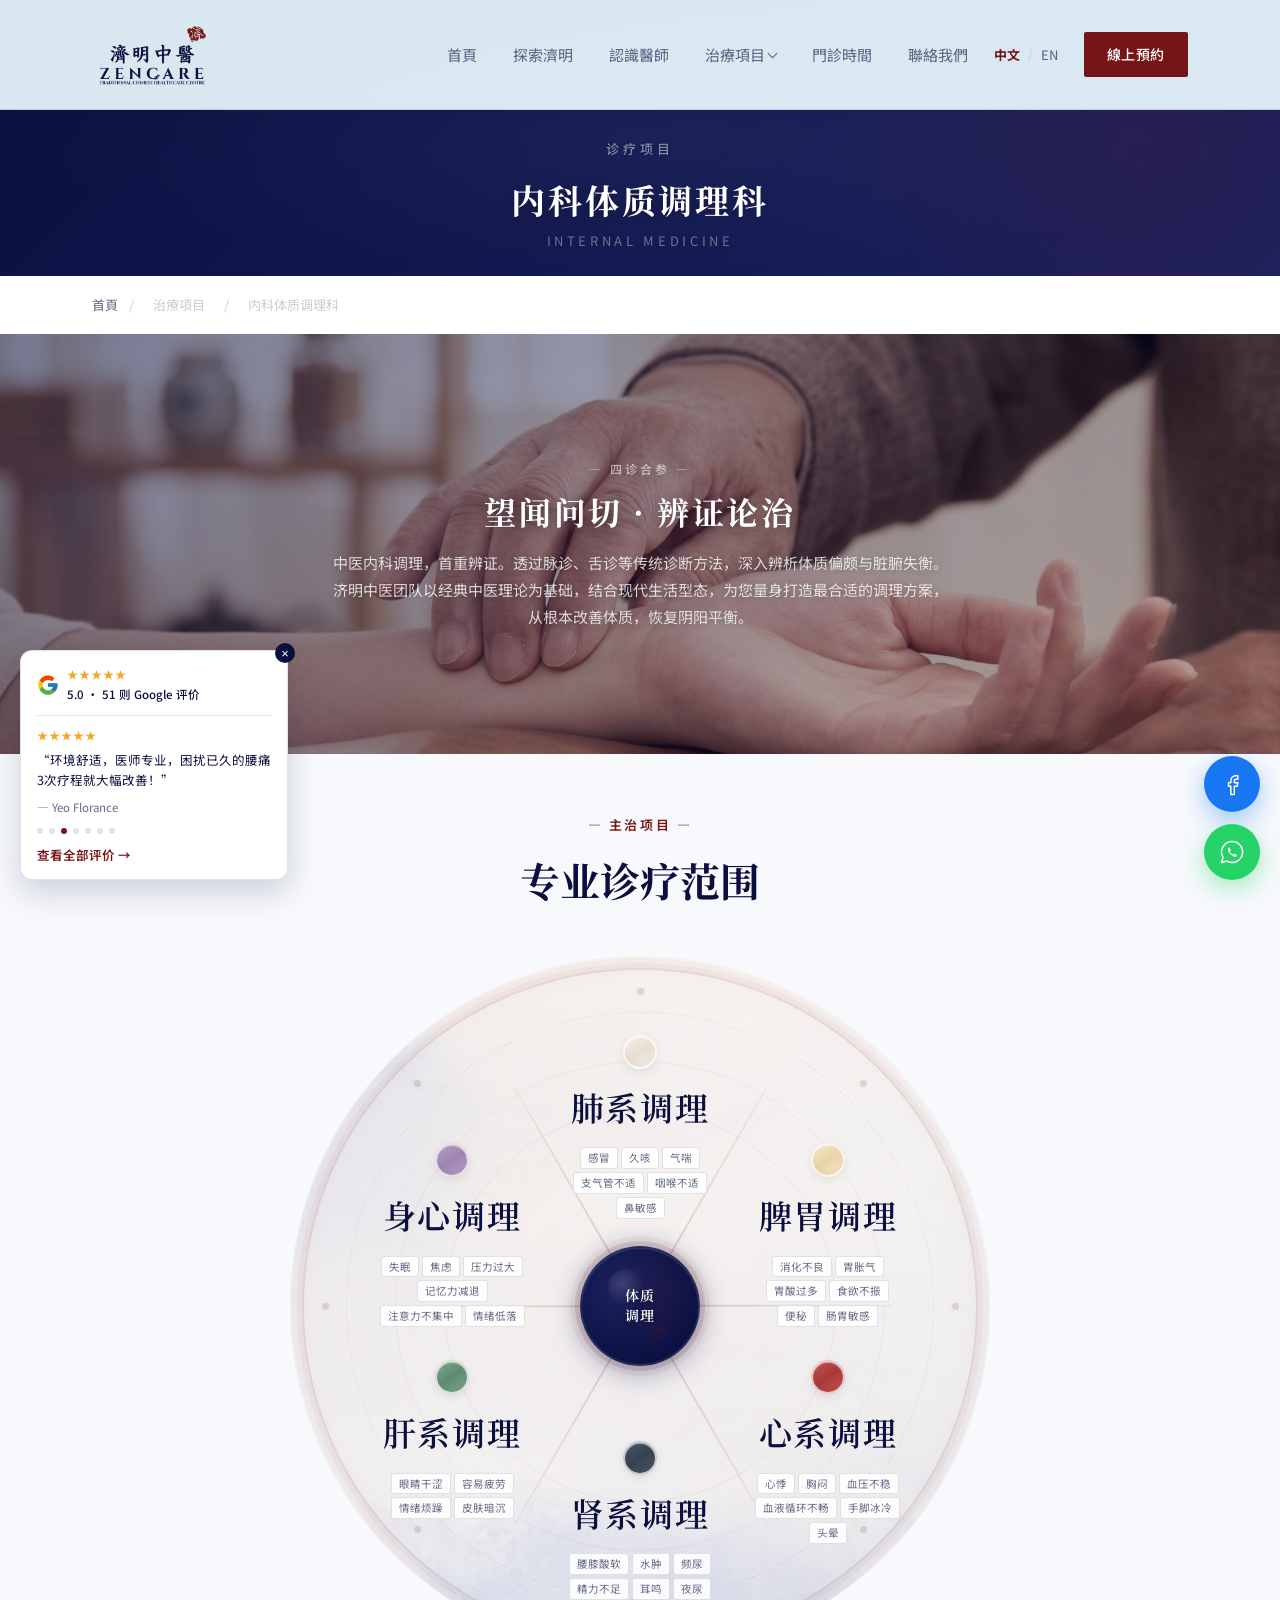
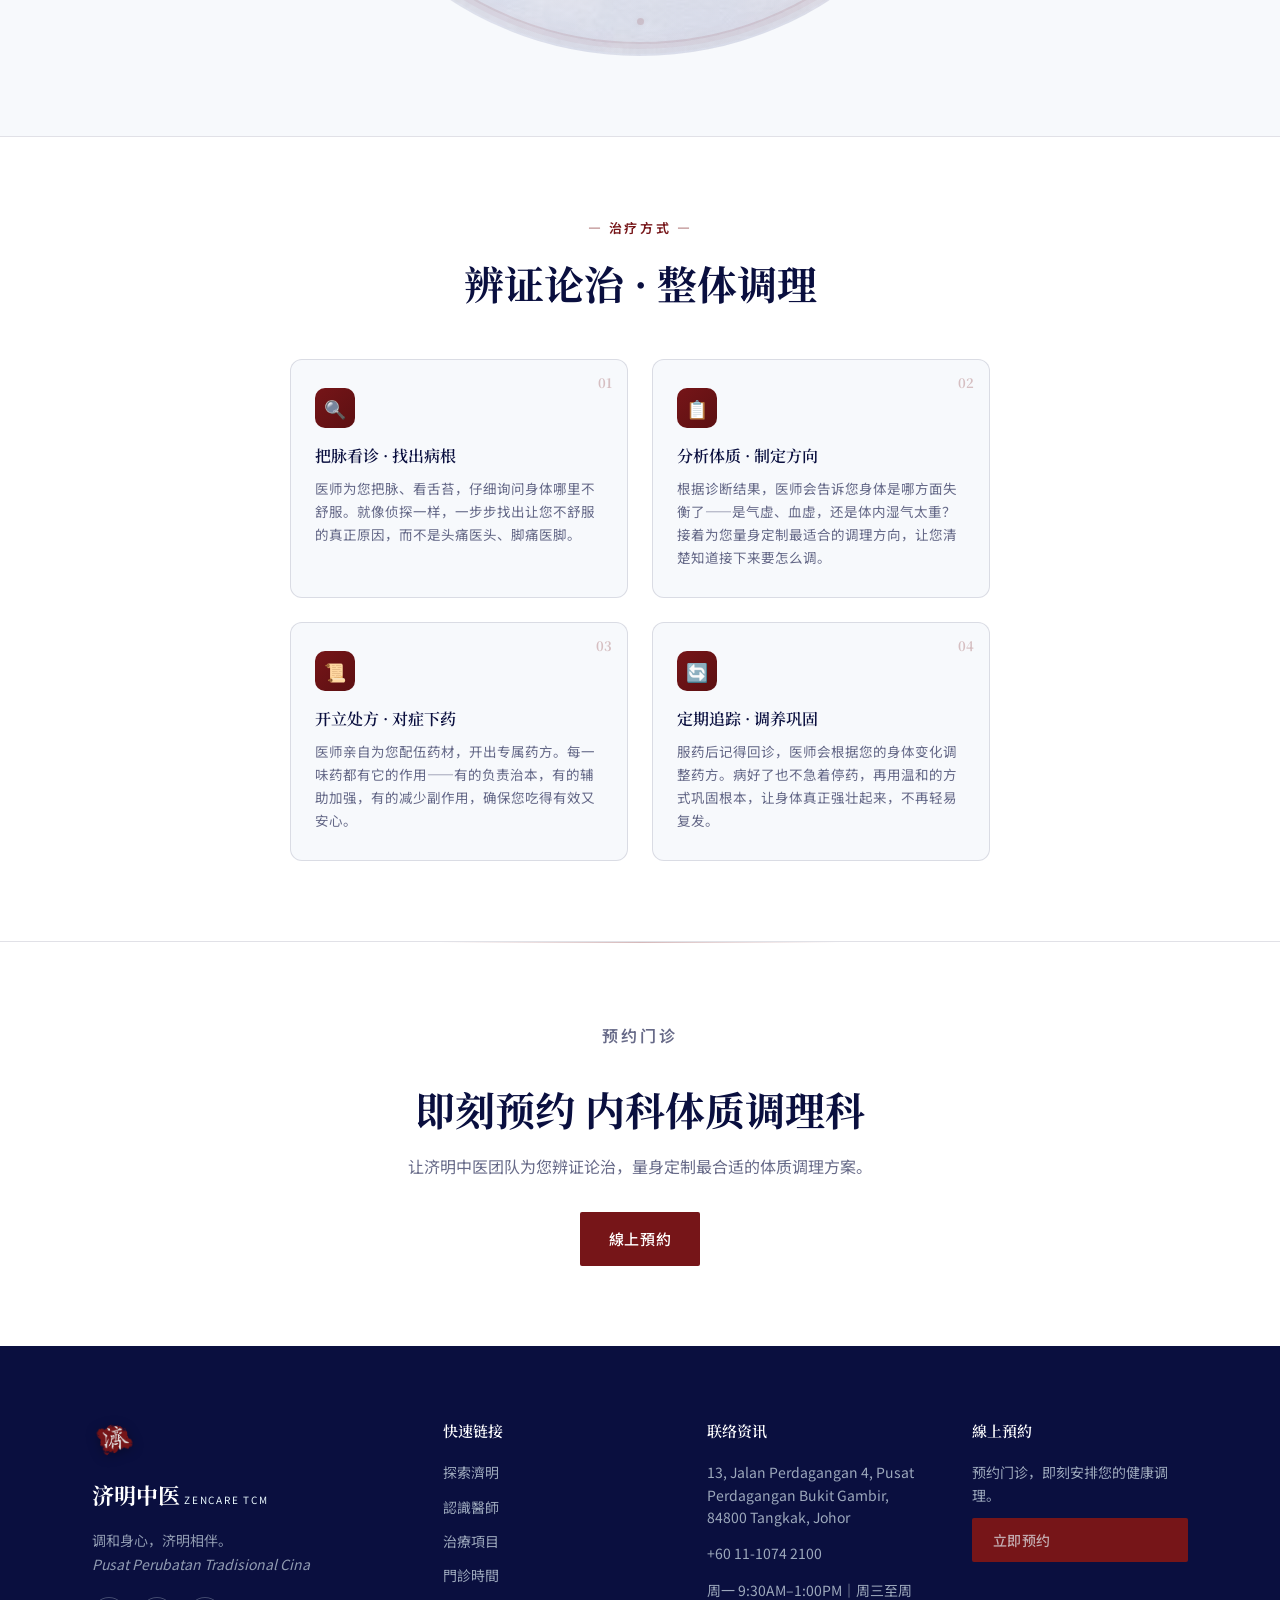
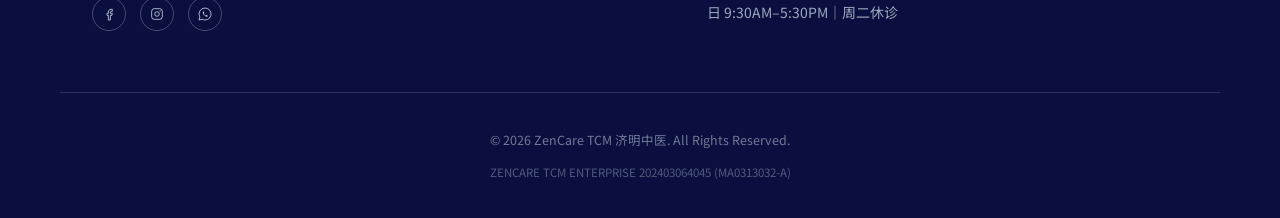
<file: internal.html>
<!DOCTYPE html>
<html lang="zh-Hans"
      data-title-en="Internal Medicine - ZenCare TCM"
      data-desc-en="ZenCare TCM's Internal Medicine department uses the four diagnostic methods to design a constitutional care plan tailored to you.">
<head>
<!-- Google tag (gtag.js) -->
<script async src="https://www.googletagmanager.com/gtag/js?id=G-NS2G1R8FDT"></script>
<script>
  window.dataLayer = window.dataLayer || [];
  function gtag(){dataLayer.push(arguments);}
  gtag('js', new Date());

  gtag('config', 'G-NS2G1R8FDT');
</script>
<meta charset="UTF-8">
<meta name="viewport" content="width=device-width, initial-scale=1.0">
<title>Bukit Gambir 中医内科体质调理 - ZenCare TCM 济明中医</title>
<meta name="description" content="位于 Bukit Gambir 的济明中医内科体质调理科，坚持望闻问切四诊合参，针对三高、肠胃失调、免疫力等问题，为您量身定制体质调理方案。">
<link rel="canonical" href="https://www.zencaretcm.com/internal.html">
<meta property="og:type" content="website">
<meta property="og:site_name" content="ZenCare TCM 济明中医">
<meta property="og:title" content="Bukit Gambir 中医内科体质调理 - ZenCare TCM 济明中医">
<meta property="og:description" content="位于 Bukit Gambir 的济明中医内科体质调理科，坚持望闻问切四诊合参，针对三高、肠胃失调、免疫力等问题，为您量身定制体质调理方案。">
<meta property="og:url" content="https://www.zencaretcm.com/internal.html">
<meta property="og:image" content="https://www.zencaretcm.com/images/bamai.jpeg">
<meta property="og:locale" content="zh_CN">
<meta property="og:locale:alternate" content="en_US">
<meta name="twitter:card" content="summary_large_image">
<meta name="twitter:title" content="Bukit Gambir 中医内科体质调理 - ZenCare TCM 济明中医">
<meta name="twitter:description" content="位于 Bukit Gambir 的济明中医内科体质调理科，坚持望闻问切四诊合参，针对三高、肠胃失调、免疫力等问题，为您量身定制体质调理方案。">
<meta name="twitter:image" content="https://www.zencaretcm.com/images/bamai.jpeg">

<link rel="preconnect" href="https://fonts.googleapis.com">
<link rel="preconnect" href="https://fonts.gstatic.com" crossorigin>
<link href="https://fonts.googleapis.com/css2?family=Noto+Serif+SC:wght@500;600;700&family=Noto+Sans+SC:wght@300;400;500;700&display=swap" rel="stylesheet">
<link rel="icon" type="image/png" href="images/logo-seal.png">
<link rel="stylesheet" href="styles.css">
<style>

/* ===== 子页面通用样式 ===== */

/* 面包屑 */
.breadcrumb {
  padding: 18px 0;
  font-size: 13px;
  color: var(--color-ink-soft);
}
.breadcrumb a { color: var(--color-ink-soft); transition: color .2s; }
.breadcrumb a:hover { color: var(--color-brick); }
.breadcrumb span { margin: 0 8px; opacity: 0.35; }

/* ===== Banner ===== */
.subpage-banner {
  padding: calc(var(--header-h) + 28px) 0 24px;
  background: linear-gradient(135deg, #0A0F3F 0%, #1A2260 100%);
  position: relative;
  overflow: hidden;
  text-align: center;
}
.subpage-banner::before {
  content: '';
  position: absolute;
  top: -50%; right: -20%;
  width: 60%; height: 200%;
  background: radial-gradient(circle at center, rgba(118,21,24,0.15), transparent 70%);
  z-index: 0;
}
.subpage-banner::after {
  content: '';
  position: absolute;
  top: 0; left: 0; right: 0; bottom: 0;
  background: radial-gradient(ellipse at center, rgba(255,255,255,0.04) 0%, transparent 70%);
  z-index: 0;
}
.subpage-banner .container { position: relative; z-index: 1; }
.subpage-banner .eyebrow {
  color: rgba(235,250,255,0.5);
  font-size: 13px;
  letter-spacing: 0.3em;
  margin-bottom: 12px;
  font-weight: 500;
  text-shadow: 0 1px 4px rgba(0,0,0,0.2);
}
.subpage-banner .section-title {
  color: #fff;
  font-size: 34px;
  margin-bottom: 6px;
  letter-spacing: 0.08em;
  font-weight: 700;
  text-shadow: 0 2px 8px rgba(0,0,0,0.25);
}
.subpage-banner .en-subtitle {
  color: rgba(235,250,255,0.4);
  font-size: 13px;
  letter-spacing: 0.28em;
  font-weight: 400;
  margin: 0;
  display: block;
  text-shadow: 0 1px 4px rgba(0,0,0,0.15);
}

/* ===== 把脉视觉区 - 全宽横幅 ===== */
.pulse-section {
  position: relative;
  width: 100%;
  height: 420px;
  overflow: hidden;
  display: flex;
  align-items: center;
  justify-content: center;
}
.pulse-section .pulse-bg {
  position: absolute;
  top: 0;
  left: 0;
  width: 100%;
  height: 100%;
  object-fit: cover;
  z-index: 0;
}
.pulse-section::after {
  content: '';
  position: absolute;
  top: 0;
  left: 0;
  width: 100%;
  height: 100%;
  background: linear-gradient(135deg, rgba(10,15,63,0.55), rgba(10,15,63,0.25));
  z-index: 1;
}
.pulse-content {
  position: relative;
  z-index: 2;
  text-align: center;
  max-width: 700px;
  padding: 0 20px;
}
.pulse-content .section-label {
  font-size: 12px;
  letter-spacing: 0.25em;
  color: rgba(255,255,255,0.6);
  font-weight: 500;
  margin: 0 0 12px;
  text-transform: uppercase;
}
.pulse-content h2 {
  font-family: var(--font-display);
  font-size: 32px;
  font-weight: 700;
  color: #fff;
  margin: 0 0 16px;
  line-height: 1.3;
  letter-spacing: 0.08em;
  text-shadow: 0 2px 12px rgba(0,0,0,0.3);
}
.pulse-content p {
  font-size: 15px;
  color: rgba(255,255,255,0.8);
  line-height: 1.8;
  margin: 0;
  text-shadow: 0 1px 6px rgba(0,0,0,0.2);
}

/* ===== 主治项目 - 圆形罗盘布局 ===== */
.conditions-section {
  padding: 60px 0 80px;
  background: #F7F9FC;
}
.conditions-section .section-label {
  text-align: center;
  font-size: 13px;
  letter-spacing: 0.2em;
  color: var(--color-brick);
  font-weight: 600;
  margin: 0 0 8px;
  text-transform: uppercase;
}
.conditions-section .section-title {
  text-align: center;
  margin-bottom: 48px;
}

/* ===== 圆形罗盘 ===== */
.compass-wrap {
  max-width: 700px;
  margin: 0 auto;
  position: relative;
  aspect-ratio: 1 / 1;
}

/* 罗盘背景 - 水墨晕染图 */
.compass-wrap::before {
  content: '';
  position: absolute;
  top: 50%;
  left: 50%;
  transform: translate(-50%, -50%);
  width: 100%;
  height: 100%;
  border-radius: 50%;
  background:
    radial-gradient(circle at 30% 30%, rgba(118,21,24,0.04), transparent 60%),
    radial-gradient(circle at 70% 70%, rgba(118,21,24,0.03), transparent 50%),
    radial-gradient(circle at center, #faf7f4, #f5f0ec);
  z-index: 0;
}
/* 水墨背景图 - 叠加在底纹之上 */
.compass-wrap .compass-bg {
  position: absolute;
  top: 50%;
  left: 50%;
  transform: translate(-50%, -50%);
  width: 100%;
  height: 100%;
  border-radius: 50%;
  object-fit: cover;
  opacity: 0.2;
  z-index: 0;
  pointer-events: none;
}

/* 外圈主环 - 浅红色中国风 */
.compass-wrap::after {
  content: '';
  position: absolute;
  top: 50%;
  left: 50%;
  transform: translate(-50%, -50%);
  width: 96%;
  height: 96%;
  border-radius: 50%;
  border: 2px solid rgba(118,21,24,0.12);
  box-shadow:
    0 0 0 5px rgba(118,21,24,0.04),
    0 0 0 10px rgba(118,21,24,0.02),
    inset 0 0 20px rgba(118,21,24,0.03);
  z-index: 0;
}

/* 第二圈 - 虚线 */
.compass-ring-outer {
  position: absolute;
  top: 50%;
  left: 50%;
  transform: translate(-50%, -50%);
  width: 84%;
  height: 84%;
  border-radius: 50%;
  border: 1px dashed rgba(118,21,24,0.08);
  z-index: 0;
}

/* 第三圈 - 细环 */
.compass-ring-mid {
  position: absolute;
  top: 50%;
  left: 50%;
  transform: translate(-50%, -50%);
  width: 70%;
  height: 70%;
  border-radius: 50%;
  border: 1px solid rgba(118,21,24,0.05);
  z-index: 0;
}

/* 内圈装饰环 */
.compass-ring {
  position: absolute;
  top: 50%;
  left: 50%;
  transform: translate(-50%, -50%);
  width: 56%;
  height: 56%;
  border-radius: 50%;
  border: 1px solid rgba(118,21,24,0.06);
  z-index: 0;
}

/* 八卦装饰点 - 8个浅红色小点围绕外圈 */
.compass-dot {
  position: absolute;
  width: 7px;
  height: 7px;
  border-radius: 50%;
  background: rgba(118,21,24,0.15);
  z-index: 1;
  box-shadow: 0 0 6px rgba(118,21,24,0.06);
}

/* 中心圆 - 深色中国风 */
.compass-center {
  position: absolute;
  top: 50%;
  left: 50%;
  transform: translate(-50%, -50%);
  width: 120px;
  height: 120px;
  border-radius: 50%;
  background: radial-gradient(circle at 35% 35%, #1A2260, #0A0F3F 80%);
  display: flex;
  align-items: center;
  justify-content: center;
  z-index: 5;
  box-shadow:
    0 4px 30px rgba(10,15,63,0.4),
    0 0 0 5px rgba(118,21,24,0.12),
    0 0 0 10px rgba(118,21,24,0.04),
    inset 0 1px 0 rgba(255,255,255,0.12);
  border: 2px solid rgba(255,255,255,0.1);
}
/* 中心圆 - 红色光晕 */
.compass-center::before {
  content: '';
  position: absolute;
  width: 100%;
  height: 100%;
  border-radius: 50%;
  background: radial-gradient(circle at 60% 40%, rgba(118,21,24,0.1), transparent 60%);
  z-index: 0;
}
/* 中心圆 - 太极阳鱼 */
.compass-center::after {
  content: '';
  position: absolute;
  width: 36px;
  height: 36px;
  border-radius: 50%;
  background: radial-gradient(circle at 40% 40%, rgba(255,255,255,0.15), transparent 70%);
  top: 18%;
  left: 22%;
  z-index: 0;
}
/* 太极阴点 */
.compass-center .taiji-yin {
  position: absolute;
  width: 22px;
  height: 22px;
  border-radius: 50%;
  background: radial-gradient(circle at center, rgba(118,21,24,0.2), transparent 70%);
  bottom: 20%;
  right: 25%;
  z-index: 0;
}
.compass-center span {
  color: #fff;
  font-family: var(--font-display);
  font-size: 14px;
  font-weight: 600;
  letter-spacing: 0.1em;
  text-align: center;
  line-height: 1.4;
  position: relative;
  z-index: 1;
  text-shadow: 0 2px 8px rgba(0,0,0,0.4);
}
.compass-center span[data-i18n-en]{ font-size: 12px; letter-spacing: 0.03em; }

/* 6个罗盘项 - 围绕中心圆形排列 */
.compass-item {
  position: absolute;
  width: 150px;
  text-align: center;
  z-index: 3;
}

/* 连接线（从中心到各点 - 深红色渐变） */
.compass-line {
  position: absolute;
  top: 50%;
  left: 50%;
  width: 1.5px;
  height: 36%;
  background: linear-gradient(to bottom,
    rgba(118,21,24,0.2) 0%,
    rgba(118,21,24,0.04) 100%
  );
  transform-origin: top center;
  z-index: 1;
}

/* 圆形图标 - 立体感增强 */
.compass-icon {
  width: 34px;
  height: 34px;
  margin: 0 auto 10px;
  border-radius: 50%;
  display: flex;
  align-items: center;
  justify-content: center;
  font-size: 13px;
  font-family: 'Noto Serif SC', 'Times New Roman', serif;
  font-weight: 700;
  font-style: italic;
  letter-spacing: 0.02em;
  transition: all .4s ease;
  box-shadow:
    0 3px 10px rgba(0,0,0,0.08),
    inset 0 1px 0 rgba(255,255,255,0.5),
    inset 0 -2px 4px rgba(0,0,0,0.04);
  border: 2px solid rgba(255,255,255,0.7);
  position: relative;
}
/* 图标发光效果 */
.compass-icon::after {
  content: '';
  position: absolute;
  top: -5px;
  left: -5px;
  right: -5px;
  bottom: -5px;
  border-radius: 50%;
  border: 1.5px solid rgba(118,21,24,0.1);
  opacity: 0;
  transition: opacity .4s ease;
}
.compass-item:hover .compass-icon {
  transform: scale(1.12) translateY(-2px);
  box-shadow:
    0 8px 28px rgba(118,21,24,0.22),
    inset 0 1px 0 rgba(255,255,255,0.5);
}
.compass-item:hover .compass-icon::after {
  opacity: 1;
}

/* 各分类不同底色 - 中医五藏学说颜色 */
.compass-icon--lung { background: linear-gradient(145deg, #F5F0EB, #e8ddd0, #F5F0EB); }   /* 肺-金-白 */
.compass-icon--spleen { background: linear-gradient(145deg, #F5E6C8, #e8d4a8, #F5E6C8); } /* 脾-土-黄 */
.compass-icon--heart { background: linear-gradient(145deg, #C45050, #a83a3a, #C45050); }  /* 心-火-红 */
.compass-icon--kidney { background: linear-gradient(145deg, #4A5568, #364151, #4A5568); } /* 肾-水-黑（深蓝灰） */
.compass-icon--liver { background: linear-gradient(145deg, #7BA88E, #5e8a72, #7BA88E); }  /* 肝-木-绿 */
.compass-icon--mind { background: linear-gradient(145deg, #B8A0C8, #9e84b0, #B8A0C8); }   /* 身心-紫 */

.compass-item h4 {
  font-family: var(--font-display);
  font-size: 33px;
  font-weight: 600;
  color: var(--color-ink);
  margin: 0 0 12px;
  letter-spacing: 0.05em;
  transition: color .3s ease;
}
.compass-item [data-i18n-en] h4{ font-size: 16px; }
.compass-item:hover h4 {
  color: var(--color-brick);
}
.compass-tags {
  display: flex;
  flex-wrap: wrap;
  gap: 3px;
  justify-content: center;
}
.compass-tag {
  display: inline-block;
  padding: 1px 7px;
  background: rgba(255,255,255,0.88);
  border-radius: 3px;
  font-size: 10.5px;
  color: var(--color-ink-soft);
  font-weight: 400;
  transition: all .3s ease;
  border: 1px solid var(--color-line);
}
.compass-tag:hover {
  background: rgba(118,21,24,0.08);
  color: var(--color-brick);
  border-color: rgba(118,21,24,0.15);
}

/* ===== 治疗方式区块 ===== */
.methods-section {
  padding: 80px 0;
  background: #fff;
  border-top: 1px solid var(--color-line);
  border-bottom: 1px solid var(--color-line);
}
.methods-section .section-label {
  text-align: center;
  font-size: 13px;
  letter-spacing: 0.2em;
  color: var(--color-brick);
  font-weight: 600;
  margin: 0 0 8px;
  text-transform: uppercase;
}
.methods-section .section-title {
  text-align: center;
  margin-bottom: 48px;
}
.method-grid {
  display: grid;
  grid-template-columns: repeat(2, 1fr);
  gap: 24px;
  max-width: 700px;
  margin: 0 auto;
}
.method-card {
  background: #F7F9FC;
  border: 1px solid var(--color-line);
  border-radius: 12px;
  padding: 28px 24px;
  transition: all .4s ease;
  position: relative;
  overflow: hidden;
}
.method-card::before {
  content: '';
  position: absolute;
  top: 0;
  left: 0;
  right: 0;
  height: 3px;
  background: linear-gradient(90deg, var(--color-brick), rgba(118,21,24,0.3));
  opacity: 0;
  transition: opacity .4s ease;
}
.method-card:hover {
  border-color: var(--color-brick);
  box-shadow: 0 8px 28px rgba(118,21,24,0.08);
  transform: translateY(-3px);
}
.method-card:hover::before {
  opacity: 1;
}
.method-card .mc-step {
  position: absolute;
  top: 12px;
  right: 14px;
  font-family: var(--font-display);
  font-size: 13px;
  font-weight: 700;
  color: var(--color-brick);
  opacity: 0.25;
  letter-spacing: 0.05em;
}
.method-card .mc-icon {
  width: 40px;
  height: 40px;
  background: linear-gradient(135deg, var(--color-brick), var(--color-brick-dark));
  color: #fff;
  border-radius: 10px;
  display: flex;
  align-items: center;
  justify-content: center;
  font-size: 18px;
  margin-bottom: 14px;
}
.method-card h4 {
  font-family: var(--font-display);
  font-size: 16px;
  font-weight: 600;
  color: var(--color-ink);
  margin: 0 0 8px;
}
.method-card p {
  font-size: 13.5px;
  color: var(--color-ink-soft);
  line-height: 1.7;
  margin: 0;
}

/* ===== 预约区块 ===== */
.cta-section {
  padding: 80px 0;
  text-align: center;
  position: relative;
}
.cta-section::before {
  content: '';
  position: absolute;
  top: 0;
  left: 50%;
  transform: translateX(-50%);
  width: 80%;
  max-width: 400px;
  height: 1px;
  background: linear-gradient(90deg, transparent, var(--color-brick), transparent);
  opacity: 0.3;
}
.cta-section .section-title { margin-bottom: 12px; }
.cta-section p { color: var(--color-ink-soft); font-size: 16px; margin-bottom: 32px; }

/* ===== 响应式 ===== */
@media (max-width: 960px) {
  .pulse-section { height: 360px; }
  .compass-wrap { max-width: 500px; }
  .compass-item { width: 130px; }
  .compass-icon { width: 38px; height: 38px; font-size: 14px; }
  .compass-item h4 { font-size: 14px; }
  .compass-tag { font-size: 10px; padding: 1px 6px; }
  .method-grid { grid-template-columns: repeat(2, 1fr); }
}
@media (max-width: 560px) {
  .pulse-section { height: 300px; }
  .pulse-content h2 { font-size: 24px; }
  .pulse-content p { font-size: 14px; }
  .compass-wrap { max-width: 360px; }
  .compass-item { width: 110px; }
  .compass-icon { width: 32px; height: 32px; font-size: 12px; }
  .compass-center { width: 80px; height: 80px; }
  .compass-center span { font-size: 11px; }
  .compass-item h4 { font-size: 13px; }
  .compass-tag { font-size: 9px; padding: 1px 5px; }
  .subpage-banner { padding: calc(var(--header-h) + 20px) 0 24px; }
  .subpage-banner .section-title { font-size: 24px; }
}
</style>
<script type="application/ld+json">
{
  "@context": "https://schema.org",
  "@type": "MedicalClinic",
  "name": "ZenCare TCM 济明中医",
  "image": "https://www.zencaretcm.com/images/aboutzencare.jpeg",
  "url": "https://www.zencaretcm.com/",
  "telephone": "+601110742100",
  "priceRange": "$$",
  "address": {
    "@type": "PostalAddress",
    "streetAddress": "13, Jalan Perdagangan 4, Pusat Perdagangan Bukit Gambir",
    "addressLocality": "Bukit Gambir",
    "addressRegion": "Johor",
    "postalCode": "84800",
    "addressCountry": "MY"
  },
  "geo": {
    "@type": "GeoCoordinates",
    "latitude": 2.214636497765803,
    "longitude": 102.65730857458895
  },
  "openingHoursSpecification": [
    {
      "@type": "OpeningHoursSpecification",
      "dayOfWeek": "Monday",
      "opens": "09:30",
      "closes": "13:00"
    },
    {
      "@type": "OpeningHoursSpecification",
      "dayOfWeek": ["Wednesday", "Thursday", "Friday", "Saturday", "Sunday"],
      "opens": "09:30",
      "closes": "17:30"
    }
  ],
  "aggregateRating": {
    "@type": "AggregateRating",
    "ratingValue": "5.0",
    "reviewCount": "51"
  },
  "sameAs": [
    "https://www.facebook.com/profile.php?id=61554318343053"
  ]
}
</script>
</head>
<body>

<!-- ========== Header ========== -->
<header class="site-header" id="header">
  <div class="container header-inner">
    <a href="index.html" class="logo">
      <img src="images/logo-full.png" alt="ZenCare TCM 济明中医" class="logo-img">
    </a>
    <nav class="main-nav" id="mainNav">
      <a href="index.html#hero" data-i18n-zh>首頁</a>
      <a href="index.html#hero" data-i18n-en hidden>Home</a>

      <a href="index.html#about" data-i18n-zh>探索濟明</a>
      <a href="index.html#about" data-i18n-en hidden>About Us</a>

      <a href="doctors.html" data-i18n-zh>認識醫師</a>
      <a href="doctors.html" data-i18n-en hidden>Our Practitioners</a>

      <div class="nav-dropdown">
        <a href="javascript:void(0)" data-i18n-zh>治療項目</a>
        <a href="javascript:void(0)" data-i18n-en hidden>Treatments</a>
        <div class="nav-dropdown-menu">
          <a href="acupuncture.html" data-i18n-zh>针灸正骨伤科</a>
          <a href="acupuncture.html" data-i18n-en hidden>Acupuncture &amp; Orthopedics</a>

          <a href="internal.html" data-i18n-zh>内科体质调理</a>
          <a href="internal.html" data-i18n-en hidden>Internal Medicine</a>

          <a href="gynecology.html" data-i18n-zh>妇儿科</a>
          <a href="gynecology.html" data-i18n-en hidden>Gynecology &amp; Pediatrics</a>
        </div>
      </div>

      <a href="index.html#hours" data-i18n-zh>門診時間</a>
      <a href="index.html#hours" data-i18n-en hidden>Hours</a>

      <a href="index.html#contact" data-i18n-zh>聯絡我們</a>
      <a href="index.html#contact" data-i18n-en hidden>Contact</a>
    </nav>

    <div class="lang-switch" id="langSwitch" role="group" aria-label="切换语言 / Language">
      <button type="button" class="lang-btn" data-lang-btn="zh" aria-pressed="true">中文</button>
      <span class="lang-sep" aria-hidden="true">/</span>
      <button type="button" class="lang-btn" data-lang-btn="en" aria-pressed="false">EN</button>
    </div>

    <a href="https://wa.me/601110742100?text=Hello%20ZenCare%20TCM!" class="btn btn-primary header-cta" target="_blank">
      <span data-i18n-zh>線上預約</span><span data-i18n-en hidden>Book Now</span>
    </a>
    <button class="nav-toggle" id="navToggle" aria-label="开启选单" aria-expanded="false">
      <span></span><span></span><span></span>
    </button>
  </div>
</header>

<!-- ========== Banner ========== -->
<section class="subpage-banner">
  <div class="container">
    <p class="eyebrow" data-i18n-zh>诊疗项目</p>
    <p class="eyebrow" data-i18n-en hidden>Treatments</p>
    <h1 class="section-title" data-i18n-zh>内科体质调理科</h1>
    <h1 class="section-title" data-i18n-en hidden>Internal Medicine</h1>
    <p class="en-subtitle">INTERNAL MEDICINE</p>
  </div>
</section>

<!-- ========== 面包屑 ========== -->
<div class="container">
  <div class="breadcrumb">
    <a href="index.html" data-i18n-zh>首頁</a>
    <a href="index.html" data-i18n-en hidden>Home</a>
    <span>/</span>
    <span data-i18n-zh>治療項目</span>
    <span data-i18n-en hidden>Treatments</span>
    <span>/</span>
    <span data-i18n-zh>内科体质调理科</span>
    <span data-i18n-en hidden>Internal Medicine</span>
  </div>
</div>

<!-- ========== 把脉视觉区 - 全宽横幅 ========== -->
<section class="pulse-section">
  <img src="images/bamai.jpeg" alt="中医把脉 TCM Pulse Diagnosis" class="pulse-bg">
  <div class="pulse-content">
    <p class="section-label" data-i18n-zh>— 四诊合参 —</p>
    <p class="section-label" data-i18n-en hidden>— The Four Diagnostic Methods —</p>
    <h2 data-i18n-zh>望闻问切 · 辨证论治</h2>
    <h2 data-i18n-en hidden>Observe, Listen, Inquire, Palpate</h2>
    <p data-i18n-zh>中医内科调理，首重辨证。透过脉诊、舌诊等传统诊断方法，深入辨析体质偏颇与脏腑失衡。<br>济明中医团队以经典中医理论为基础，结合现代生活型态，为您量身打造最合适的调理方案，<br>从根本改善体质，恢复阴阳平衡。</p>
    <p data-i18n-en hidden>TCM internal medicine begins with precise diagnosis. Through pulse-taking, tongue diagnosis and other traditional methods, we identify constitutional imbalances in depth.<br>Grounded in classical TCM theory and adapted to modern lifestyles, the ZenCare TCM team designs the treatment plan best suited to you —<br>restoring balance from the root, and harmonizing yin and yang.</p>
  </div>
</section>

<!-- ========== 主治项目 ========== -->
<section class="conditions-section">
  <div class="container">
    <p class="section-label" data-i18n-zh>— 主治项目 —</p>
    <p class="section-label" data-i18n-en hidden>— Conditions We Treat —</p>
    <h2 class="section-title" data-i18n-zh>专业诊疗范围</h2>
    <h2 class="section-title" data-i18n-en hidden>Our Areas of Expertise</h2>
    <div class="compass-wrap" id="compass">
      <!-- 水墨背景图 -->
      <img src="images/bg1.jpeg" alt="" class="compass-bg">
      <!-- 中心圆 -->
      <div class="compass-center">
        <span data-i18n-zh>体质<br>调理</span>
        <span data-i18n-en hidden>Constitutional<br>Care</span>
      </div>
      <!-- 6个罗盘项由JS定位 -->
    </div>
  </div>
</section>

<!-- ========== 治疗步骤 ========== -->
<section class="methods-section">
  <div class="container">
    <p class="section-label" data-i18n-zh>— 治疗方式 —</p>
    <p class="section-label" data-i18n-en hidden>— Our Approach —</p>
    <h2 class="section-title" data-i18n-zh>辨证论治 · 整体调理</h2>
    <h2 class="section-title" data-i18n-en hidden>Precise Diagnosis, Holistic Care</h2>
    <div class="method-grid">

      <div class="method-card">
        <div class="mc-step">01</div>
        <div class="mc-icon">🔍</div>
        <h4 data-i18n-zh>把脉看诊 · 找出病根</h4>
        <h4 data-i18n-en hidden>Pulse Diagnosis — Finding the Root Cause</h4>
        <p data-i18n-zh>医师为您把脉、看舌苔，仔细询问身体哪里不舒服。就像侦探一样，一步步找出让您不舒服的真正原因，而不是头痛医头、脚痛医脚。</p>
        <p data-i18n-en hidden>The practitioner takes your pulse, examines your tongue, and asks detailed questions about your discomfort — methodically uncovering the true root cause, rather than simply treating surface symptoms.</p>
      </div>

      <div class="method-card">
        <div class="mc-step">02</div>
        <div class="mc-icon">📋</div>
        <h4 data-i18n-zh>分析体质 · 制定方向</h4>
        <h4 data-i18n-en hidden>Constitutional Analysis — Setting Direction</h4>
        <p data-i18n-zh>根据诊断结果，医师会告诉您身体是哪方面失衡了——是气虚、血虚，还是体内湿气太重？接着为您量身定制最适合的调理方向，让您清楚知道接下来要怎么调。</p>
        <p data-i18n-en hidden>Based on the diagnosis, the practitioner explains exactly where your body is imbalanced — low qi, blood deficiency, or excess dampness — then designs the treatment direction best suited to you.</p>
      </div>

      <div class="method-card">
        <div class="mc-step">03</div>
        <div class="mc-icon">📜</div>
        <h4 data-i18n-zh>开立处方 · 对症下药</h4>
        <h4 data-i18n-en hidden>Herbal Prescription — Treating the Right Cause</h4>
        <p data-i18n-zh>医师亲自为您配伍药材，开出专属药方。每一味药都有它的作用——有的负责治本，有的辅助加强，有的减少副作用，确保您吃得有效又安心。</p>
        <p data-i18n-en hidden>The practitioner personally formulates your herbal prescription. Every herb has its role — treating the root cause, enhancing the effect, or reducing side effects — for a safe and effective treatment.</p>
      </div>

      <div class="method-card">
        <div class="mc-step">04</div>
        <div class="mc-icon">🔄</div>
        <h4 data-i18n-zh>定期追踪 · 调养巩固</h4>
        <h4 data-i18n-en hidden>Follow-Up Care — Consolidating Recovery</h4>
        <p data-i18n-zh>服药后记得回诊，医师会根据您的身体变化调整药方。病好了也不急着停药，再用温和的方式巩固根本，让身体真正强壮起来，不再轻易复发。</p>
        <p data-i18n-en hidden>Follow-up visits let the practitioner adjust your prescription as your condition changes. Even after symptoms improve, we continue gentle care to strengthen your body so the problem doesn't easily return.</p>
      </div>

    </div>
  </div>
</section>

<!-- ========== 预约 ========== -->
<section class="cta-section">
  <div class="container">
    <p class="eyebrow" data-i18n-zh>预约门诊</p>
    <p class="eyebrow" data-i18n-en hidden>Book an Appointment</p>
    <h2 class="section-title" data-i18n-zh>即刻预约  内科体质调理科</h2>
    <h2 class="section-title" data-i18n-en hidden>Book Your Internal Medicine Consultation</h2>
    <p data-i18n-zh>让济明中医团队为您辨证论治，量身定制最合适的体质调理方案。</p>
    <p data-i18n-en hidden>Let the ZenCare TCM team provide a precise diagnosis and design the constitutional care plan that's right for you.</p>
    <a href="https://wa.me/601110742100?text=Hello%20ZenCare%20TCM!" class="btn btn-primary" target="_blank">
      <span data-i18n-zh>線上預約</span><span data-i18n-en hidden>Book Now</span>
    </a>
  </div>
</section>

<!-- ========== Footer ========== -->
<footer class="site-footer" id="contact">
  <div class="container footer-inner">
    <div class="footer-brand">
      <img src="images/logo-seal.png" alt="济明中医 印 ZenCare TCM Seal" class="footer-seal">
      <span class="logo-cn footer-logo-cn">济明中医</span>
      <span class="logo-en footer-logo-en">ZENCARE TCM</span>
      <p class="footer-tagline" data-i18n-zh>调和身心，济明相伴。<br><em>Pusat Perubatan Tradisional Cina</em></p>
      <p class="footer-tagline" data-i18n-en hidden>Harmonize Body &amp; Mind, ZenCare by Your Side.<br><em>Pusat Perubatan Tradisional Cina</em></p>
      <div class="footer-social">
        <a href="https://www.facebook.com/profile.php?id=61554318343053" target="_blank" aria-label="Facebook"><svg viewBox="0 0 24 24" fill="none"><path d="M15 8h2V5h-2c-2.2 0-4 1.8-4 4v2H9v3h2v7h3v-7h2.4l.6-3H14v-1.5c0-.6.4-1.5 1-1.5z" stroke="currentColor" stroke-width="1.3" stroke-linejoin="round"/></svg></a>
        <a href="#" aria-label="Instagram"><svg viewBox="0 0 24 24" fill="none"><rect x="4" y="4" width="16" height="16" rx="4" stroke="currentColor" stroke-width="1.3"/><circle cx="12" cy="12" r="3.4" stroke="currentColor" stroke-width="1.3"/><circle cx="16.6" cy="7.4" r="0.9" fill="currentColor"/></svg></a>
        <a href="https://wa.me/601110742100?text=Hello%20ZenCare%20TCM!" aria-label="WhatsApp"><svg viewBox="0 0 24 24" fill="none"><path d="M12 3a9 9 0 00-7.7 13.6L3 21l4.6-1.2A9 9 0 1012 3z" stroke="currentColor" stroke-width="1.3" stroke-linejoin="round"/><path d="M8.5 8.8c.2-.5.4-.5.7-.5h.5c.2 0 .4 0 .5.4l.7 1.7c.1.2 0 .4-.1.5l-.5.6c-.1.2-.1.3 0 .5.4.7 1.4 1.7 2.1 2.1.2.1.3.1.5 0l.6-.5c.1-.1.3-.2.5-.1l1.7.7c.3.1.4.3.4.5v.5c0 .3 0 .5-.5.7-1 .4-2.3 0-3.9-1.2-1.3-1-2.2-2.1-2.7-3.1-.5-1-.5-2 0-2.8z" fill="currentColor"/></svg></a>
      </div>
    </div>
    <div class="footer-col">
      <h4 data-i18n-zh>快速链接</h4>
      <h4 data-i18n-en hidden>Quick Links</h4>
      <a href="index.html#about" data-i18n-zh>探索濟明</a>
      <a href="index.html#about" data-i18n-en hidden>About Us</a>
      <a href="doctors.html" data-i18n-zh>認識醫師</a>
      <a href="doctors.html" data-i18n-en hidden>Our Practitioners</a>
      <a href="acupuncture.html" data-i18n-zh>治療項目</a>
      <a href="acupuncture.html" data-i18n-en hidden>Treatments</a>
      <a href="index.html#hours" data-i18n-zh>門診時間</a>
      <a href="index.html#hours" data-i18n-en hidden>Hours</a>
    </div>
    <div class="footer-col">
      <h4 data-i18n-zh>联络资讯</h4>
      <h4 data-i18n-en hidden>Contact Info</h4>
      <p>13, Jalan Perdagangan 4, Pusat Perdagangan Bukit Gambir, 84800 Tangkak, Johor</p>
      <p><a href="tel:+601110742100">+60 11-1074 2100</a></p>
      <p data-i18n-zh>周一 9:30AM–1:00PM｜周三至周日 9:30AM–5:30PM｜周二休诊</p>
      <p data-i18n-en hidden>Mon 9:30AM–1:00PM｜Wed–Sun 9:30AM–5:30PM｜Closed Tue</p>
    </div>
    <div class="footer-col">
      <h4 data-i18n-zh>線上預約</h4>
      <h4 data-i18n-en hidden>Book Online</h4>
      <p class="footer-cta-text" data-i18n-zh>预约门诊，即刻安排您的健康调理。</p>
      <p class="footer-cta-text" data-i18n-en hidden>Book your appointment today and start your journey to better health.</p>
      <a href="https://wa.me/601110742100?text=Hello%20ZenCare%20TCM!" class="btn btn-primary" target="_blank">
        <span data-i18n-zh>立即预约</span><span data-i18n-en hidden>Book Now</span>
      </a>
    </div>
  </div>
  <div class="footer-bottom container">
    <p>© 2026 ZenCare TCM 济明中医. All Rights Reserved.</p>
    <p class="footer-reg">ZENCARE TCM ENTERPRISE 202403064045 (MA0313032-A)</p>
  </div>
</footer>

<!-- ========== Floating Social Buttons ========== -->
<div class="social-float-group">
  <a href="https://www.facebook.com/profile.php?id=61554318343053" target="_blank" rel="noopener" class="social-float fb-float" aria-label="Facebook">
    <svg viewBox="0 0 24 24" fill="none"><path d="M15 8h2V5h-2c-2.2 0-4 1.8-4 4v2H9v3h2v7h3v-7h2.4l.6-3H14v-1.5c0-.6.4-1.5 1-1.5z" stroke="currentColor" stroke-width="1.3" stroke-linejoin="round"/></svg>
  </a>
  <a href="https://wa.me/601110742100?text=Hello%20ZenCare%20TCM!" target="_blank" rel="noopener" class="social-float whatsapp-float" aria-label="WhatsApp">
    <svg viewBox="0 0 24 24" fill="none"><path d="M12 3a9 9 0 00-7.7 13.6L3 21l4.6-1.2A9 9 0 1012 3z" stroke="currentColor" stroke-width="1.3" stroke-linejoin="round"/><path d="M8.5 8.8c.2-.5.4-.5.7-.5h.5c.2 0 .4 0 .5.4l.7 1.7c.1.2 0 .4-.1.5l-.5.6c-.1.2-.1.3 0 .5.4.7 1.4 1.7 2.1 2.1.2.1.3.1.5 0l.6-.5c.1-.1.3-.2.5-.1l1.7.7c.3.1.4.3.4.5v.5c0 .3 0 .5-.5.7-1 .4-2.3 0-3.9-1.2-1.3-1-2.2-2.1-2.7-3.1-.5-1-.5-2 0-2.8z" fill="currentColor"/></svg>
  </a>
</div>

<!-- ========== Floating Google Review ========== -->
<div class="google-review-float" id="googleReviewFloat">
  <button type="button" class="grf-close" id="grfClose" aria-label="Close">×</button>

  <div class="grf-head">
    <span class="grf-icon" aria-hidden="true">
      <svg viewBox="0 0 48 48"><path fill="#FFC107" d="M43.6 20.5H42V20H24v8h11.3c-1.6 4.7-6.1 8-11.3 8-6.6 0-12-5.4-12-12s5.4-12 12-12c3.1 0 5.8 1.1 8 3l6-6C34.5 5.1 29.6 3 24 3 12.4 3 3 12.4 3 24s9.4 21 21 21 21-9.4 21-21c0-1.2-.1-2.4-.4-3.5z"/><path fill="#FF3D00" d="M6.3 14.7l6.6 4.8C14.6 15.7 18.9 13 24 13c3.1 0 5.8 1.1 8 3l6-6C34.5 5.1 29.6 3 24 3 16.1 3 9.2 7.4 6.3 14.7z"/><path fill="#4CAF50" d="M24 45c5.5 0 10.4-2.1 14.2-5.6l-6.6-5.6C29.6 35.4 27 36 24 36c-5.2 0-9.6-3.3-11.3-8l-6.6 5.1C9.1 40.5 16 45 24 45z"/><path fill="#1976D2" d="M43.6 20.5H42V20H24v8h11.3c-.8 2.3-2.2 4.3-4.1 5.8l6.6 5.6C41.9 36.6 45 30.8 45 24c0-1.2-.1-2.4-.4-3.5z"/></svg>
    </span>
    <span class="grf-rating">
      <span class="grf-stars" aria-hidden="true">★★★★★</span>
      <span class="grf-text" data-i18n-zh>5.0 · 51 则 Google 评价</span>
      <span class="grf-text" data-i18n-en hidden>5.0 · 51 Google Reviews</span>
    </span>
  </div>

  <div class="grf-quote">
    <p class="grf-quote-stars" aria-hidden="true">★★★★★</p>
    <p class="grf-quote-text" id="grfQuoteText"></p>
    <p class="grf-quote-author" id="grfQuoteAuthor"></p>
  </div>

  <div class="grf-dots" id="grfDots" role="tablist" aria-label="评价切换"></div>

  <a href="https://www.google.com/maps/search/?api=1&query=ZenCare+TCM&query_place_id=ChIJVxS-WevP0R0ZGe6c3a2drd0" target="_blank" rel="noopener" class="grf-link" data-i18n-zh>查看全部评价 →</a>
  <a href="https://www.google.com/maps/search/?api=1&query=ZenCare+TCM&query_place_id=ChIJVxS-WevP0R0ZGe6c3a2drd0" target="_blank" rel="noopener" class="grf-link" data-i18n-en hidden>See all reviews →</a>
</div>

<script src="script.js"></script>
<script>
// 圆形罗盘 - 6项围绕中心排列
(function() {
  const compass = document.getElementById('compass');
  if (!compass) return;

  // 添加外圈装饰环
  const ringOuter = document.createElement('div');
  ringOuter.className = 'compass-ring-outer';
  compass.appendChild(ringOuter);

  // 添加中圈装饰环
  const ringMid = document.createElement('div');
  ringMid.className = 'compass-ring-mid';
  compass.appendChild(ringMid);

  // 添加内圈装饰环
  const ring = document.createElement('div');
  ring.className = 'compass-ring';
  compass.appendChild(ring);

  // 添加太极阴点
  const taiji = document.createElement('div');
  taiji.className = 'taiji-yin';
  compass.querySelector('.compass-center').appendChild(taiji);

  // 添加8个八卦装饰点
  for (let i = 0; i < 8; i++) {
    const dotAngle = (i / 8) * 360;
    const dotRad = (dotAngle * Math.PI) / 180;
    const dotX = 50 + 45 * Math.cos(dotRad);
    const dotY = 50 + 45 * Math.sin(dotRad);
    const dot = document.createElement('div');
    dot.className = 'compass-dot';
    dot.style.left = 'calc(' + dotX + '% - 3px)';
    dot.style.top = 'calc(' + dotY + '% - 3px)';
    compass.appendChild(dot);
  }

  const items = [
    { cls: 'lung', zh: '肺系调理', en: 'Respiratory Care', tagsZh: ['感冒','久咳','气喘','支气管不适','咽喉不适','鼻敏感'], tagsEn: ['Common Cold','Chronic Cough','Asthma','Bronchial Discomfort','Sore Throat','Allergic Rhinitis'] },
    { cls: 'spleen', zh: '脾胃调理', en: 'Digestive Care', tagsZh: ['消化不良','胃胀气','胃酸过多','食欲不振','便秘','肠胃敏感'], tagsEn: ['Indigestion','Bloating','Acid Reflux','Poor Appetite','Constipation','Sensitive Stomach'] },
    { cls: 'heart', zh: '心系调理', en: 'Heart &amp; Circulation', tagsZh: ['心悸','胸闷','血压不稳','血液循环不畅','手脚冰冷','头晕'], tagsEn: ['Palpitations','Chest Tightness','Unstable Blood Pressure','Poor Circulation','Cold Hands &amp; Feet','Dizziness'] },
    { cls: 'kidney', zh: '肾系调理', en: 'Kidney Care', tagsZh: ['腰膝酸软','水肿','频尿','精力不足','耳鸣','夜尿'], tagsEn: ['Weak Lower Back &amp; Knees','Water Retention','Frequent Urination','Low Energy','Tinnitus','Nocturia'] },
    { cls: 'liver', zh: '肝系调理', en: 'Liver Care', tagsZh: ['眼睛干涩','容易疲劳','情绪烦躁','皮肤暗沉'], tagsEn: ['Dry Eyes','Easily Fatigued','Irritability','Dull Skin'] },
    { cls: 'mind', zh: '身心调理', en: 'Mind &amp; Body Wellness', tagsZh: ['失眠','焦虑','压力过大','记忆力减退','注意力不集中','情绪低落'], tagsEn: ['Insomnia','Anxiety','Excess Stress','Memory Decline','Poor Concentration','Low Mood'] }
  ];

  const centerX = 50;
  const centerY = 48;
  const radius = 31;

  items.forEach(function(item, i) {
    const angle = (i / items.length) * 360 - 90;
    const rad = (angle * Math.PI) / 180;
    let x = centerX + radius * Math.cos(rad);
    let y = centerY + radius * Math.sin(rad);

    // 底部项目（肾系调理）单独再上移，与其他项目协调
    if (i === 3) {
      y -= 4;
    }

    // 添加连接线
    const line = document.createElement('div');
    line.className = 'compass-line';
    line.style.transform = 'rotate(' + angle + 'deg)';
    compass.appendChild(line);

    // 添加项目 - 居中定位
    const el = document.createElement('div');
    el.className = 'compass-item';
    el.style.left = 'calc(' + x + '% - 75px)';
    el.style.top = 'calc(' + y + '% - 40px)';

    let tagsHtmlZh = '';
    item.tagsZh.forEach(function(t) {
      tagsHtmlZh += '<span class="compass-tag">' + t + '</span>';
    });
    let tagsHtmlEn = '';
    item.tagsEn.forEach(function(t) {
      tagsHtmlEn += '<span class="compass-tag">' + t + '</span>';
    });

    el.innerHTML =
      '<div class="compass-icon compass-icon--' + item.cls + '"></div>' +
      '<div data-i18n-zh>' +
        '<h4>' + item.zh + '</h4>' +
        '<div class="compass-tags">' + tagsHtmlZh + '</div>' +
      '</div>' +
      '<div data-i18n-en hidden>' +
        '<h4>' + item.en + '</h4>' +
        '<div class="compass-tags">' + tagsHtmlEn + '</div>' +
      '</div>';

    compass.appendChild(el);
  });
})();
</script>
</body>
</html>
</file>
<file: styles.css>
/* ==========================================================
   Zencare CM 濟明中醫 — Design Tokens
   ========================================================== */
:root{
  /* Color — 品牌官方色系 */
  --color-white:      #FFFFFF;
  --color-ice:         #EBFAFF;  /* 冰蓝 辅助背景 */
  --color-navy:        #0A0F3F;  /* 藏青 主文字/深色区块 */
  --color-navy-soft:   rgba(10,15,63,0.62);
  --color-maroon:      #761518;  /* 酒红 主強調色（呼應印章） */
  --color-maroon-dark: #5C1012;
  --color-black:        #000000;
  --color-line:        rgba(10,15,63,0.12);
  --color-card:         #FFFFFF;

  /* 向下相容既有樣式命名 */
  --color-paper: var(--color-white);
  --color-ink: var(--color-navy);
  --color-ink-soft: var(--color-navy-soft);
  --color-brick: var(--color-maroon);
  --color-brick-dark: var(--color-maroon-dark);
  --color-herb: var(--color-navy);
  --color-gold: var(--color-maroon);

  /* Type */
  --font-display: 'Noto Serif SC', serif;
  --font-body: 'Noto Sans SC', sans-serif;

  /* Layout */
  --container-w: 1160px;
  --header-h: 110px;
}

*{ box-sizing: border-box; }
[hidden]{ display:none !important; }
html{ scroll-behavior: smooth; scroll-padding-top: var(--header-h); }
body{
  margin:0;
  font-family: var(--font-body);
  color: var(--color-ink);
  background: var(--color-paper);
  line-height: 1.7;
  -webkit-font-smoothing: antialiased;
}
img{ max-width:100%; display:block; }
a{ color:inherit; text-decoration:none; }
ul{ list-style:none; margin:0; padding:0; }

.container{
  max-width: var(--container-w);
  margin: 0 auto;
  padding: 0 32px;
}

/* Buttons */
.btn{
  display:inline-flex;
  align-items:center;
  justify-content:center;
  padding: 13px 28px;
  border-radius: 2px;
  font-family: var(--font-body);
  font-weight:500;
  font-size: 15px;
  letter-spacing: 0.04em;
  border: 1px solid transparent;
  transition: all .25s ease;
  cursor:pointer;
}
.btn-primary{
  background: var(--color-brick);
  color: #fff;
}
.btn-primary:hover{ background: var(--color-brick-dark); }
.btn-outline{
  border-color: var(--color-ink);
  color: var(--color-ink);
}
.btn-outline:hover{
  border-color: var(--color-brick);
  color: var(--color-brick);
}

/* ==========================================================
   Header
   ========================================================== */
.site-header{
  position: fixed;
  top:0; left:0; right:0;
  height: var(--header-h);
  background: rgba(235,250,255,0.92);
  backdrop-filter: blur(8px);
  border-bottom: 1px solid var(--color-line);
  z-index: 100;
}
.header-inner{
  height:100%;
  display:flex;
  align-items:center;
  justify-content:space-between;
  gap: 24px;
}
.logo{
  display:flex;
  flex-direction:column;
  line-height:1.1;
}
.logo-img{
  height: 120px;
  width: auto;
}
.logo-cn{
  font-family: var(--font-display);
  font-size: 22px;
  font-weight:700;
  color: var(--color-ink);
}
.logo-en{
  font-size: 10px;
  letter-spacing: 0.18em;
  color: var(--color-brick);
  margin-top:2px;
}
.main-nav{
  display:flex;
  gap: 36px;
  margin-left:auto;
  align-items:center;
}
.main-nav > a, .main-nav .nav-dropdown > a{
  font-size: 15px;
  color: var(--color-ink-soft);
  position:relative;
  padding: 6px 0;
  transition: color .2s;
}
.main-nav > a:hover, .main-nav .nav-dropdown > a:hover{ color: var(--color-brick); }
.main-nav > a::after{
  content:'';
  position:absolute;
  left:0; bottom:0;
  width:0; height:1px;
  background: var(--color-brick);
  transition: width .25s ease;
}
.main-nav > a:hover::after{ width:100%; }


/* Dropdown */
.nav-dropdown {
  position: relative;
}
.nav-dropdown > a {
  display: inline-flex;
  align-items: center;
  gap: 4px;
}
.nav-dropdown > a::after {
  content: '';
  display: inline-block;
  width: 6px; height: 6px;
  border-right: 1.5px solid currentColor;
  border-bottom: 1.5px solid currentColor;
  transform: rotate(45deg);
  margin-top: -3px;
  transition: transform .2s;
}
.nav-dropdown:hover > a::after {
  transform: rotate(-135deg);
  margin-top: 1px;
}
/* Remove the underline hover effect from the dropdown trigger */
.nav-dropdown > a::before { display: none; }
.nav-dropdown-menu {
  position: absolute;
  top: 100%;
  left: 0;
  background: #fff;
  border: 1px solid var(--color-line);
  box-shadow: 0 8px 24px rgba(10,15,63,0.1);
  min-width: 200px;
  padding: 8px 0;
  opacity: 0;
  visibility: hidden;
  transform: translateY(8px);
  transition: all .25s ease;
  z-index: 200;
}
.nav-dropdown:hover .nav-dropdown-menu {
  opacity: 1;
  visibility: visible;
  transform: translateY(0);
}
.nav-dropdown-menu a {
  display: block;
  padding: 10px 20px;
  font-size: 14px;
  color: var(--color-ink-soft);
  transition: all .2s;
  white-space: nowrap;
}
.nav-dropdown-menu a::after { display: none; }
.nav-dropdown-menu a:hover {
  color: var(--color-brick);
  background: rgba(118,21,24,0.04);
}



/* Language switch */
.lang-switch{
  display:flex;
  align-items:center;
  gap:6px;
  font-size:13px;
  flex-shrink:0;
}
.lang-btn{
  background:none;
  border:none;
  padding:4px 2px;
  font-family: var(--font-body);
  font-size:13px;
  color: var(--color-ink-soft);
  cursor:pointer;
  transition: color .2s;
}
.lang-btn[aria-pressed="true"]{
  color: var(--color-brick);
  font-weight:700;
}
.lang-sep{ color: var(--color-line); font-size:12px; }

.header-cta{ padding: 10px 22px; font-size:14px; flex-shrink:0; }

.nav-toggle{
  display:none;
  flex-direction:column;
  justify-content:center;
  gap:5px;
  width:32px; height:32px;
  background:none; border:none;
  cursor:pointer;
}
.nav-toggle span{
  display:block;
  height:2px;
  background: var(--color-ink);
  border-radius:2px;
}

/* ==========================================================
   Hero
   ========================================================== */
.hero{
  position:relative;
  padding: calc(var(--header-h) + 72px) 0 96px;
  overflow:hidden;
}
.hero::before{
  /* 右側暖色氛圍色塊，呼應紅磚基調 */
  content:'';
  position:absolute;
  top:-10%; right:-15%;
  width:60%; height:120%;
  background: radial-gradient(circle at center, rgba(118,21,24,0.07), transparent 70%);
  z-index:0;
}
.hero-inner{
  position:relative;
  z-index:1;
  display:grid;
  grid-template-columns: 1fr 0.9fr;
  gap: 64px;
  align-items:center;
}

.eyebrow{
  font-size: 13px;
  letter-spacing: 0.2em;
  color: var(--color-herb);
  font-weight:600;
  margin: 0 0 20px;
  text-transform:uppercase;
}
.hero-title{
  font-family: var(--font-display);
  font-size: clamp(38px, 4.6vw, 58px);
  line-height: 1.35;
  font-weight:700;
  margin: 0 0 24px;
  color: var(--color-ink);
}
.hero-title .accent{ color: var(--color-brick); }
html[data-lang="en"] .hero-title{ font-size: clamp(30px, 3.6vw, 46px); }
.hero-sub{
  font-size: 16px;
  color: var(--color-ink-soft);
  max-width: 440px;
  margin: 0 0 36px;
}
.hero-rating{
  display:flex;
  align-items:center;
  gap: 10px;
  margin-bottom: 32px;
}
.rating-stars{
  color: var(--color-gold);
  font-size: 15px;
  letter-spacing: 2px;
}
.rating-text{
  font-size: 13.5px;
  color: var(--color-ink-soft);
}
.hero-actions{ display:flex; gap:16px; flex-wrap:wrap; }

.hero-media{ position:relative; }
.hero-photo-frame{
  position:relative;
  border: 1px solid var(--color-gold);
  padding: 14px;
}
.hero-photo-frame::before,
.hero-photo-frame::after{
  content:'';
  position:absolute;
  width:22px; height:22px;
  border: 2px solid var(--color-brick);
}
.hero-photo-frame::before{ top:-2px; left:-2px; border-right:none; border-bottom:none; }
.hero-photo-frame::after{ bottom:-2px; right:-2px; border-left:none; border-top:none; }

.hero-photo-img{
  aspect-ratio: 6/7;
  width:100%;
  height:auto;
  object-fit: cover;
  display: block;
}
.hero-photo-placeholder{
  aspect-ratio: 6/7;
  width:100%;
  background:
    repeating-linear-gradient(135deg, rgba(118,21,24,0.10) 0 2px, transparent 2px 14px),
    linear-gradient(160deg, #EBFAFF, #C7D3E8);
  display:flex;
  flex-direction:column;
  align-items:center;
  justify-content:center;
  gap:8px;
  color: var(--color-ink-soft);
  font-size:15px;
  text-align:center;
  padding: 20px;
}
.placeholder-hint{ font-size:12px; opacity:0.7; }

.hero-media-tag{
  position:absolute;
  bottom: -18px;
  left: -18px;
  background: var(--color-ink);
  color: var(--color-paper);
  padding: 12px 18px;
  display:flex;
  align-items:center;
  gap:10px;
}
.tag-num{
  font-family: var(--font-display);
  color: var(--color-gold);
  font-size:14px;
}
.tag-text{ font-size:13px; letter-spacing:0.05em; }

.hero-scroll-cue{
  position:absolute;
  bottom: 28px;
  left: 50%;
  transform: translateX(-50%);
  display:flex;
  flex-direction:column;
  align-items:center;
  gap:8px;
  z-index:1;
}
.hero-scroll-cue span{
  width:1px; height:32px;
  background: var(--color-ink-soft);
  opacity:0.4;
}
.hero-scroll-cue p{
  margin:0;
  font-size:10px;
  letter-spacing:0.25em;
  color: var(--color-ink-soft);
}

/* ==========================================================
   About
   ========================================================== */
.about{
  padding: 100px 0;
  background: var(--color-card);
  border-top: 1px solid var(--color-line);
  border-bottom: 1px solid var(--color-line);
}
.about-inner{
  display:grid;
  grid-template-columns: 0.85fr 1fr;
  gap: 72px;
  align-items:center;
}
.about-photo-frame{
  position:relative;
  border: 1px solid var(--color-gold);
  padding: 14px;
}
.about-photo-frame::before,
.about-photo-frame::after{
  content:'';
  position:absolute;
  width:22px; height:22px;
  border: 2px solid var(--color-herb);
}
.about-photo-frame::before{ top:-2px; left:-2px; border-right:none; border-bottom:none; }
.about-photo-frame::after{ bottom:-2px; right:-2px; border-left:none; border-top:none; }
.about-photo-img{
  aspect-ratio: 9/11;
  width:100%;
  height:auto;
  object-fit: cover;
  display: block;
}
.about-photo-placeholder{
  aspect-ratio: 9/11;
  width:100%;
  background:
    repeating-linear-gradient(135deg, rgba(10,15,63,0.10) 0 2px, transparent 2px 14px),
    linear-gradient(160deg, #EBFAFF, #D6E4F0);
  display:flex;
  flex-direction:column;
  align-items:center;
  justify-content:center;
  gap:8px;
  color: var(--color-ink-soft);
  font-size:15px;
  text-align:center;
  padding: 20px;
}

.section-title{
  font-family: var(--font-display);
  font-size: clamp(28px, 3.4vw, 40px);
  line-height:1.4;
  font-weight:700;
  margin: 16px 0 24px;
}
.about-lead{
  font-size:16px;
  color: var(--color-ink-soft);
  max-width: 520px;
  margin: 0 0 40px;
}
.about-stats{
  display:flex;
  gap: 40px;
  margin-bottom: 40px;
  padding-bottom: 40px;
  border-bottom: 1px solid var(--color-line);
}
.stat{ display:flex; flex-direction:column; gap:4px; }
.stat-num{
  font-family: var(--font-display);
  font-size: 30px;
  font-weight:700;
  color: var(--color-brick);
}
.stat-label{
  font-size: 13px;
  color: var(--color-ink-soft);
}

/* ==========================================================
   Guarantees — 三大保证
   ========================================================== */
.guarantees{
  padding: 56px 0;
  background: var(--color-ice);
  border-top: 1px solid var(--color-line);
  border-bottom: 1px solid var(--color-line);
}
.guarantees-head{
  max-width: 600px;
  margin: 0 auto 32px;
  text-align: center;
}
.guarantees-head .eyebrow{ text-align:center; }
.guarantees-lead{
  color: var(--color-ink-soft);
  font-size: 14px;
  line-height: 1.7;
}

.guarantees-grid{
  display: grid;
  grid-template-columns: repeat(3, 1fr);
  gap: 16px;
  max-width: 960px;
  margin: 0 auto;
}

.guarantee-card{
  display: flex;
  flex-direction: column;
  align-items: center;
  text-align: center;
  background: var(--color-paper);
  border: 1px solid var(--color-line);
  padding: 28px 20px 24px;
  transition: all .35s ease;
  position: relative;
}
.guarantee-card:hover{
  border-color: var(--color-brick);
  box-shadow: 0 6px 20px rgba(118,21,24,0.08);
  transform: translateY(-2px);
}

.guarantee-icon-wrap{
  width: 48px;
  height: 48px;
  border-radius: 50%;
  background: rgba(118,21,24,0.06);
  display: flex;
  align-items: center;
  justify-content: center;
  margin-bottom: 12px;
}
.guarantee-icon{
  width: 24px;
  height: 24px;
  color: var(--color-brick);
}
.guarantee-icon svg{ width:100%; height:100%; }

.guarantee-badge{
  display: inline-block;
  padding: 2px 12px;
  background: var(--color-brick);
  color: #fff;
  font-family: var(--font-display);
  font-size: 12px;
  font-weight: 700;
  letter-spacing: 0.05em;
  border-radius: 2px;
  margin-bottom: 10px;
}

.guarantee-card h3{
  font-family: var(--font-display);
  font-size: 17px;
  font-weight: 700;
  color: var(--color-ink);
  margin: 0 0 2px;
}
.guarantee-card .guarantee-en{
  font-size: 10px;
  color: var(--color-brick);
  letter-spacing: 0.08em;
  text-transform: uppercase;
  margin: 0 0 10px;
  font-weight: 400;
}
.guarantee-card .guarantee-desc{
  font-size: 13px;
  color: var(--color-ink-soft);
  line-height: 1.7;
  margin: 0;
}


/* ==========================================================
   Core Services — 三大核心专科
   ========================================================== */

.core-services{
  padding: 100px 0;
  background: var(--color-card);
  border-top: 1px solid var(--color-line);
  border-bottom: 1px solid var(--color-line);
}
.core-services-head{
  max-width: 640px;
  margin: 0 auto 56px;
  text-align: center;
}
.core-services-head .eyebrow{ text-align:center; }
.core-services-lead{
  color: var(--color-ink-soft);
  font-size: 16px;
  line-height: 1.8;
}

.core-services-grid{
  display: grid;
  grid-template-columns: repeat(3, 1fr);
  gap: 28px;
}

.core-service-card{
  display: flex;
  flex-direction: column;
  background: var(--color-paper);
  border: 1px solid var(--color-line);
  padding: 40px 32px 36px;
  transition: all .35s ease;
  position: relative;
  overflow: hidden;
  text-decoration: none;
  color: inherit;
}
.core-service-card::before{
  content: '';
  position: absolute;
  top: 0; left: 0; right: 0;
  height: 4px;
  background: var(--color-brick);
  opacity: 0;
  transition: opacity .35s ease;
}
.core-service-card:hover{
  border-color: var(--color-brick);
  box-shadow: 0 12px 36px rgba(118,21,24,0.10);
  transform: translateY(-4px);
}
.core-service-card:hover::before{
  opacity: 1;
}

.core-service-badge{
  font-family: var(--font-display);
  font-size: 12px;
  font-weight: 700;
  color: var(--color-brick);
  letter-spacing: 0.15em;
  margin-bottom: 16px;
}

.core-service-icon{
  width: 52px;
  height: 52px;
  color: var(--color-brick);
  margin-bottom: 18px;
}
.core-service-icon svg{ width:100%; height:100%; }

.core-service-card h3{
  font-family: var(--font-display);
  font-size: 22px;
  font-weight: 700;
  color: var(--color-ink);
  margin: 0 0 4px;
}
.core-service-en{
  font-size: 11px;
  color: var(--color-brick);
  letter-spacing: 0.1em;
  text-transform: uppercase;
  margin: 0 0 16px;
  font-weight: 400;
}
.core-service-desc{
  font-size: 14.5px;
  color: var(--color-ink-soft);
  line-height: 1.8;
  margin: 0 0 20px;
  flex: 1;
}

.core-service-conditions{
  display: flex;
  flex-wrap: wrap;
  gap: 6px;
  margin: 0 0 24px;
  padding: 0;
  list-style: none;
}
.core-service-conditions li{
  display: inline-block;
  padding: 4px 12px;
  border: 1px solid var(--color-line);
  border-radius: 2px;
  font-size: 12px;
  color: var(--color-ink-soft);
  background: var(--color-card);
  transition: all .2s ease;
}
.core-service-card:hover .core-service-conditions li{
  border-color: rgba(118,21,24,0.2);
  color: var(--color-brick);
}

.core-service-cta{
  font-size: 14px;
  font-weight: 500;
  color: var(--color-brick);
  letter-spacing: 0.04em;
  transition: gap .25s ease;
  display: inline-flex;
  align-items: center;
  gap: 4px;
}
.core-service-card:hover .core-service-cta{
  gap: 8px;
}

/* ==========================================================
   Services (旧版保留，用于 treatments.html)
   ========================================================== */
.services{
  padding: 100px 0;
}
.services-head{
  max-width: 560px;
  margin: 0 auto 64px;
  text-align: center;
}
.services-head .eyebrow{ text-align:center; }
.services-lead{
  color: var(--color-ink-soft);
  font-size: 16px;
}

.services-grid{
  display:grid;
  grid-template-columns: repeat(3, 1fr);
  gap: 1px;
  background: var(--color-line);
  border: 1px solid var(--color-line);
}
.service-card{
  background: var(--color-paper);
  padding: 44px 36px;
  transition: background .25s ease;
}
.service-card:hover{ background: var(--color-card); }
.service-icon{
  width: 40px; height:40px;
  color: var(--color-brick);
  margin-bottom: 22px;
}
.service-icon svg{ width:100%; height:100%; }
.service-card h3{
  font-family: var(--font-display);
  font-size: 19px;
  font-weight:700;
  margin: 0 0 12px;
}
.service-card p{
  font-size: 14.5px;
  color: var(--color-ink-soft);
  margin:0;
}


/* ==========================================================
   Gallery
   ========================================================== */
.gallery{
  padding: 100px 0 90px;
  background: var(--color-card);
  border-top: 1px solid var(--color-line);
  border-bottom: 1px solid var(--color-line);
}
.gallery-head{ margin-bottom: 48px; }

.gallery-track{
  display:flex;
  gap: 20px;
  overflow-x: auto;
  padding: 0 32px 12px;
  scroll-snap-type: x proximity;
  scrollbar-width: thin;
  scrollbar-color: var(--color-gold) transparent;
}
.gallery-track::-webkit-scrollbar{ height: 5px; }
.gallery-track::-webkit-scrollbar-thumb{ background: var(--color-gold); border-radius: 4px; }

.gallery-item{
  flex: 0 0 auto;
  width: 280px;
  scroll-snap-align: start;
}
.gallery-photo{
  aspect-ratio: 4/5;
  border-radius: 2px;
  display:flex;
  align-items:flex-end;
  padding: 18px;
  color: #fff;
  font-size: 14px;
  letter-spacing: 0.04em;
  text-shadow: 0 1px 6px rgba(0,0,0,0.35);
  position: relative;
  overflow: hidden;
}
.gallery-photo img{
  position: absolute;
  inset: 0;
  width: 100%;
  height: 100%;
  object-fit: cover;
  z-index: 0;
}
.gallery-photo::before{
  content:'';
  position: absolute;
  inset: 0;
  background: linear-gradient(to top, rgba(0,0,0,0.55), transparent 55%);
  z-index: 1;
}
.gallery-photo span{
  position: relative;
  z-index: 2;
}
.ph-1{ background: linear-gradient(155deg, #8B2224, #5C1012); }
.ph-2{ background: linear-gradient(155deg, #1A2260, #0A0F3F); }
.ph-3{ background: linear-gradient(155deg, #C7D3E8, #8A9BC0); }
.ph-4{ background: linear-gradient(155deg, #3A3A3A, #000000); }
.ph-5{ background: linear-gradient(155deg, #761518, #0A0F3F); }

/* ==========================================================
   Testimonials
   ========================================================== */
.testimonials{
  padding: 100px 0;
  background: var(--color-ice);
  border-top: 1px solid var(--color-line);
  border-bottom: 1px solid var(--color-line);
}
.testimonials-head{
  max-width: 600px;
  margin: 0 auto 48px;
  text-align: center;
}
.testimonials-head .eyebrow{ text-align:center; }
.testimonials-rating{
  display: inline-flex;
  align-items: center;
  gap: 8px;
  margin-top: 8px;
  font-size: 14px;
  color: var(--color-ink-soft);
}
.testimonials-rating .rating-stars{ color: var(--color-gold); font-size: 14px; letter-spacing: 1px; }

.testimonials-carousel{
  display: flex;
  align-items: center;
  gap: 16px;
  max-width: 1080px;
  margin: 0 auto;
}
.testimonials-track{
  display: flex;
  gap: 24px;
  overflow-x: auto;
  scroll-behavior: smooth;
  scroll-snap-type: x mandatory;
  flex: 1;
  /* hide scrollbar since the arrow buttons drive navigation */
  scrollbar-width: none;
}
.testimonials-track::-webkit-scrollbar{ display: none; }
.testimonial-card{
  flex: 0 0 calc((100% - 48px) / 3);
  scroll-snap-align: start;
  background: var(--color-paper);
  border: 1px solid var(--color-line);
  padding: 32px 28px;
  transition: all .3s ease;
}
.testimonial-card:hover{
  border-color: var(--color-brick);
  box-shadow: 0 10px 28px rgba(118,21,24,0.08);
  transform: translateY(-3px);
}
.testimonials-nav{
  flex: 0 0 auto;
  width: 40px;
  height: 40px;
  border-radius: 50%;
  border: 1px solid var(--color-line);
  background: var(--color-paper);
  color: var(--color-ink);
  font-size: 20px;
  line-height: 1;
  cursor: pointer;
  transition: all .2s ease;
}
.testimonials-nav:hover{
  border-color: var(--color-brick);
  color: var(--color-brick);
}
.testimonial-stars{
  margin: 0 0 14px;
  color: var(--color-gold);
  font-size: 14px;
  letter-spacing: 2px;
}
.testimonial-text{
  margin: 0 0 18px;
  font-size: 14.5px;
  color: var(--color-ink);
  line-height: 1.8;
}
.testimonial-author{
  margin: 0;
  font-size: 13px;
  color: var(--color-ink-soft);
  font-weight: 500;
}

.testimonials-more{
  display: table;
  margin: 40px auto 0;
}

/* ==========================================================
   Hours & Location
   ========================================================== */
.hours{ padding: 100px 0; }
.hours-inner{
  display:grid;
  grid-template-columns: 1fr 1fr;
  gap: 80px;
}

.hours-table{
  width:100%;
  border-collapse: collapse;
  margin: 28px 0 16px;
}
.hours-table th, .hours-table td{
  text-align:left;
  padding: 14px 0;
  border-bottom: 1px solid var(--color-line);
  font-weight:400;
}
.hours-table th{
  width: 40%;
  color: var(--color-ink);
  font-family: var(--font-display);
  font-weight:600;
  font-size:15px;
}
.hours-table td{ color: var(--color-ink-soft); font-size:14.5px; }
.hours-table td.closed{ color: var(--color-brick); }
.hours-note{
  font-size: 13px;
  color: var(--color-ink-soft);
  opacity:0.8;
  margin-bottom: 32px;
}

.transit-list{ margin: 28px 0 32px; display:flex; flex-direction:column; gap: 22px; }
.transit-list li{ display:flex; gap:16px; align-items:flex-start; }
.transit-icon{
  flex-shrink:0;
  width: 22px; height:22px;
  color: var(--color-herb);
  margin-top:2px;
}
.transit-icon svg{ width:100%; height:100%; }
.transit-list strong{
  display:block;
  font-size: 14px;
  font-weight:600;
  margin-bottom: 2px;
}
.transit-list p{
  margin:0;
  font-size: 14.5px;
  color: var(--color-ink-soft);
}

.map-placeholder{
  aspect-ratio: 16/9;
  width:100%;
  background:
    repeating-linear-gradient(45deg, rgba(10,15,63,0.10) 0 2px, transparent 2px 16px),
    linear-gradient(160deg, #EBFAFF, #C7D3E8);
  border: 1px solid var(--color-line);
  display:flex;
  flex-direction:column;
  align-items:center;
  justify-content:center;
  gap:6px;
  color: var(--color-ink-soft);
  font-size:14px;
}

/* ==========================================================
   Footer
   ========================================================== */
.site-footer{
  background: var(--color-ink);
  color: rgba(235,250,255,0.75);
  padding: 72px 0 0;
}
.footer-inner{
  display:grid;
  grid-template-columns: 1.4fr 1fr 1fr 1fr;
  gap: 48px;
  padding-bottom: 56px;
  border-bottom: 1px solid rgba(235,250,255,0.14);
}
.footer-brand .logo-cn{ color: var(--color-white); font-size:22px; }
.footer-brand .logo-en{ color: var(--color-ice); }
.footer-seal{
  width: 44px;
  height: 44px;
  object-fit: contain;
  margin-bottom: 14px;
  filter: drop-shadow(0 2px 6px rgba(0,0,0,0.3));
}
.footer-tagline{
  margin: 16px 0 20px;
  font-size: 14px;
  color: rgba(235,250,255,0.6);
}
.footer-social{ display:flex; gap: 14px; }
.footer-social a{
  width: 34px; height:34px;
  border: 1px solid rgba(235,250,255,0.25);
  border-radius: 50%;
  display:flex; align-items:center; justify-content:center;
  color: rgba(235,250,255,0.8);
  transition: all .2s ease;
}
.footer-social svg{ width:16px; height:16px; }
.footer-social a:hover{ border-color: var(--color-gold); color: var(--color-gold); }

.footer-col h4{
  color: var(--color-paper);
  font-family: var(--font-display);
  font-size: 15px;
  font-weight:600;
  margin: 0 0 18px;
}
.footer-col a, .footer-col p{
  display:block;
  font-size: 14px;
  color: rgba(235,250,255,0.65);
  margin-bottom: 12px;
  line-height:1.6;
}
.footer-col a:hover{ color: var(--color-gold); }
.footer-cta-text{ margin-bottom:18px; }
.footer-col .btn-primary{ padding: 10px 20px; font-size:14px; }

.footer-bottom{
  padding: 24px 32px;
  text-align:center;
  font-size: 12.5px;
  color: rgba(235,250,255,0.45);
}
.footer-reg{ margin-top:4px; font-size:11.5px; opacity:0.7; }

/* ==========================================================
   Responsive
   ========================================================== */
@media (max-width: 960px){
  .main-nav{
    display:none;
    position:absolute;
    top: var(--header-h);
    left:0; right:0;
    background: var(--color-paper);
    border-bottom: 1px solid var(--color-line);
    flex-direction:column;
    gap:0;
    padding: 8px 32px 20px;
  }
  .main-nav.is-open{ display:flex; }
  .main-nav > a{ padding: 12px 0; border-bottom: 1px solid var(--color-line); }
  .nav-dropdown {
    flex-direction: column;
    border-bottom: 1px solid var(--color-line);
  }
  .nav-dropdown > a {
    padding: 12px 0;
    width: 100%;
  }
  .nav-dropdown > a::after { display: none; }
  .nav-dropdown-menu {
    position: static;
    opacity: 1;
    visibility: visible;
    transform: none;
    box-shadow: none;
    border: none;
    padding: 0 0 8px 16px;
    min-width: auto;
    background: transparent;
  }
  .nav-dropdown-menu a {
    padding: 8px 0;
    font-size: 14px;
    border-bottom: none;
  }
  .nav-dropdown-menu a:hover { background: transparent; }
  .header-cta{ display:none; }
  .nav-toggle{ display:flex; }
  .hero-inner{ grid-template-columns: 1fr; }
  .hero-media{ order:-1; max-width: 360px; margin: 0 auto; }

  .about-inner{ grid-template-columns: 1fr; }
  .about-media{ max-width: 360px; margin: 0 auto; }
  .about-stats{ gap: 28px; flex-wrap:wrap; }

  .services-grid{ grid-template-columns: repeat(2, 1fr); }
  .guarantees-grid{ grid-template-columns: repeat(2, 1fr); }
  .core-services-grid{ grid-template-columns: repeat(2, 1fr); }
  .testimonial-card{ flex: 0 0 calc((100% - 24px) / 2); }


  .hours-inner{ grid-template-columns: 1fr; gap: 56px; }
  .footer-inner{ grid-template-columns: 1fr 1fr; }
}

@media (max-width: 560px){
  .services-grid{ grid-template-columns: 1fr; }
  .guarantees-grid{ grid-template-columns: 1fr; }
  .guarantees{ padding: 40px 0; }
  .guarantee-card{ padding: 24px 20px 20px; }
  .core-services-grid{ grid-template-columns: 1fr; }
  .core-services{ padding: 60px 0; }
  .core-service-card{ padding: 32px 24px 28px; }
  .testimonials{ padding: 60px 0; }
  .testimonial-card{ flex: 0 0 100%; padding: 24px 20px; }
  .testimonials-nav{ width: 34px; height: 34px; font-size: 17px; }
  .footer-inner{ grid-template-columns: 1fr; gap: 36px; }
  .gallery-item{ width: 220px; }
}


@media (max-width: 480px){
  .container{ padding: 0 20px; }
  .hero{ padding-top: calc(var(--header-h) + 40px); }
}

/* ==========================================================
   Floating Google Review
   ========================================================== */
.google-review-float{
  position: fixed;
  left: 20px;
  bottom: 20px;
  z-index: 300;
  width: 268px;
  background: #fff;
  border: 1px solid var(--color-line);
  border-radius: 12px;
  box-shadow: 0 12px 32px rgba(10,15,63,0.18);
  padding: 14px 16px 14px;
  transition: opacity .3s ease, transform .3s ease;
}
.google-review-float.is-hidden{
  opacity: 0;
  transform: translateY(12px);
  pointer-events: none;
}
.grf-close{
  position: absolute;
  top: -8px;
  right: -8px;
  width: 20px; height: 20px;
  border-radius: 50%;
  background: var(--color-ink);
  color: #fff;
  border: none;
  font-size: 13px;
  line-height: 1;
  cursor: pointer;
  display: flex;
  align-items: center;
  justify-content: center;
  padding: 0;
  z-index: 1;
}
.grf-head{
  display: flex;
  align-items: center;
  gap: 8px;
  margin-bottom: 10px;
}
.grf-icon{ width: 22px; height: 22px; flex-shrink: 0; }
.grf-icon svg{ width:100%; height:100%; }
.grf-rating{ display:flex; flex-direction:column; gap:1px; }
.grf-stars{ color:#F5A623; font-size:11px; letter-spacing:1px; }
.grf-text{ font-size:11.5px; color: var(--color-ink); font-weight:500; white-space:nowrap; }

.grf-quote{
  border-top: 1px solid var(--color-line);
  padding-top: 10px;
  margin-bottom: 10px;
  min-height: 96px;
}
.grf-quote-stars{
  margin: 0 0 6px;
  color:#F5A623;
  font-size: 11px;
  letter-spacing: 1px;
}
.grf-quote-text{
  margin: 0 0 8px;
  font-size: 12.5px;
  line-height: 1.6;
  color: var(--color-ink);
}
.grf-quote-author{
  margin: 0;
  font-size: 11.5px;
  color: var(--color-ink-soft);
}
.grf-quote-author::before{ content: '— '; }

.grf-dots{
  display: flex;
  gap: 6px;
  margin-bottom: 10px;
}
.grf-dot{
  width: 6px; height: 6px;
  border-radius: 50%;
  border: none;
  padding: 0;
  background: var(--color-line);
  cursor: pointer;
}
.grf-dot.is-active{ background: var(--color-brick); }

.grf-link{
  display: block;
  font-size: 12.5px;
  font-weight: 600;
  color: var(--color-brick);
}

/* ==========================================================
   Floating Social Buttons (WhatsApp / Facebook)
   ========================================================== */
.social-float-group{
  position: fixed;
  right: 20px;
  bottom: 20px;
  z-index: 310;
  display: flex;
  flex-direction: column;
  gap: 12px;
}
.social-float{
  width: 56px;
  height: 56px;
  border-radius: 50%;
  color: #fff;
  display: flex;
  align-items: center;
  justify-content: center;
  transition: transform .2s ease;
}
.social-float:hover{ transform: scale(1.08); }
.social-float svg{ width: 28px; height: 28px; }
.whatsapp-float{ background: #25D366; box-shadow: 0 8px 24px rgba(37,211,102,0.4); }
.fb-float{ background: #1877F2; box-shadow: 0 8px 24px rgba(24,119,242,0.4); }

@media (max-width: 960px){
  .lang-switch{ order: 3; }
}

@media (max-width:560px){
  .google-review-float{ left:12px; right:82px; bottom:12px; width:auto; padding:12px 14px; }
  .social-float-group{ right:16px; bottom:16px; gap:8px; }
  .social-float{ width:48px; height:48px; }
  .social-float svg{ width:24px; height:24px; }
}
</file>
